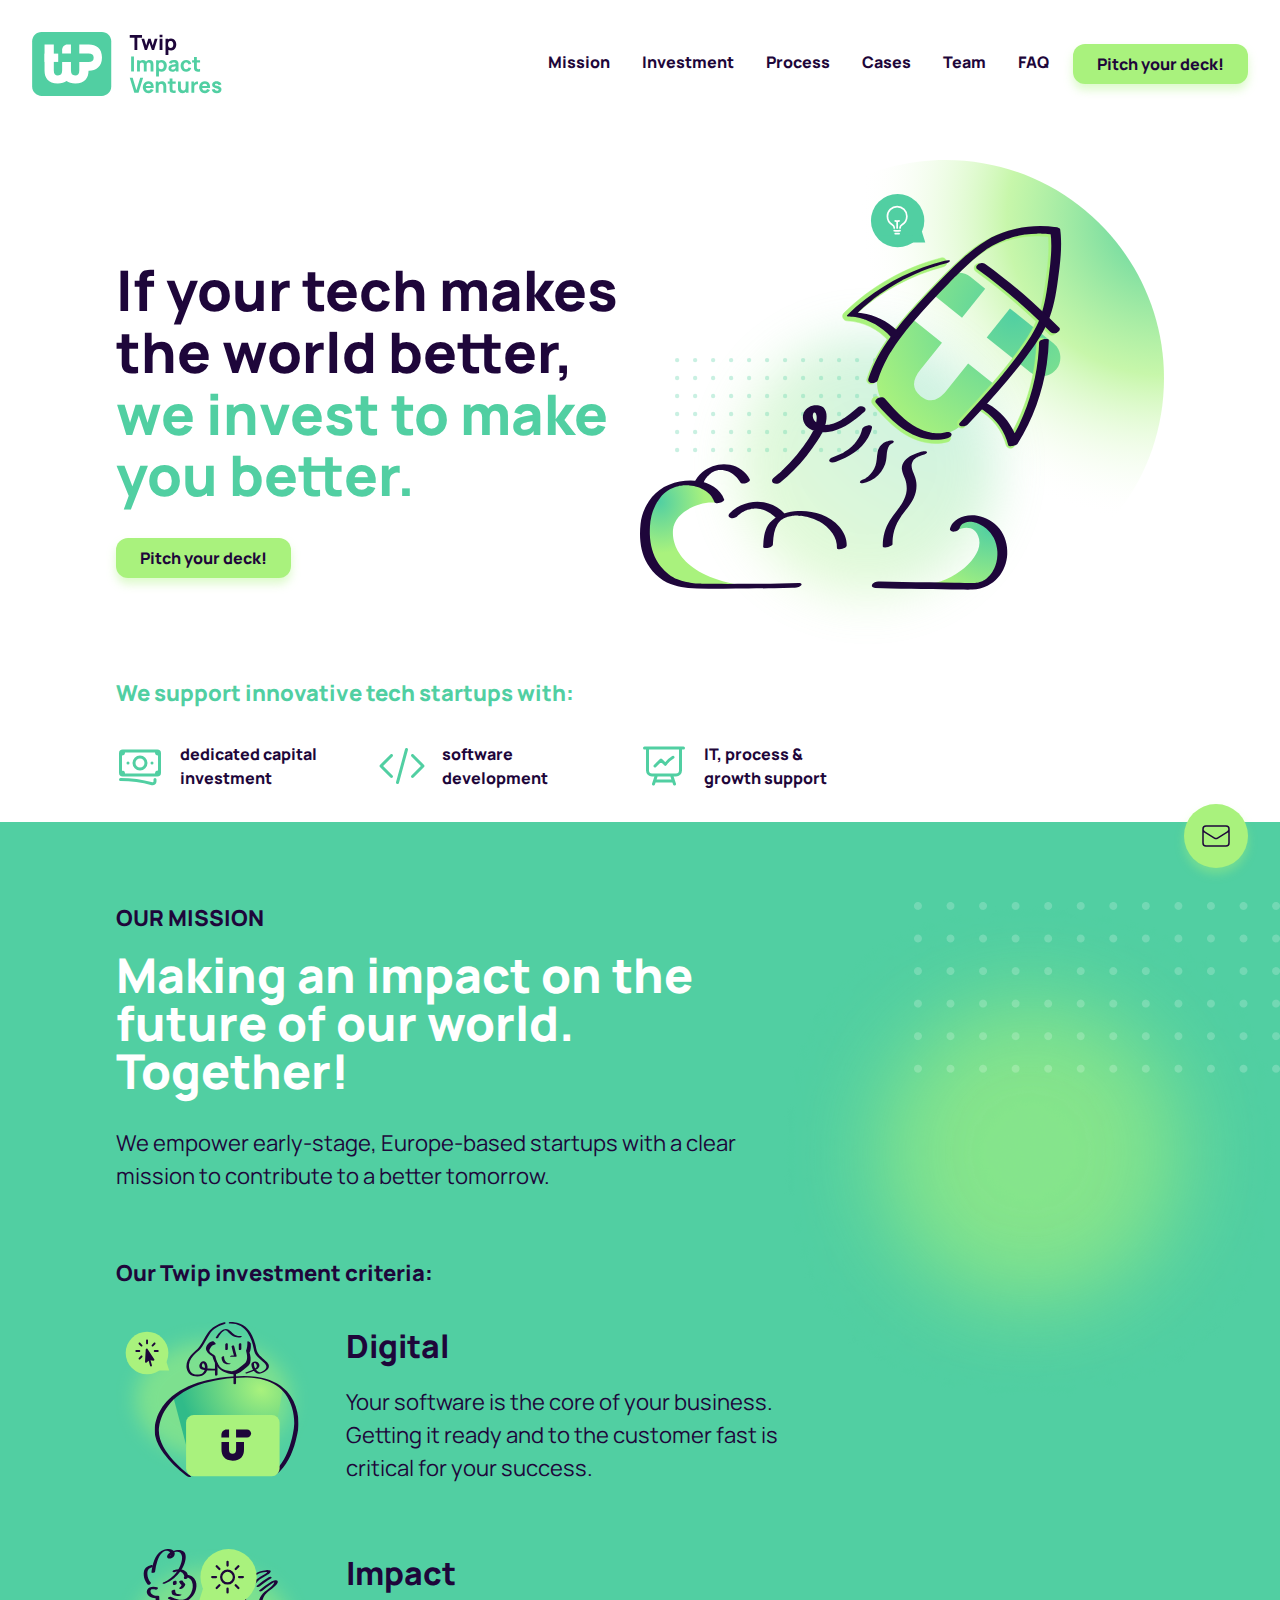
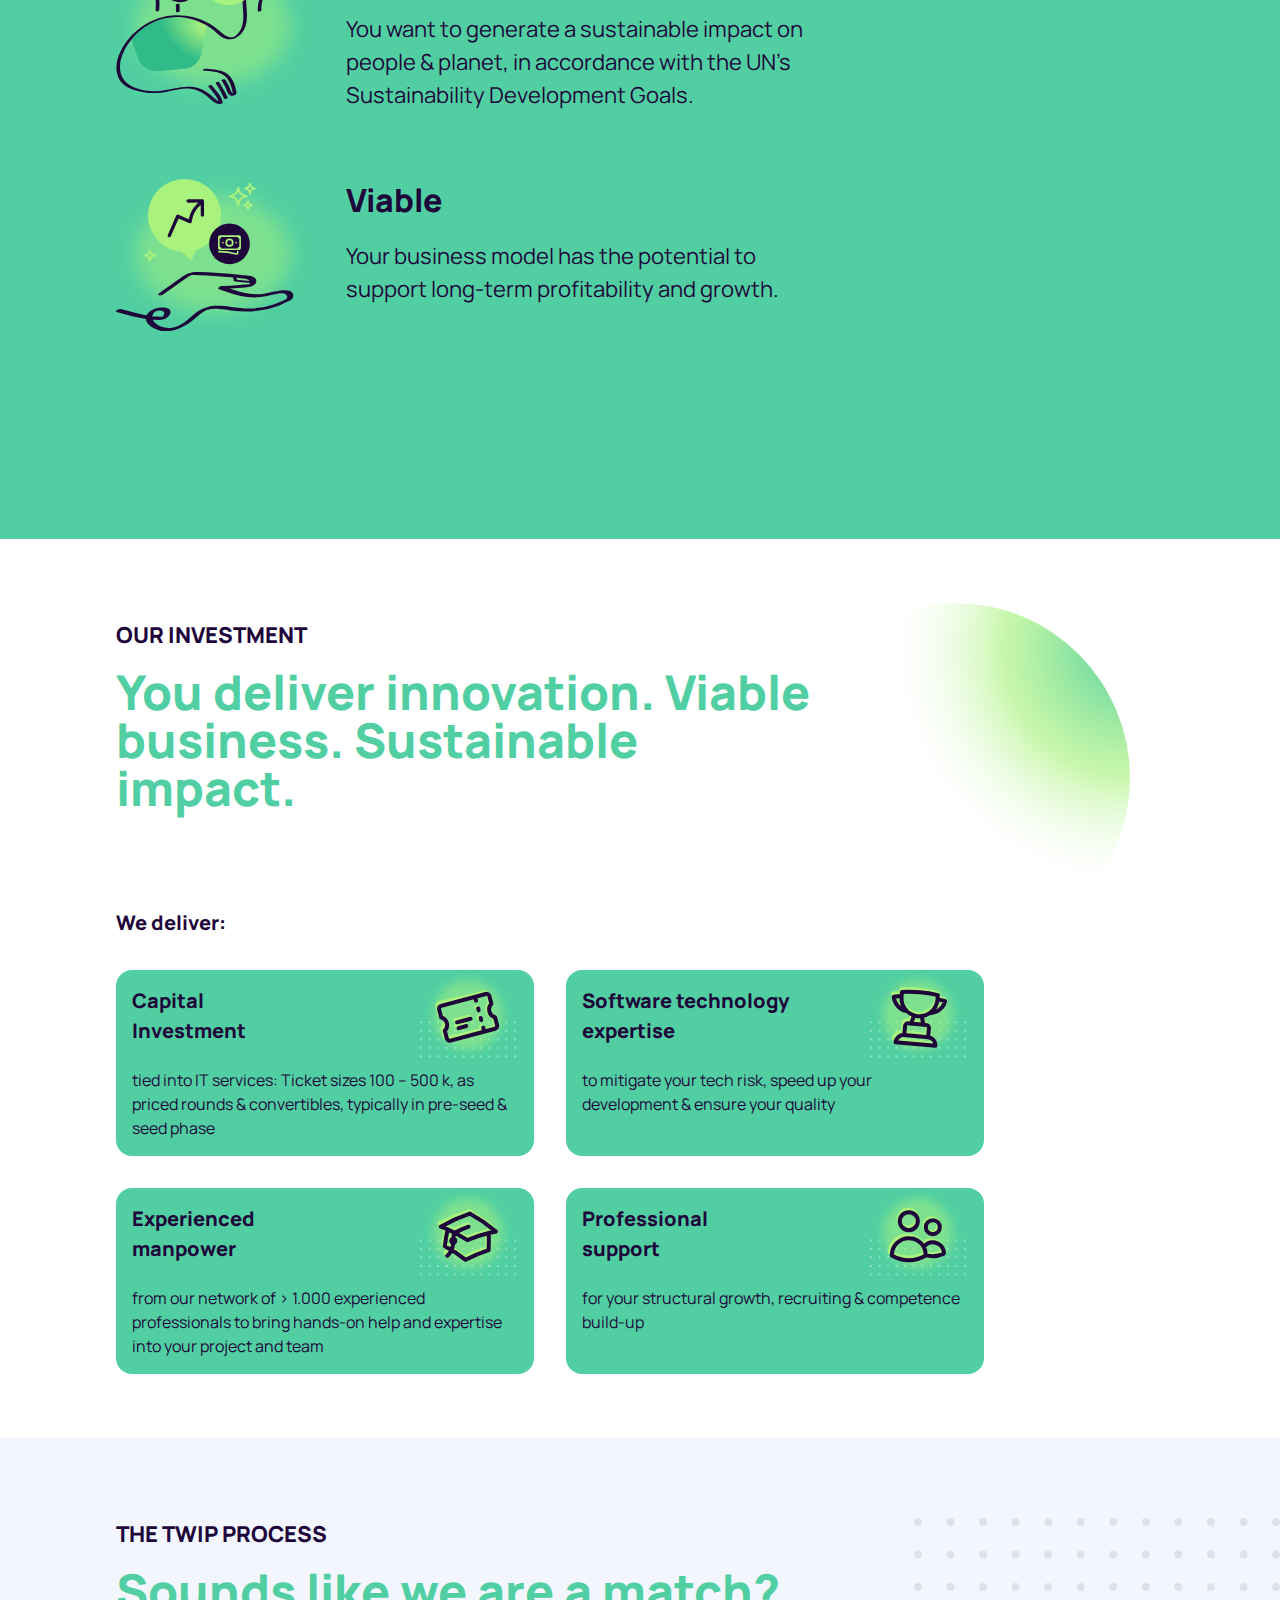
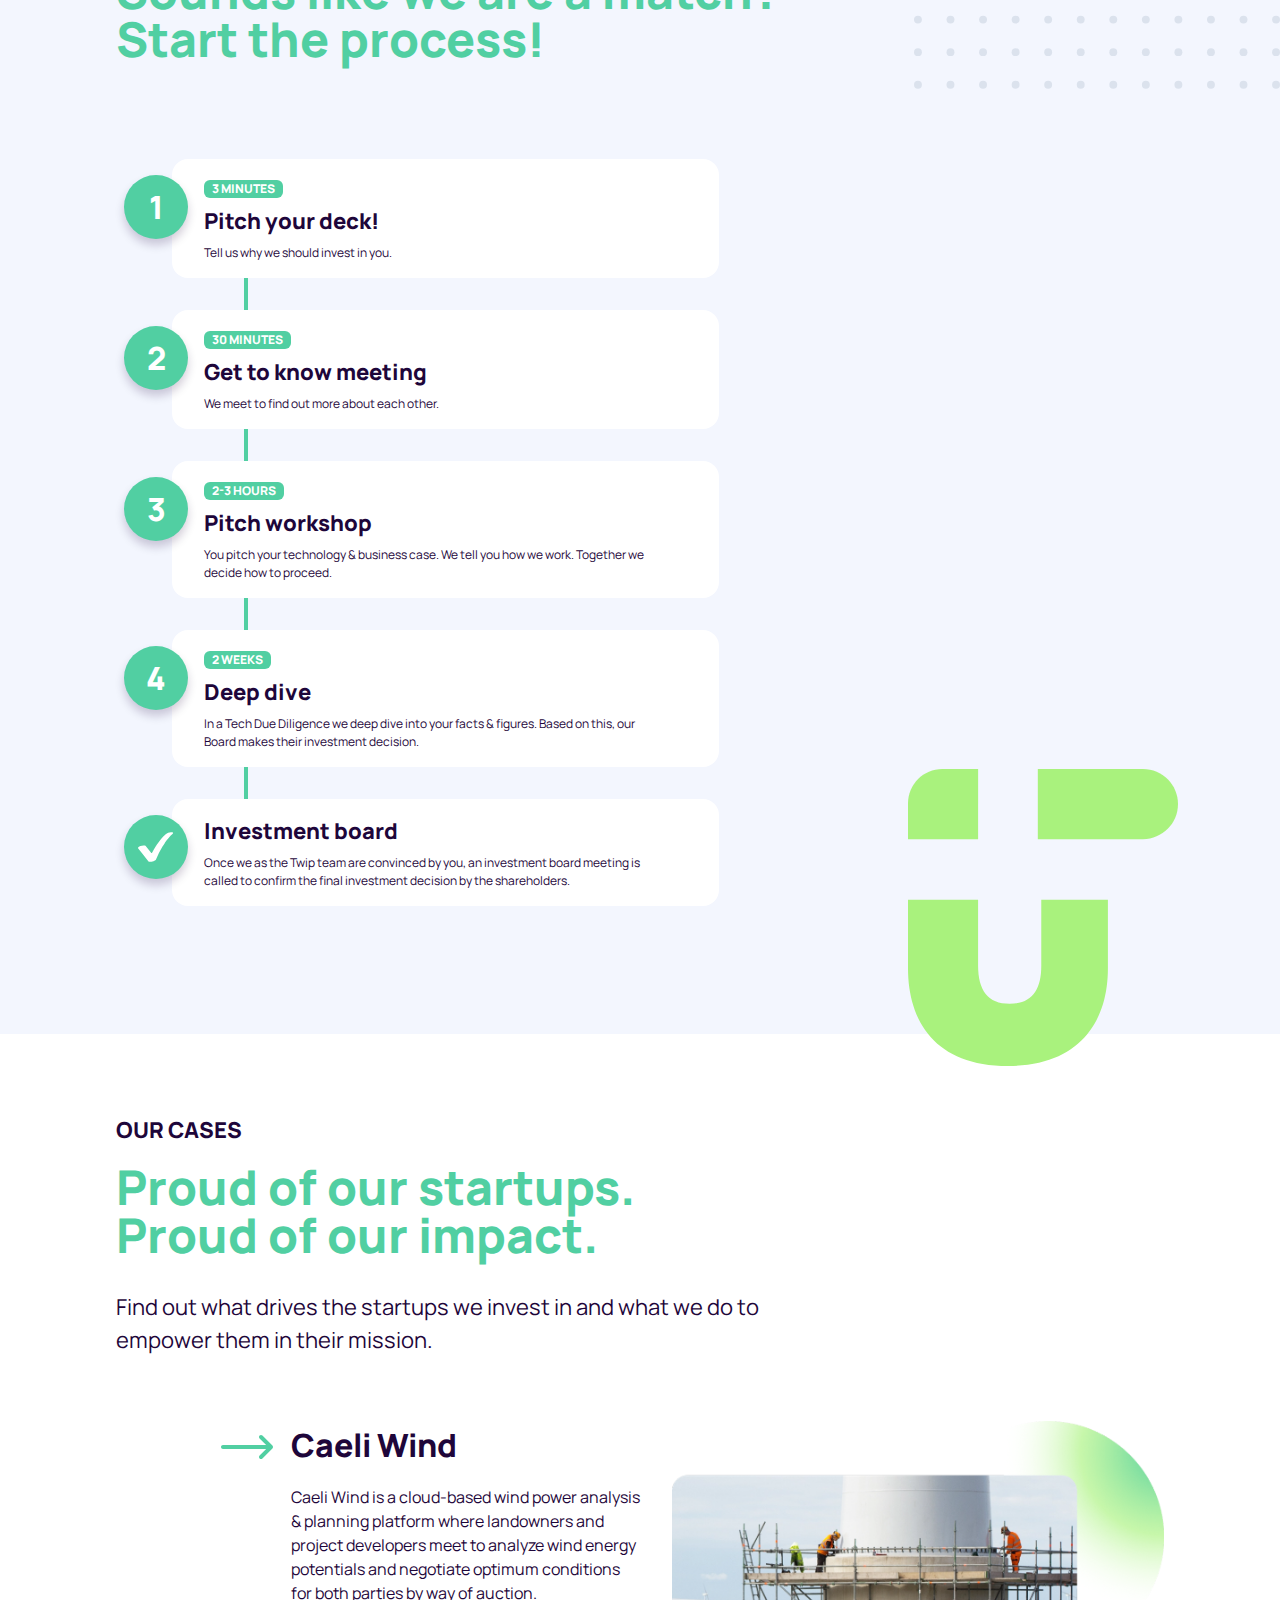
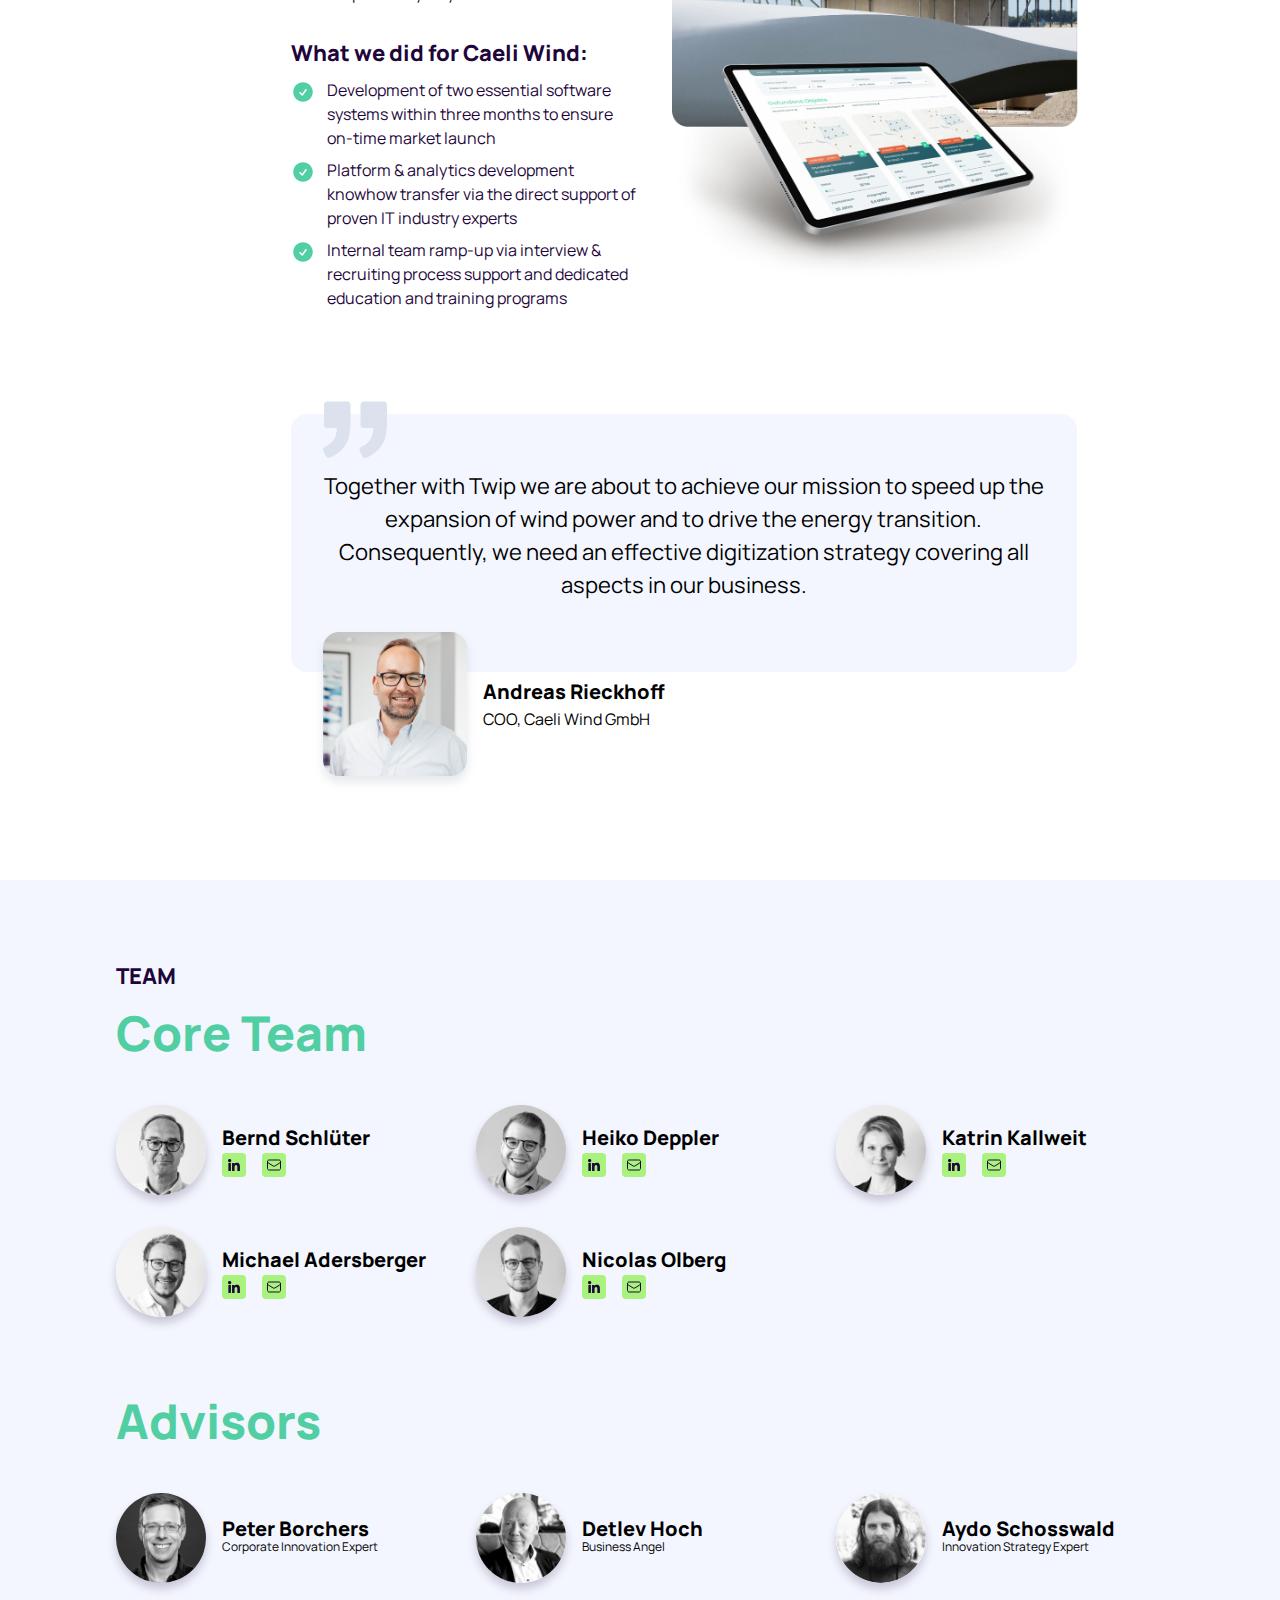
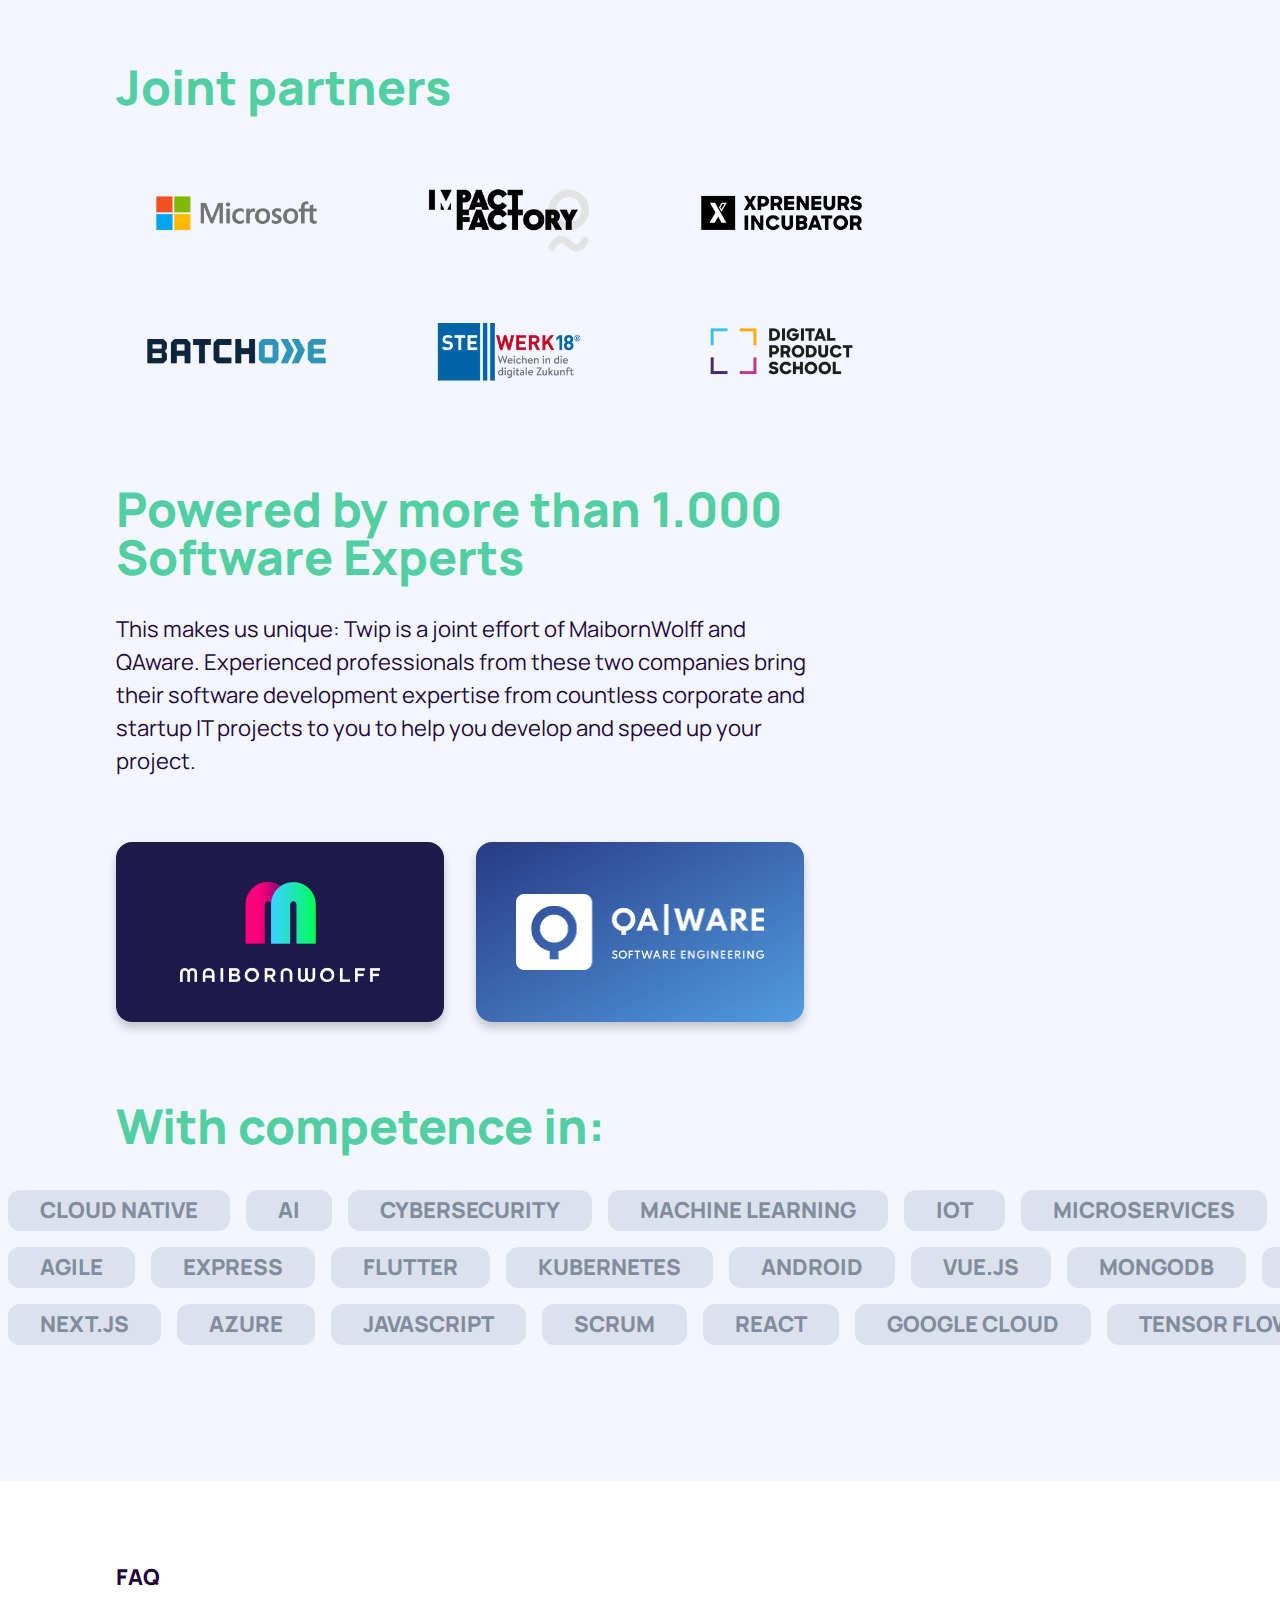
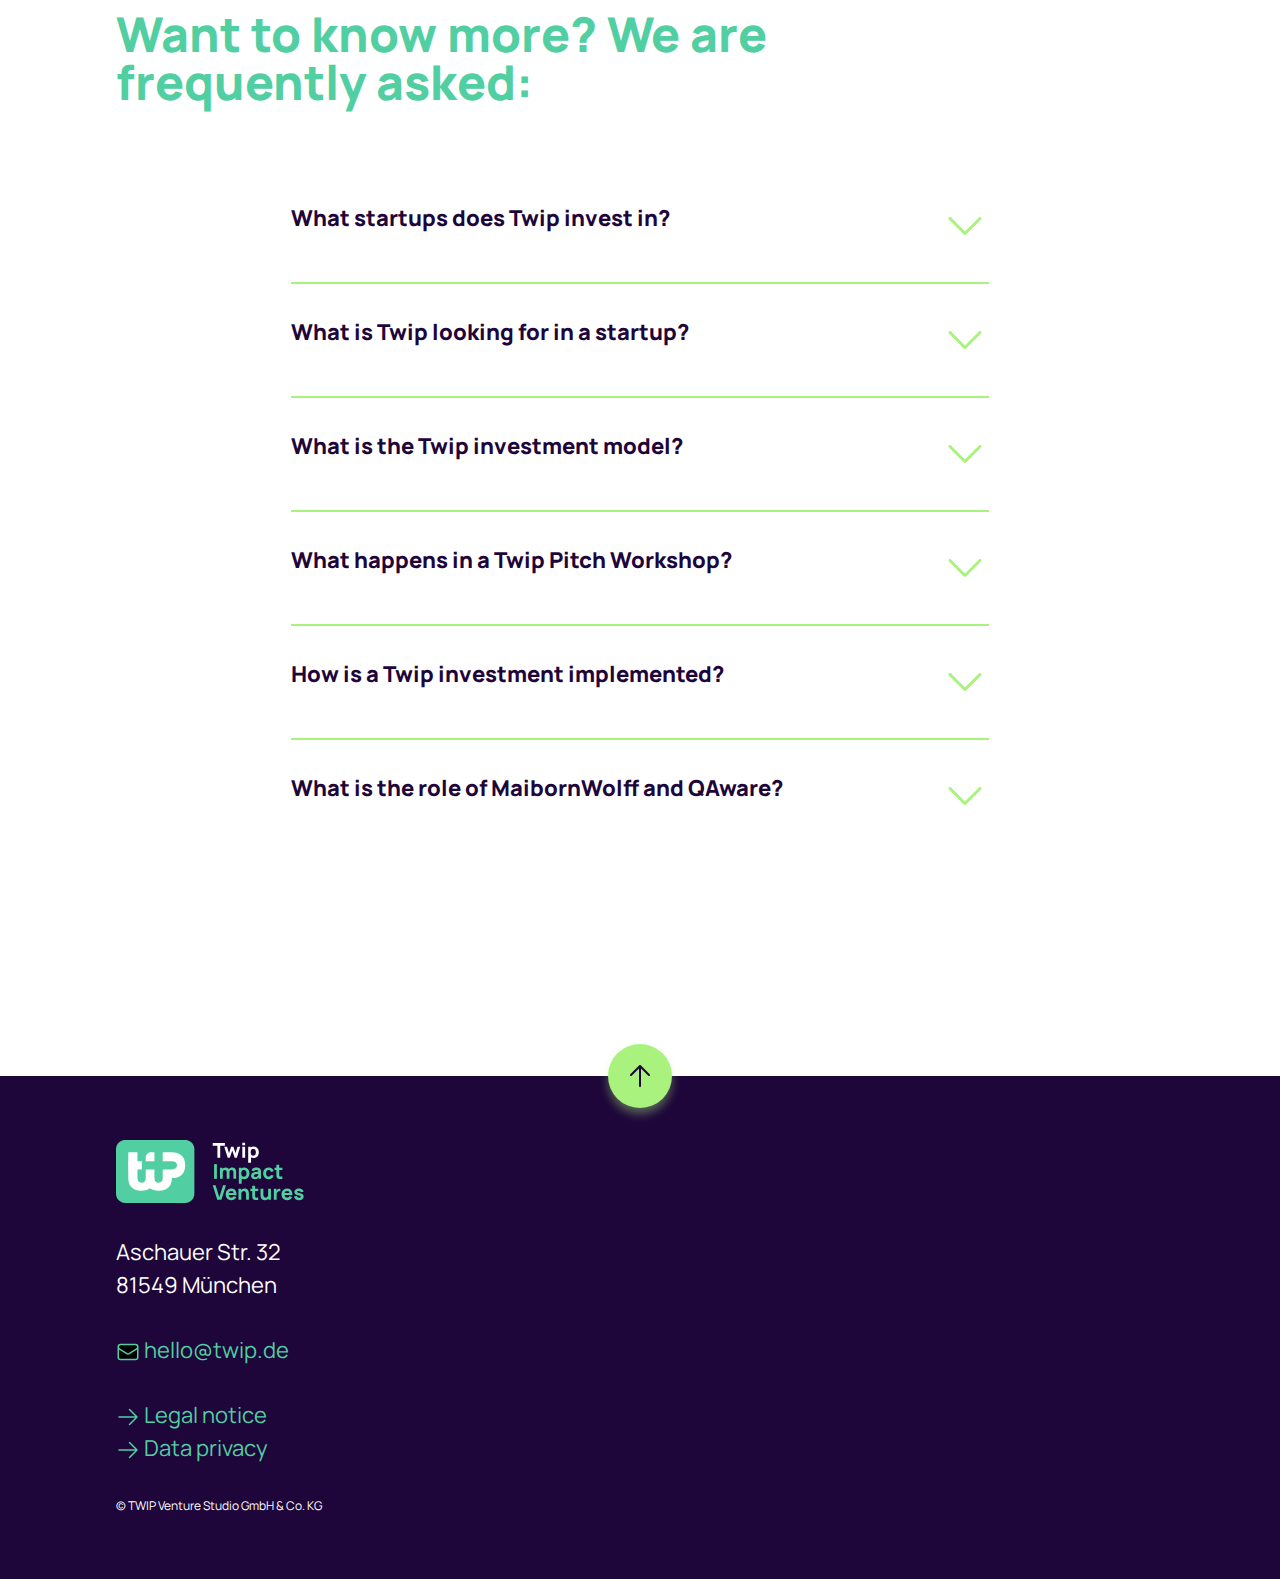
<file: index.html>
<!DOCTYPE html><html class="h-full scroll-smooth bg-white antialiased [font-feature-settings:'ss01'] js-focus-visible" lang="en" data-js-focus-visible=""><head><meta charset="utf-8"><meta name="viewport" content="width=device-width"><title>Twip Impact Ventures - IT investments in startups with an impact!</title><meta name="description" content="We empower early stage tech startups with software development, IT advisory and growth support. For a better tomorrow."><link rel="apple-touch-icon" sizes="180x180" href="/assets/favicon/apple-touch-icon.png"><link rel="icon" type="image/png" sizes="32x32" href="/assets/favicon/favicon-32x32.png"><link rel="icon" type="image/png" sizes="16x16" href="/assets/favicon/favicon-16x16.png"><link rel="manifest" href="/assets/favicon/site.webmanifest"><link rel="shortcut icon" href="/assets/favicon/favicon.ico"><link href="/assets/fonts/manropeFont.css" rel="stylesheet" type="text/css" media="all"><link href="/main.css" rel="stylesheet" type="text/css" media="all"></head><body class="flex h-full flex-col overflow-x-hidden"><div><a class="h-16 w-16 p-4 bg-tertiary rounded-full fixed right-8 bottom-8 z-40 shadow shadow-tertiary/40 transition transition-200 ease-linear hover:scale-105 hover:brightness-90 hover:shadow-hover hover:shadow-tertiary/60" title="Send us an email!" href="mailto:hello@twip.de?subject=Hi%20Twip"><svg class="stroke-secondary" viewBox="0 0 32 32" fill="none" xmlns="http://www.w3.org/2000/svg"><path d="M29 9V23C29 24.6569 27.6569 26 26 26H6C4.34315 26 3 24.6569 3 23V9M29 9C29 7.34315 27.6569 6 26 6H6C4.34315 6 3 7.34315 3 9M29 9V9.32361C29 10.3654 28.4595 11.3326 27.5723 11.8786L17.5723 18.0324C16.6081 18.6258 15.3919 18.6258 14.4277 18.0324L4.42771 11.8786C3.54047 11.3326 3 10.3654 3 9.32361V9" stroke-width="1.5" stroke-linecap="round" stroke-linejoin="round"/></svg></a></div><div><header id="header" class="pt-3 pb-5 lg:py-8 sticky top-0 z-50 bg-white"><div class="mx-auto px-4 sm:px-6 lg:px-8"><nav class="relative flex justify-between"><div class="flex flex-wrap lg:flex-nowrap items-center w-full lg:gap-x-4"><a aria-label="Home" href="#" title="Home" class="grow min-w-[90px]"><img src="/assets/img/twipLogo_brightBg.svg" alt="Twip Impact Ventures Logo" class="max-h-[42px] lg:max-h-[64px] max-w-[125px] lg:max-w-[190px] w-full"></a><div class="grow"></div><div class="lg:hidden flex"><div data-headlessui-state=""><button id="hamburger" class="relative z-10 flex h-8 w-8 items-center justify-center [&amp;:not(:focus-visible)]:focus:outline-none" aria-label="Toggle Navigation" type="button" aria-expanded="false" data-headlessui-state=""><span class="sr-only">Open menu</span> <svg class="toggle block h-8 w-8 fill-secondary" viewBox="0 0 32 20" fill="none" xmlns="http://www.w3.org/2000/svg"><rect x="16" y="16" width="16" height="4" rx="1"/><rect y="8" width="32" height="4" rx="1"/><rect x="8" width="24" height="4" rx="1"/></svg> <svg class="toggle hidden h-8 w-8 stroke-white" fill="none" viewBox="0 0 24 24" stroke-width="1.5" aria-hidden="true"><path stroke-linecap="round" stroke-linejoin="round" d="M6 18L18 6M6 6l12 12"/></svg></button></div></div><div id="menuItems" class="toggle hidden w-full lg:w-auto text-center text-2xl text-white lg:text-secondary font-extrabold lg:text-base lg:flex mt-3 lg:mt-0 lg:gap-x-4"><a class="block lg:inline-block py-3 lg:py-1 px-2" title="Mission" href="/#mission">Mission</a> <a class="block lg:inline-block py-3 lg:py-1 px-2" title="Investment" href="/#investment">Investment</a> <a class="block lg:inline-block py-3 lg:py-1 px-2" title="Process" href="/#process">Process</a> <a class="block lg:inline-block py-3 lg:py-1 px-2" title="Cases" href="/#cases">Cases</a> <a class="block lg:inline-block py-3 lg:py-1 px-2" title="Team" href="/#team">Team</a> <a class="block lg:inline-block py-3 lg:py-1 px-2" title="FAQ" href="/#faq">FAQ</a></div><div class="toggle hidden lg:flex w-full lg:w-auto text-center mt-9 lg:mt-0"><a class="lg:inline-block rounded-xl py-2 px-6 text-secondary bg-tertiary font-extrabold shadow shadow-tertiary/40 transition transition-200 ease-linear hover:scale-105 hover:brightness-90 hover:shadow-hover hover:shadow-tertiary/60" target="_blank" title="Drop your Pitchdeck" href="/droppitchdeck.html">Pitch your deck!</a></div></div></nav></div></header><script>//change Icon when Menu is opened
            function toggleMenu() {
                document.getElementById("header").classList.toggle("opened");
                const navToggle = document.getElementsByClassName("toggle");
                for (let i = 0; i < navToggle.length; i++) {
                    navToggle.item(i).classList.toggle("hidden");
                }
            }
            document.getElementById("hamburger").onclick = () => { toggleMenu();};
        
            //close Menu when Element is clicked
            document.querySelector("#menuItems").onclick = () => {
                if (document.getElementById("header").classList.contains("opened")) {
                    toggleMenu();
                }
            };
        
        
            // add data-scroll="0" to html element
            const debounce = (fn) => {
                let frame;
                return (...params) => {
                    if (frame) { 
                    cancelAnimationFrame(frame);
                    }
                    frame = requestAnimationFrame(() => {
                    fn(...params);
                    });
                } 
            };
            const storeScroll = () => {
                document.documentElement.dataset.scroll = window.scrollY;
            }
            document.addEventListener('scroll', debounce(storeScroll), { passive: true });
            storeScroll();
        
            //highlight current nav element
            window.addEventListener("scroll", navHighlighter);
            function navHighlighter() {
                let sections = document.querySelectorAll("section:has(span.sectionMarker)");
                let scrollY = window.pageYOffset;
                sections.forEach(current => {
                    const sectionHeight = current.offsetHeight;
                    const sectionTop = current.offsetTop - 120;
                    sectionId = current.querySelector("span.sectionMarker").getAttribute("id");
                    if (
                        scrollY > sectionTop &&
                        scrollY <= sectionTop + sectionHeight
                    ){
                        document.querySelector("#menuItems a[href*=" + sectionId + "]").classList.add("active");
                    } else {
                        document.querySelector("#menuItems a[href*=" + sectionId + "]").classList.remove("active");
                    }
                });
            }</script><main><div class="mx-auto max-w-1080 mb-8 px-4"><div class="grid grid-cols-1 md:grid-cols-2 items-center text-left"><div class="flex flex-col items-start gap-8 mt-8"><h1 class="text-4xl md:text-6xl font-extrabold text-secondary leading-[2.475rem] md:leading-[3.85rem]">If your tech makes<br>the world better,<br><span class="text-primary">we invest to make<br>you better.</span></h1><a class="rounded-xl py-2 px-6 text-secondary bg-tertiary font-extrabold shadow shadow-tertiary/40 transition transition-200 ease-linear hover:scale-105 hover:brightness-90 hover:shadow-hover hover:shadow-tertiary/60" target="_blank" title="Drop your Pitchdeck" href="/droppitchdeck.html">Pitch your deck!</a></div><div class="my-8"><img src="/assets/img/twip-hero-image.svg" alt="Hero image of a starting rocket"></div></div><div><h2 class="text-primary font-extrabold text-xl">We support innovative tech startups with:</h2><div class="grid grid-cols-1 md:grid-cols-2 lg:grid-cols-4 items-center text-left text-base font-normal mt-4 md:mt-8"><div class="flex items-center text-secondary"><div><svg class="stroke-primary w-12 h-12" viewBox="0 0 48 48" fill="none" xmlns="http://www.w3.org/2000/svg"><path d="M4.5 37.5C15.4344 37.5 26.0272 38.9625 36.0935 41.7024C37.5475 42.0982 39 41.0172 39 39.5103V37.5M7.5 9V10.5C7.5 11.3284 6.82843 12 6 12H4.5M4.5 12V11.25C4.5 10.0074 5.50736 9 6.75 9H40.5M4.5 12V30M40.5 9V10.5C40.5 11.3284 41.1716 12 42 12H43.5M40.5 9H41.25C42.4926 9 43.5 10.0074 43.5 11.25V30.75C43.5 31.9926 42.4926 33 41.25 33H40.5M43.5 30H42C41.1716 30 40.5 30.6716 40.5 31.5V33M40.5 33H7.5M7.5 33H6.75C5.50736 33 4.5 31.9926 4.5 30.75V30M7.5 33V31.5C7.5 30.6716 6.82843 30 6 30H4.5M30 21C30 24.3137 27.3137 27 24 27C20.6863 27 18 24.3137 18 21C18 17.6863 20.6863 15 24 15C27.3137 15 30 17.6863 30 21ZM36 21H36.015V21.015H36V21ZM12 21H12.015V21.015H12V21Z" stroke-width="3" stroke-linecap="round" stroke-linejoin="round"/></svg></div><div class="mx-4 my-1.5 lg:my-0 font-extrabold">dedicated capital<br>investment</div></div><div class="flex items-center text-secondary"><div><svg class="fill-primary w-12 h-12" viewBox="0 0 48 48" fill="none" xmlns="http://www.w3.org/2000/svg"><path fill-rule="evenodd" clip-rule="evenodd" d="M28.8947 6.05323C29.6939 6.2712 30.1651 7.09582 29.9471 7.89505L20.9471 40.8951C20.7292 41.6943 19.9046 42.1655 19.1053 41.9475C18.3061 41.7295 17.8349 40.9049 18.0529 40.1057L27.0529 7.1057C27.2708 6.30646 28.0954 5.83526 28.8947 6.05323ZM33.4393 12.4397C34.0251 11.8539 34.9749 11.8539 35.5607 12.4397L46.0607 22.9397C46.6464 23.5255 46.6464 24.4753 46.0607 25.061L35.5607 35.561C34.9749 36.1468 34.0251 36.1468 33.4393 35.561C32.8536 34.9753 32.8536 34.0255 33.4393 33.4397L42.8787 24.0004L33.4393 14.561C32.8536 13.9752 32.8536 13.0255 33.4393 12.4397ZM14.5607 12.4397C15.1464 13.0255 15.1464 13.9753 14.5607 14.561L5.12132 24.0004L14.5607 33.4397C15.1464 34.0255 15.1464 34.9753 14.5607 35.561C13.9749 36.1468 13.0251 36.1468 12.4393 35.561L1.93934 25.061C1.35355 24.4753 1.35355 23.5255 1.93934 22.9397L12.4393 12.4397C13.0251 11.8539 13.9749 11.8539 14.5607 12.4397Z"/></svg></div><div class="mx-4 my-1.5 lg:my-0 font-extrabold">software<br>development</div></div><div class="flex items-center text-secondary"><div><svg class="stroke-primary w-12 h-12" viewBox="0 0 48 48" fill="none" xmlns="http://www.w3.org/2000/svg"><path d="M7.5 6V28.5C7.5 30.9853 9.51472 33 12 33H16.5M7.5 6H4.5M7.5 6H40.5M40.5 6H43.5M40.5 6V28.5C40.5 30.9853 38.4853 33 36 33H31.5M16.5 33H31.5M16.5 33L14.5 39M31.5 33L33.5 39M33.5 39L34.5 42M33.5 39H14.5M14.5 39L13.5 42M15 24L21 18L25.2952 22.2952C27.3084 19.406 29.9408 16.9805 33 15.2108" stroke-width="3" stroke-linecap="round" stroke-linejoin="round"/></svg></div><div class="mx-4 my-1.5 lg:my-0 font-extrabold">IT, process &<br>growth support</div></div></div></div></div><section class="relative overflow-hidden bg-primary pt-10 md:pt-20 md:pb-28 sm:py-16"><span id="mission" class="sectionMarker absolute top-[-70px] md:top-[-100px]"></span><div class="absolute max-w-[85%] w-[500px] top-10 md:top-20 right-0"><img src="/assets/img/twip-mission-illustration.png" alt="Twip Dots Illustration"></div><div class="mx-auto max-w-1080 px-4 relative"><div class="grid grid-cols-1 md:grid-cols-12"><div class="col-span-8 uppercase text-secondary text-lg md:text-xl font-extrabold">Our Mission</div><div class="col-span-8 text-white mt-4 mb-4 md:mb-8 text-3.5xl md:text-5xl leading-[3rem] font-extrabold">Making an impact on the future of our world. Together!</div><div class="col-span-8 text-secondary text-lg md:text-xl">We empower early-stage, Europe-based startups with a clear mission to contribute to a better tomorrow.</div></div><div class="grid grid-cols-1 md:grid-cols-12"><div class="col-span-8 my-16"><div class="text-secondary font-extrabold text-xl">Our Twip investment criteria:</div><div class="grid grid-cols-1 md:grid-cols-[repeat(16,minmax(0,1fr))] gap-x-9 gap-y-5 py-8"><div class="col-span-7 md:col-span-5 max-w-[225px]"><img src="/assets/img/twip-mission-illustration-digital.svg" alt="Digital Illustration"></div><div class="col-span-11"><div class="text-2xl md:text-3.5xl font-extrabold text-secondary mb-2 md:mb-4">Digital</div><div class="text-base md:text-xl text-secondary">Your software is the core of your business. Getting it ready and to the customer fast is critical for your success.</div></div></div><div class="grid grid-cols-1 md:grid-cols-[repeat(16,minmax(0,1fr))] gap-x-9 gap-y-5 py-8"><div class="col-span-7 md:col-span-5 max-w-[225px]"><img src="/assets/img/twip-mission-illustration-impact.svg" alt="Impact Illustration"></div><div class="col-span-11"><div class="text-2xl md:text-3.5xl font-extrabold text-secondary mb-2 md:mb-4">Impact</div><div class="text-base md:text-xl text-secondary">You want to generate a sustainable impact on people & planet, in accordance with the UN’s Sustainability Development Goals.</div></div></div><div class="grid grid-cols-1 md:grid-cols-[repeat(16,minmax(0,1fr))] gap-x-9 gap-y-5 py-8"><div class="col-span-7 md:col-span-5 max-w-[225px]"><img src="/assets/img/twip-mission-illustration-viable.svg" alt="Viable Illustration"></div><div class="col-span-11"><div class="text-2xl md:text-3.5xl font-extrabold text-secondary mb-2 md:mb-4">Viable</div><div class="text-base md:text-xl text-secondary">Your business model has the potential to support long-term profitability and growth.</div></div></div></div></div></div></section><section class="relative overflow-hidden bg-white pt-10 md:pt-20 pb-28 sm:py-16"><span id="investment" class="sectionMarker absolute top-[-70px] md:top-[-100px]"></span><div class="absolute max-w-[85%] w-[500px] top-8 md:top-16 right-0"><img src="/assets/img/twip-planet.svg" alt="Twip Planet Illustration"></div><div class="mx-auto max-w-1080 px-4 relative"><div class="grid grid-cols-1 md:grid-cols-12"><div class="col-span-8 uppercase text-secondary text-lg md:text-xl font-extrabold">Our Investment</div><div class="col-span-8 text-primary mt-4 mb-4 md:mb-8 text-3.5xl md:text-5xl leading-[3rem] font-extrabold">You deliver innovation. Viable business. Sustainable impact.</div></div><div class="text-secondary font-extrabold text-xl md:text-lg mt-4 md:mt-16 mb-4 md:mb-8">We deliver:</div><div class="grid grid-cols-1 md:grid-cols-12 gap-4 md:gap-8 text-secondary"><div class="col-span-5 bg-primary min-h-[180px] rounded-2xl px-4 pb-4 flex flex-col gap-2"><div class="flex flex-row justify-between"><div class="pt-4 font-extrabold text-xl md:text-lg">Capital<br>Investment</div><div class="w-[100px]"><svg viewBox="0 0 100 90" fill="none" xmlns="http://www.w3.org/2000/svg"><g opacity="0.4"><circle cx="3.03503" cy="52.2699" r="1.03503" fill="white"/><circle cx="28.6522" cy="52.2699" r="1.03503" fill="white"/><circle cx="20.1136" cy="52.2699" r="1.03503" fill="white"/><circle cx="45.7299" cy="52.2699" r="1.03503" fill="white"/><circle cx="11.5729" cy="52.2699" r="1.03503" fill="white"/><circle cx="37.1918" cy="52.2699" r="1.03503" fill="white"/><circle cx="3.03503" cy="86.4261" r="1.03503" fill="white"/><circle cx="28.6522" cy="86.4261" r="1.03503" fill="white"/><circle cx="20.1136" cy="86.4261" r="1.03503" fill="white"/><circle cx="45.7299" cy="86.4261" r="1.03503" fill="white"/><circle cx="11.5729" cy="86.4261" r="1.03503" fill="white"/><circle cx="37.1918" cy="86.4261" r="1.03503" fill="white"/><circle cx="3.03503" cy="69.3475" r="1.03503" fill="white"/><circle cx="28.6522" cy="69.3475" r="1.03503" fill="white"/><circle cx="20.1136" cy="69.3475" r="1.03503" fill="white"/><circle cx="45.7299" cy="69.3475" r="1.03503" fill="white"/><circle cx="11.5729" cy="69.3475" r="1.03503" fill="white"/><circle cx="37.1918" cy="69.3475" r="1.03503" fill="white"/><circle cx="3.03503" cy="60.809" r="1.03503" fill="white"/><circle cx="28.6522" cy="60.809" r="1.03503" fill="white"/><circle cx="20.1136" cy="60.809" r="1.03503" fill="white"/><circle cx="45.7299" cy="60.809" r="1.03503" fill="white"/><circle cx="11.5729" cy="60.809" r="1.03503" fill="white"/><circle cx="37.1918" cy="60.809" r="1.03503" fill="white"/><circle cx="3.03503" cy="77.8866" r="1.03503" fill="white"/><circle cx="28.6522" cy="77.8866" r="1.03503" fill="white"/><circle cx="20.1136" cy="77.8866" r="1.03503" fill="white"/><circle cx="45.7299" cy="77.8866" r="1.03503" fill="white"/><circle cx="11.5729" cy="77.8866" r="1.03503" fill="white"/><circle cx="37.1918" cy="77.8866" r="1.03503" fill="white"/><circle cx="54.2701" cy="52.2699" r="1.03503" fill="white"/><circle cx="79.8876" cy="52.2699" r="1.03503" fill="white"/><circle cx="71.3483" cy="52.2699" r="1.03503" fill="white"/><circle cx="96.965" cy="52.2699" r="1.03503" fill="white"/><circle cx="62.808" cy="52.2699" r="1.03503" fill="white"/><circle cx="88.4271" cy="52.2699" r="1.03503" fill="white"/><circle cx="54.2701" cy="86.4261" r="1.03503" fill="white"/><circle cx="79.8876" cy="86.4261" r="1.03503" fill="white"/><circle cx="71.3483" cy="86.4261" r="1.03503" fill="white"/><circle cx="96.965" cy="86.4261" r="1.03503" fill="white"/><circle cx="62.808" cy="86.4261" r="1.03503" fill="white"/><circle cx="88.4271" cy="86.4261" r="1.03503" fill="white"/><circle cx="54.2701" cy="69.3475" r="1.03503" fill="white"/><circle cx="79.8876" cy="69.3475" r="1.03503" fill="white"/><circle cx="71.3483" cy="69.3475" r="1.03503" fill="white"/><circle cx="96.965" cy="69.3475" r="1.03503" fill="white"/><circle cx="62.808" cy="69.3475" r="1.03503" fill="white"/><circle cx="88.4271" cy="69.3475" r="1.03503" fill="white"/><circle cx="54.2701" cy="60.8085" r="1.03503" fill="white"/><circle cx="79.8876" cy="60.8085" r="1.03503" fill="white"/><circle cx="71.3483" cy="60.8085" r="1.03503" fill="white"/><circle cx="96.965" cy="60.8085" r="1.03503" fill="white"/><circle cx="62.808" cy="60.8085" r="1.03503" fill="white"/><circle cx="88.4271" cy="60.8085" r="1.03503" fill="white"/><circle cx="54.2701" cy="77.8871" r="1.03503" fill="white"/><circle cx="79.8876" cy="77.8871" r="1.03503" fill="white"/><circle cx="71.3483" cy="77.8871" r="1.03503" fill="white"/><circle cx="96.965" cy="77.8871" r="1.03503" fill="white"/><circle cx="62.808" cy="77.8871" r="1.03503" fill="white"/><circle cx="88.4271" cy="77.8871" r="1.03503" fill="white"/></g><g opacity="0.5" filter="url(#filter0_f_262_5549)"><circle cx="50" cy="45" r="35" fill="#A9F27D"/></g><g clip-path="url(#clip0_262_5549)"><path d="M56.1422 26.9661L56.5997 28.9131M58.4299 36.7009L58.8874 38.6479M60.7176 46.4357L61.1751 48.3827M63.0053 56.1705L63.4628 58.1175M36.8965 49.9792L50.5252 46.7764M38.2691 55.8201L46.057 53.99M21.6128 33.0261C19.9999 33.4051 18.9997 35.0199 19.3787 36.6328L21.2249 44.4891C23.8692 45.2886 26.0267 47.4374 26.7042 50.32C27.3816 53.2026 26.4069 56.0874 24.3956 57.981L26.2418 65.8373C26.6208 67.4502 28.2356 68.4504 29.8485 68.0714L74.6286 57.548C76.2416 57.1689 77.2418 55.5541 76.8628 53.9412L75.0165 46.085C72.3723 45.2855 70.2147 43.1367 69.5373 40.2541C68.8599 37.3715 69.8346 34.4866 71.8459 32.593L69.9997 24.7368C69.6206 23.1239 68.0058 22.1236 66.3929 22.5027L21.6128 33.0261Z" stroke="#A9F27D" stroke-width="4" stroke-linecap="round" stroke-linejoin="round"/></g><g clip-path="url(#clip1_262_5549)"><path d="M57.549 28.7232L58.0666 30.655M60.1372 38.3825L60.6548 40.3143M62.7254 48.0417L63.243 49.9736M65.3136 57.701L65.8312 59.6328M39.0255 52.3215L52.5485 48.698M40.5784 58.1171L48.3058 56.0465M23.2239 35.85C21.6236 36.2788 20.6738 37.9238 21.1026 39.5242L23.1914 47.3195C25.8591 48.0367 28.0822 50.1176 28.8486 52.9779C29.615 55.8381 28.7302 58.7518 26.7785 60.7067L28.8672 68.502C29.296 70.1024 30.941 71.0522 32.5414 70.6233L76.974 58.7177C78.5744 58.2888 79.5242 56.6438 79.0953 55.0434L77.0066 47.2482C74.3389 46.5309 72.1158 44.45 71.3494 41.5898C70.583 38.7296 71.4678 35.8159 73.4195 33.8609L71.3308 26.0657C70.9019 24.4653 69.2569 23.5155 67.6565 23.9443L23.2239 35.85Z" stroke="#1E063A" stroke-width="4" stroke-linecap="round" stroke-linejoin="round"/></g><defs><filter id="filter0_f_262_5549" x="5" y="0" width="90" height="90" filterUnits="userSpaceOnUse" color-interpolation-filters="sRGB"><feFlood flood-opacity="0" result="BackgroundImageFix"/><feBlend mode="normal" in="SourceGraphic" in2="BackgroundImageFix" result="shape"/><feGaussianBlur stdDeviation="5" result="effect1_foregroundBlur_262_5549"/></filter><clipPath id="clip0_262_5549"><rect width="64" height="64" fill="white" transform="translate(9.52832 22.1694) rotate(-13.2247)"/></clipPath><clipPath id="clip1_262_5549"><rect width="64" height="64" fill="white" transform="translate(10.8086 25.3726) rotate(-15)"/></clipPath></defs></svg></div></div><div class="text-base">tied into IT services: Ticket sizes 100 – 500 k, as priced rounds & convertibles, typically in pre-seed & seed phase</div></div><div class="col-span-5 bg-primary min-h-[180px] rounded-2xl px-4 pb-4 flex flex-col gap-2"><div class="flex flex-row justify-between"><div class="pt-4 font-extrabold text-xl md:text-lg">Software technology<br>expertise</div><div class="w-[100px]"><svg viewBox="0 0 100 90" fill="none" xmlns="http://www.w3.org/2000/svg"><g opacity="0.4"><circle cx="3.03503" cy="52.2699" r="1.03503" fill="white"/><circle cx="28.6522" cy="52.2699" r="1.03503" fill="white"/><circle cx="20.1136" cy="52.2699" r="1.03503" fill="white"/><circle cx="45.7299" cy="52.2699" r="1.03503" fill="white"/><circle cx="11.5729" cy="52.2699" r="1.03503" fill="white"/><circle cx="37.1918" cy="52.2699" r="1.03503" fill="white"/><circle cx="3.03503" cy="86.4261" r="1.03503" fill="white"/><circle cx="28.6522" cy="86.4261" r="1.03503" fill="white"/><circle cx="20.1136" cy="86.4261" r="1.03503" fill="white"/><circle cx="45.7299" cy="86.4261" r="1.03503" fill="white"/><circle cx="11.5729" cy="86.4261" r="1.03503" fill="white"/><circle cx="37.1918" cy="86.4261" r="1.03503" fill="white"/><circle cx="3.03503" cy="69.3475" r="1.03503" fill="white"/><circle cx="28.6522" cy="69.3475" r="1.03503" fill="white"/><circle cx="20.1136" cy="69.3475" r="1.03503" fill="white"/><circle cx="45.7299" cy="69.3475" r="1.03503" fill="white"/><circle cx="11.5729" cy="69.3475" r="1.03503" fill="white"/><circle cx="37.1918" cy="69.3475" r="1.03503" fill="white"/><circle cx="3.03503" cy="60.809" r="1.03503" fill="white"/><circle cx="28.6522" cy="60.809" r="1.03503" fill="white"/><circle cx="20.1136" cy="60.809" r="1.03503" fill="white"/><circle cx="45.7299" cy="60.809" r="1.03503" fill="white"/><circle cx="11.5729" cy="60.809" r="1.03503" fill="white"/><circle cx="37.1918" cy="60.809" r="1.03503" fill="white"/><circle cx="3.03503" cy="77.8866" r="1.03503" fill="white"/><circle cx="28.6522" cy="77.8866" r="1.03503" fill="white"/><circle cx="20.1136" cy="77.8866" r="1.03503" fill="white"/><circle cx="45.7299" cy="77.8866" r="1.03503" fill="white"/><circle cx="11.5729" cy="77.8866" r="1.03503" fill="white"/><circle cx="37.1918" cy="77.8866" r="1.03503" fill="white"/><circle cx="54.2701" cy="52.2699" r="1.03503" fill="white"/><circle cx="79.8876" cy="52.2699" r="1.03503" fill="white"/><circle cx="71.3483" cy="52.2699" r="1.03503" fill="white"/><circle cx="96.965" cy="52.2699" r="1.03503" fill="white"/><circle cx="62.808" cy="52.2699" r="1.03503" fill="white"/><circle cx="88.4271" cy="52.2699" r="1.03503" fill="white"/><circle cx="54.2701" cy="86.4261" r="1.03503" fill="white"/><circle cx="79.8876" cy="86.4261" r="1.03503" fill="white"/><circle cx="71.3483" cy="86.4261" r="1.03503" fill="white"/><circle cx="96.965" cy="86.4261" r="1.03503" fill="white"/><circle cx="62.808" cy="86.4261" r="1.03503" fill="white"/><circle cx="88.4271" cy="86.4261" r="1.03503" fill="white"/><circle cx="54.2701" cy="69.3475" r="1.03503" fill="white"/><circle cx="79.8876" cy="69.3475" r="1.03503" fill="white"/><circle cx="71.3483" cy="69.3475" r="1.03503" fill="white"/><circle cx="96.965" cy="69.3475" r="1.03503" fill="white"/><circle cx="62.808" cy="69.3475" r="1.03503" fill="white"/><circle cx="88.4271" cy="69.3475" r="1.03503" fill="white"/><circle cx="54.2701" cy="60.8085" r="1.03503" fill="white"/><circle cx="79.8876" cy="60.8085" r="1.03503" fill="white"/><circle cx="71.3483" cy="60.8085" r="1.03503" fill="white"/><circle cx="96.965" cy="60.8085" r="1.03503" fill="white"/><circle cx="62.808" cy="60.8085" r="1.03503" fill="white"/><circle cx="88.4271" cy="60.8085" r="1.03503" fill="white"/><circle cx="54.2701" cy="77.8871" r="1.03503" fill="white"/><circle cx="79.8876" cy="77.8871" r="1.03503" fill="white"/><circle cx="71.3483" cy="77.8871" r="1.03503" fill="white"/><circle cx="96.965" cy="77.8871" r="1.03503" fill="white"/><circle cx="62.808" cy="77.8871" r="1.03503" fill="white"/><circle cx="88.4271" cy="77.8871" r="1.03503" fill="white"/></g><g opacity="0.5" filter="url(#filter0_f_262_5834)"><circle cx="50" cy="45" r="35" fill="#A9F27D"/></g><g clip-path="url(#clip0_262_5834)"><path d="M58.3408 64.9072L34.5084 62.0758M58.3408 64.9072C62.7283 65.4285 65.8624 69.4077 65.3412 73.7952L25.6205 69.0761C26.1418 64.6887 30.121 61.5545 34.5084 62.0758M58.3408 64.9072L59.4026 55.9701C59.5981 54.3248 58.4228 52.8326 56.7775 52.6371L54.4694 52.3629M34.5084 62.0758L35.5702 53.1386C35.7657 51.4934 37.2579 50.318 38.9032 50.5135L41.2113 50.7877M54.4694 52.3629L41.2113 50.7877M54.4694 52.3629C53.3177 49.6852 52.7387 46.7246 52.8685 43.6538M41.2113 50.7877C42.9584 48.4544 44.2149 45.7119 44.8083 42.6962M33.1164 22.9352C30.4703 23.0044 27.8409 23.1581 25.2311 23.3938C25.5844 30.5991 30.7872 36.7743 37.955 38.2567M33.1164 22.9352L33.0334 23.6333C32.3703 29.2148 34.3365 34.5027 37.955 38.2567M33.1164 22.9352L33.5932 18.9222C39.5309 18.7941 45.5488 19.078 51.6156 19.7988C57.6824 20.5195 63.5993 21.6536 69.3417 23.1693L68.865 27.1823M37.955 38.2567C39.8379 40.2101 42.1682 41.7482 44.8083 42.6962M68.865 27.1823L68.782 27.8805C68.1189 33.4619 64.9685 38.142 60.5711 40.9437M68.865 27.1823C71.4212 27.8696 73.9414 28.6351 76.4233 29.4758C74.3916 36.3977 67.8867 41.1819 60.5711 40.9437M60.5711 40.9437C58.283 42.4015 55.6572 43.3508 52.8685 43.6538M52.8685 43.6538C51.5378 43.7984 50.17 43.7958 48.7842 43.6312C47.3983 43.4665 46.068 43.1485 44.8083 42.6962" stroke="#A9F27D" stroke-width="4" stroke-linecap="round" stroke-linejoin="round"/></g><path d="M60.1288 67.1582L36.2201 65.0664M60.1288 67.1582C64.5302 67.5432 67.7862 71.4235 67.4011 75.825L27.5533 72.3387C27.9384 67.9373 31.8186 64.6814 36.2201 65.0664M60.1288 67.1582L60.9132 58.1924C61.0576 56.5419 59.8366 55.0868 58.1861 54.9424L55.8705 54.7398M36.2201 65.0664L37.0045 56.1007C37.1489 54.4501 38.604 53.2292 40.2546 53.3736L42.5701 53.5761M55.8705 54.7398L42.5701 53.5761M55.8705 54.7398C54.6365 52.0991 53.9661 49.1579 54.0006 46.0845M42.5701 53.5761C44.244 51.1898 45.4149 48.4097 45.9146 45.377M33.6161 25.9877C30.9734 26.1389 28.35 26.3739 25.7489 26.6905C26.3252 33.8813 31.7168 39.8923 38.9271 41.152M33.6161 25.9877L33.5549 26.6881C33.065 32.2875 35.194 37.5119 38.9271 41.152M33.6161 25.9877L33.9683 21.9619C39.8992 21.6499 45.9231 21.7473 52.0093 22.2797C58.0955 22.8122 64.0447 23.7624 69.8314 25.0995L69.4791 29.1253M38.9271 41.152C40.8696 43.0462 43.2464 44.5113 45.9146 45.377M69.4791 29.1253L69.4179 29.8257C68.928 35.4251 65.9241 40.2005 61.6156 43.137M69.4791 29.1253C72.0554 29.7331 74.5982 30.4201 77.1049 31.1835C75.2886 38.1651 68.9351 43.1485 61.6156 43.137M61.6156 43.137C59.3737 44.6651 56.7786 45.6952 54.0006 46.0845M54.0006 46.0845C52.675 46.2702 51.3079 46.31 49.9176 46.1884C48.5273 46.0668 47.1877 45.7901 45.9146 45.377" stroke="#1E063A" stroke-width="4" stroke-linecap="round" stroke-linejoin="round"/><defs><filter id="filter0_f_262_5834" x="5" y="0" width="90" height="90" filterUnits="userSpaceOnUse" color-interpolation-filters="sRGB"><feFlood flood-opacity="0" result="BackgroundImageFix"/><feBlend mode="normal" in="SourceGraphic" in2="BackgroundImageFix" result="shape"/><feGaussianBlur stdDeviation="5" result="effect1_foregroundBlur_262_5834"/></filter><clipPath id="clip0_262_5834"><rect width="64" height="64" fill="white" transform="translate(20.5461 10.0654) rotate(6.77533)"/></clipPath></defs></svg></div></div><div class="text-base">to mitigate your tech risk, speed up your development & ensure your quality</div></div><div class="col-span-5 bg-primary min-h-[180px] rounded-2xl px-4 pb-4 flex flex-col gap-2"><div class="flex flex-row justify-between"><div class="pt-4 font-extrabold text-xl md:text-lg">Experienced<br>manpower</div><div class="w-[100px]"><svg viewBox="0 0 100 90" fill="none" xmlns="http://www.w3.org/2000/svg"><g opacity="0.4"><circle cx="3.03503" cy="52.2699" r="1.03503" fill="white"/><circle cx="28.6522" cy="52.2699" r="1.03503" fill="white"/><circle cx="20.1136" cy="52.2699" r="1.03503" fill="white"/><circle cx="45.7299" cy="52.2699" r="1.03503" fill="white"/><circle cx="11.5729" cy="52.2699" r="1.03503" fill="white"/><circle cx="37.1918" cy="52.2699" r="1.03503" fill="white"/><circle cx="3.03503" cy="86.4261" r="1.03503" fill="white"/><circle cx="28.6522" cy="86.4261" r="1.03503" fill="white"/><circle cx="20.1136" cy="86.4261" r="1.03503" fill="white"/><circle cx="45.7299" cy="86.4261" r="1.03503" fill="white"/><circle cx="11.5729" cy="86.4261" r="1.03503" fill="white"/><circle cx="37.1918" cy="86.4261" r="1.03503" fill="white"/><circle cx="3.03503" cy="69.3475" r="1.03503" fill="white"/><circle cx="28.6522" cy="69.3475" r="1.03503" fill="white"/><circle cx="20.1136" cy="69.3475" r="1.03503" fill="white"/><circle cx="45.7299" cy="69.3475" r="1.03503" fill="white"/><circle cx="11.5729" cy="69.3475" r="1.03503" fill="white"/><circle cx="37.1918" cy="69.3475" r="1.03503" fill="white"/><circle cx="3.03503" cy="60.809" r="1.03503" fill="white"/><circle cx="28.6522" cy="60.809" r="1.03503" fill="white"/><circle cx="20.1136" cy="60.809" r="1.03503" fill="white"/><circle cx="45.7299" cy="60.809" r="1.03503" fill="white"/><circle cx="11.5729" cy="60.809" r="1.03503" fill="white"/><circle cx="37.1918" cy="60.809" r="1.03503" fill="white"/><circle cx="3.03503" cy="77.8866" r="1.03503" fill="white"/><circle cx="28.6522" cy="77.8866" r="1.03503" fill="white"/><circle cx="20.1136" cy="77.8866" r="1.03503" fill="white"/><circle cx="45.7299" cy="77.8866" r="1.03503" fill="white"/><circle cx="11.5729" cy="77.8866" r="1.03503" fill="white"/><circle cx="37.1918" cy="77.8866" r="1.03503" fill="white"/><circle cx="54.2701" cy="52.2699" r="1.03503" fill="white"/><circle cx="79.8876" cy="52.2699" r="1.03503" fill="white"/><circle cx="71.3483" cy="52.2699" r="1.03503" fill="white"/><circle cx="96.965" cy="52.2699" r="1.03503" fill="white"/><circle cx="62.808" cy="52.2699" r="1.03503" fill="white"/><circle cx="88.4271" cy="52.2699" r="1.03503" fill="white"/><circle cx="54.2701" cy="86.4261" r="1.03503" fill="white"/><circle cx="79.8876" cy="86.4261" r="1.03503" fill="white"/><circle cx="71.3483" cy="86.4261" r="1.03503" fill="white"/><circle cx="96.965" cy="86.4261" r="1.03503" fill="white"/><circle cx="62.808" cy="86.4261" r="1.03503" fill="white"/><circle cx="88.4271" cy="86.4261" r="1.03503" fill="white"/><circle cx="54.2701" cy="69.3475" r="1.03503" fill="white"/><circle cx="79.8876" cy="69.3475" r="1.03503" fill="white"/><circle cx="71.3483" cy="69.3475" r="1.03503" fill="white"/><circle cx="96.965" cy="69.3475" r="1.03503" fill="white"/><circle cx="62.808" cy="69.3475" r="1.03503" fill="white"/><circle cx="88.4271" cy="69.3475" r="1.03503" fill="white"/><circle cx="54.2701" cy="60.8085" r="1.03503" fill="white"/><circle cx="79.8876" cy="60.8085" r="1.03503" fill="white"/><circle cx="71.3483" cy="60.8085" r="1.03503" fill="white"/><circle cx="96.965" cy="60.8085" r="1.03503" fill="white"/><circle cx="62.808" cy="60.8085" r="1.03503" fill="white"/><circle cx="88.4271" cy="60.8085" r="1.03503" fill="white"/><circle cx="54.2701" cy="77.8871" r="1.03503" fill="white"/><circle cx="79.8876" cy="77.8871" r="1.03503" fill="white"/><circle cx="71.3483" cy="77.8871" r="1.03503" fill="white"/><circle cx="96.965" cy="77.8871" r="1.03503" fill="white"/><circle cx="62.808" cy="77.8871" r="1.03503" fill="white"/><circle cx="88.4271" cy="77.8871" r="1.03503" fill="white"/></g><g opacity="0.5" filter="url(#filter0_f_262_5905)"><circle cx="50" cy="45" r="35" fill="#A9F27D"/></g><g clip-path="url(#clip0_262_5905)"><path d="M28.633 38.2745C27.2559 43.7074 26.1515 49.263 25.3365 54.928C32.6248 59.0409 39.4528 63.8277 45.7465 69.1945C53.1224 65.4518 60.882 62.398 68.9311 60.1073C69.4661 54.4091 69.6941 48.7494 69.6283 43.1451M28.633 38.2745C26.4067 37.2196 24.145 36.2225 21.8496 35.2855C31.1592 30.2826 40.9941 26.1832 51.2242 23.0894C60.4447 28.494 69.0452 34.7837 76.9235 41.8286C74.4723 42.2017 72.0399 42.6411 69.6283 43.1451M28.633 38.2745C35.4648 41.5118 41.9632 45.2941 48.0794 49.5595C55.0246 46.846 62.2283 44.6915 69.6283 43.1451M33.7016 51.91C34.7984 52.0403 35.7932 51.2567 35.9235 50.1599C36.0538 49.063 35.2703 48.0682 34.1735 47.9379C33.0766 47.8076 32.0818 48.5911 31.9515 49.688C31.8212 50.7848 32.6047 51.7796 33.7016 51.91ZM33.7016 51.91L34.8579 42.177C39.6676 39.9261 44.6102 37.9285 49.6665 36.1992M27.4773 64.5778C30.9482 61.844 32.9825 57.9621 33.4656 53.896L33.9375 49.9239" stroke="#A9F27D" stroke-width="4" stroke-linecap="round" stroke-linejoin="round"/></g><path d="M29.6106 41.4576C28.4025 46.9306 27.4707 52.5177 26.8316 58.2053C34.2438 62.0904 41.2169 66.6634 47.6738 71.8326C54.9303 67.8632 62.5915 64.5705 70.5657 62.0316C70.924 56.3194 70.9765 50.6554 70.7371 45.0558M29.6106 41.4576C27.3527 40.4722 25.0612 39.5457 22.7379 38.6802C31.888 33.3913 41.5912 28.9892 51.7205 25.58C61.104 30.6963 69.8953 36.7166 77.988 43.514C75.5496 43.9629 73.132 44.4774 70.7371 45.0558M29.6106 41.4576C36.5394 44.4817 43.1519 48.0609 49.3973 52.1348C56.2551 49.2074 63.3886 46.8308 70.7371 45.0558M35.0992 54.9295C36.1995 55.0258 37.1696 54.2118 37.2659 53.1114C37.3621 52.0111 36.5482 51.041 35.4478 50.9447C34.3474 50.8485 33.3774 51.6625 33.2811 52.7628C33.1848 53.8632 33.9988 54.8333 35.0992 54.9295ZM35.0992 54.9295L35.9534 45.1654C40.6911 42.7666 45.5695 40.6168 50.5698 38.7317M29.2703 67.7841C32.6549 64.9441 34.568 61.0011 34.9249 56.9219L35.2735 52.9371" stroke="#1E063A" stroke-width="4" stroke-linecap="round" stroke-linejoin="round"/><defs><filter id="filter0_f_262_5905" x="5" y="0" width="90" height="90" filterUnits="userSpaceOnUse" color-interpolation-filters="sRGB"><feFlood flood-opacity="0" result="BackgroundImageFix"/><feBlend mode="normal" in="SourceGraphic" in2="BackgroundImageFix" result="shape"/><feGaussianBlur stdDeviation="5" result="effect1_foregroundBlur_262_5905"/></filter><clipPath id="clip0_262_5905"><rect width="64" height="64" fill="white" transform="translate(20.5461 10.0654) rotate(6.77533)"/></clipPath></defs></svg></div></div><div class="text-base">from our network of > 1.000 experienced professionals to bring hands-on help and expertise into your project and team</div></div><div class="col-span-5 bg-primary min-h-[180px] rounded-2xl px-4 pb-4 flex flex-col gap-2"><div class="flex flex-row justify-between"><div class="pt-4 font-extrabold text-xl md:text-lg">Professional<br>support</div><div class="w-[100px]"><svg viewBox="0 0 100 90" fill="none" xmlns="http://www.w3.org/2000/svg"><g opacity="0.4"><circle cx="3.03503" cy="52.2699" r="1.03503" fill="white"/><circle cx="28.6522" cy="52.2699" r="1.03503" fill="white"/><circle cx="20.1136" cy="52.2699" r="1.03503" fill="white"/><circle cx="45.7299" cy="52.2699" r="1.03503" fill="white"/><circle cx="11.5729" cy="52.2699" r="1.03503" fill="white"/><circle cx="37.1918" cy="52.2699" r="1.03503" fill="white"/><circle cx="3.03503" cy="86.4261" r="1.03503" fill="white"/><circle cx="28.6522" cy="86.4261" r="1.03503" fill="white"/><circle cx="20.1136" cy="86.4261" r="1.03503" fill="white"/><circle cx="45.7299" cy="86.4261" r="1.03503" fill="white"/><circle cx="11.5729" cy="86.4261" r="1.03503" fill="white"/><circle cx="37.1918" cy="86.4261" r="1.03503" fill="white"/><circle cx="3.03503" cy="69.3475" r="1.03503" fill="white"/><circle cx="28.6522" cy="69.3475" r="1.03503" fill="white"/><circle cx="20.1136" cy="69.3475" r="1.03503" fill="white"/><circle cx="45.7299" cy="69.3475" r="1.03503" fill="white"/><circle cx="11.5729" cy="69.3475" r="1.03503" fill="white"/><circle cx="37.1918" cy="69.3475" r="1.03503" fill="white"/><circle cx="3.03503" cy="60.809" r="1.03503" fill="white"/><circle cx="28.6522" cy="60.809" r="1.03503" fill="white"/><circle cx="20.1136" cy="60.809" r="1.03503" fill="white"/><circle cx="45.7299" cy="60.809" r="1.03503" fill="white"/><circle cx="11.5729" cy="60.809" r="1.03503" fill="white"/><circle cx="37.1918" cy="60.809" r="1.03503" fill="white"/><circle cx="3.03503" cy="77.8866" r="1.03503" fill="white"/><circle cx="28.6522" cy="77.8866" r="1.03503" fill="white"/><circle cx="20.1136" cy="77.8866" r="1.03503" fill="white"/><circle cx="45.7299" cy="77.8866" r="1.03503" fill="white"/><circle cx="11.5729" cy="77.8866" r="1.03503" fill="white"/><circle cx="37.1918" cy="77.8866" r="1.03503" fill="white"/><circle cx="54.2701" cy="52.2699" r="1.03503" fill="white"/><circle cx="79.8876" cy="52.2699" r="1.03503" fill="white"/><circle cx="71.3483" cy="52.2699" r="1.03503" fill="white"/><circle cx="96.965" cy="52.2699" r="1.03503" fill="white"/><circle cx="62.808" cy="52.2699" r="1.03503" fill="white"/><circle cx="88.4271" cy="52.2699" r="1.03503" fill="white"/><circle cx="54.2701" cy="86.4261" r="1.03503" fill="white"/><circle cx="79.8876" cy="86.4261" r="1.03503" fill="white"/><circle cx="71.3483" cy="86.4261" r="1.03503" fill="white"/><circle cx="96.965" cy="86.4261" r="1.03503" fill="white"/><circle cx="62.808" cy="86.4261" r="1.03503" fill="white"/><circle cx="88.4271" cy="86.4261" r="1.03503" fill="white"/><circle cx="54.2701" cy="69.3475" r="1.03503" fill="white"/><circle cx="79.8876" cy="69.3475" r="1.03503" fill="white"/><circle cx="71.3483" cy="69.3475" r="1.03503" fill="white"/><circle cx="96.965" cy="69.3475" r="1.03503" fill="white"/><circle cx="62.808" cy="69.3475" r="1.03503" fill="white"/><circle cx="88.4271" cy="69.3475" r="1.03503" fill="white"/><circle cx="54.2701" cy="60.8085" r="1.03503" fill="white"/><circle cx="79.8876" cy="60.8085" r="1.03503" fill="white"/><circle cx="71.3483" cy="60.8085" r="1.03503" fill="white"/><circle cx="96.965" cy="60.8085" r="1.03503" fill="white"/><circle cx="62.808" cy="60.8085" r="1.03503" fill="white"/><circle cx="88.4271" cy="60.8085" r="1.03503" fill="white"/><circle cx="54.2701" cy="77.8871" r="1.03503" fill="white"/><circle cx="79.8876" cy="77.8871" r="1.03503" fill="white"/><circle cx="71.3483" cy="77.8871" r="1.03503" fill="white"/><circle cx="96.965" cy="77.8871" r="1.03503" fill="white"/><circle cx="62.808" cy="77.8871" r="1.03503" fill="white"/><circle cx="88.4271" cy="77.8871" r="1.03503" fill="white"/></g><g opacity="0.5" filter="url(#filter0_f_262_5974)"><circle cx="50" cy="45" r="35" fill="#A9F27D"/></g><path d="M55.8061 64.9404C58.0062 65.6554 60.3432 66.0747 62.7718 66.1499C66.7133 66.2721 70.4699 65.4751 73.8357 63.9525C73.8468 63.7999 73.8547 63.6465 73.8595 63.4922C74.0477 57.42 69.2778 52.3449 63.2056 52.1567C59.426 52.0395 56.0327 53.8433 53.9638 56.6864M55.8061 64.9404L55.8063 64.9336C55.8982 61.9673 55.2246 59.1549 53.9638 56.6864M55.8061 64.9404C55.8031 65.0354 55.7993 65.1303 55.7948 65.2249C50.74 68.0588 44.8738 69.5971 38.6596 69.4045C32.4453 69.2119 26.6857 67.3132 21.8161 64.1717C21.8174 64.0747 21.8196 63.9776 21.8226 63.8802C22.1135 54.4959 29.9568 47.1242 39.3411 47.4151C45.7592 47.614 51.2358 51.3454 53.9638 56.6864M48.8635 30.702C48.7095 35.6702 44.5572 39.5729 39.589 39.4189C34.6208 39.2649 30.7181 35.1126 30.8721 30.1444C31.0261 25.1762 35.1784 21.2736 40.1466 21.4275C45.1148 21.5815 49.0175 25.7339 48.8635 30.702ZM70.667 37.3807C70.5473 41.2449 67.3177 44.2803 63.4535 44.1605C59.5894 44.0407 56.554 40.8111 56.6738 36.947C56.7935 33.0829 60.0231 30.0475 63.8873 30.1672C67.7514 30.287 70.7868 33.5166 70.667 37.3807Z" stroke="#A9F27D" stroke-width="4" stroke-linecap="round" stroke-linejoin="round"/><path d="M57.8127 67.1508C60.0339 67.7974 62.3828 68.144 64.8126 68.144C68.756 68.144 72.4861 67.231 75.8031 65.6049C75.8094 65.4521 75.8126 65.2984 75.8126 65.144C75.8126 59.0689 70.8878 54.144 64.8126 54.144C61.0312 54.144 57.6955 56.0521 55.7156 58.9579M57.8127 67.1508V67.144C57.8127 64.1763 57.0523 61.3862 55.7156 58.9579M57.8127 67.1508C57.8127 67.2459 57.8119 67.3409 57.8103 67.4356C52.8457 70.4247 47.03 72.144 40.8127 72.144C34.5955 72.144 28.7798 70.4247 23.8152 67.4356C23.8136 67.3386 23.8127 67.2414 23.8127 67.144C23.8127 57.7552 31.4239 50.144 40.8127 50.144C47.2339 50.144 52.8235 53.704 55.7156 58.9579M49.8127 33.144C49.8127 38.1146 45.7833 42.144 40.8127 42.144C35.8422 42.144 31.8127 38.1146 31.8127 33.144C31.8127 28.1735 35.8422 24.144 40.8127 24.144C45.7833 24.144 49.8127 28.1735 49.8127 33.144ZM71.8127 39.144C71.8127 43.01 68.6787 46.144 64.8127 46.144C60.9468 46.144 57.8127 43.01 57.8127 39.144C57.8127 35.278 60.9468 32.144 64.8127 32.144C68.6787 32.144 71.8127 35.278 71.8127 39.144Z" stroke="#1E063A" stroke-width="4" stroke-linecap="round" stroke-linejoin="round"/><defs><filter id="filter0_f_262_5974" x="5" y="0" width="90" height="90" filterUnits="userSpaceOnUse" color-interpolation-filters="sRGB"><feFlood flood-opacity="0" result="BackgroundImageFix"/><feBlend mode="normal" in="SourceGraphic" in2="BackgroundImageFix" result="shape"/><feGaussianBlur stdDeviation="5" result="effect1_foregroundBlur_262_5974"/></filter></defs></svg></div></div><div class="text-base">for your structural growth, recruiting & competence build-up</div></div></div></div></section><section class="relative overflow-hidden md:overflow-visible z-10 bg-gray-ultra-light pt-10 md:pt-20 pb-16 md:pb-32"><span id="process" class="sectionMarker absolute top-[-70px] md:top-[-100px]"></span><div class="absolute max-w-[70%] w-[366px] top-20 right-0"><img src="/assets/img/twip-process-illustration.svg" alt="Background Illustration"></div><div class="absolute max-w-[70%] w-[270px] -bottom-8 right-[8%] hidden md:block"><svg class="fill-tertiary" viewBox="0 0 270 297" fill="none" xmlns="http://www.w3.org/2000/svg"><path d="M133.27 130.695V196.657C133.27 221.365 123.43 234.706 101.678 234.706C79.9256 234.706 70.0858 221.365 70.0858 196.173V130.695H0V199.135C0 252.018 27.1651 297 100.189 297C173.212 297 199.895 251.03 199.895 199.619V130.695H133.27Z"/><path d="M34.3085 0H70.106V70.1941H0V34.3413C0 15.3972 15.3734 0 34.3085 0Z"/><path d="M234.947 0H129.808V70.1941H234.947C254.305 70.1941 270 54.4745 270 35.087C270 15.6995 254.305 0 234.947 0Z"/></svg></div><div class="mx-auto max-w-1080 px-4 relative"><div class="grid grid-cols-1 md:grid-cols-12"><div class="col-span-8 uppercase text-secondary text-lg md:text-xl font-extrabold">The Twip Process</div><div class="col-span-8 text-primary mt-4 mb-4 md:mb-8 text-3.5xl md:text-5xl leading-[3rem] font-extrabold">Sounds like we are a match?<br>Start the process!</div></div><div class="grid grid-cols-1 md:grid-cols-12 mt-16"><div class="col-span-7 flex relative right-2"><div class="w-16 min-w-[64px] h-16 relative top-4 left-4 rounded-full bg-primary text-white font-extrabold text-3.5xl flex items-center justify-center shadow shadow-secondary/20">1</div><div class="bg-white rounded-2xl text-secondary py-4 pl-8 pr-4 md:pr-16 grow"><div class="bg-primary rounded-md text-white text-sm uppercase font-extrabold px-2 inline-block">3 Minutes</div><div class="text-lg md:text-xl font-extrabold my-1.5">Pitch your deck!</div><div class="text-sm">Tell us why we should invest in you.</div></div></div><div class="col-span-7 h-8 border-solid border-l-4 border-primary relative left-32"></div><div class="col-span-7 flex relative right-2"><div class="w-16 min-w-[64px] h-16 relative top-4 left-4 rounded-full bg-primary text-white font-extrabold text-3.5xl flex items-center justify-center shadow shadow-secondary/20">2</div><div class="bg-white rounded-2xl text-secondary py-4 pl-8 pr-4 md:pr-16 grow"><div class="bg-primary rounded-md text-white text-sm uppercase font-extrabold px-2 inline-block">30 Minutes</div><div class="text-lg md:text-xl font-extrabold my-1.5">Get to know meeting</div><div class="text-sm">We meet to find out more about each other.</div></div></div><div class="col-span-7 h-8 border-solid border-l-4 border-primary relative left-32"></div><div class="col-span-7 flex relative right-2"><div class="w-16 min-w-[64px] h-16 relative top-4 left-4 rounded-full bg-primary text-white font-extrabold text-3.5xl flex items-center justify-center shadow shadow-secondary/20">3</div><div class="bg-white rounded-2xl text-secondary py-4 pl-8 pr-4 md:pr-16 grow"><div class="bg-primary rounded-md text-white text-sm uppercase font-extrabold px-2 inline-block">2-3 Hours</div><div class="text-lg md:text-xl font-extrabold my-1.5">Pitch workshop</div><div class="text-sm">You pitch your technology & business case. We tell you how we work. Together we decide how to proceed.</div></div></div><div class="col-span-7 h-8 border-solid border-l-4 border-primary relative left-32"></div><div class="col-span-7 flex relative right-2"><div class="w-16 min-w-[64px] h-16 relative top-4 left-4 rounded-full bg-primary text-white font-extrabold text-3.5xl flex items-center justify-center shadow shadow-secondary/20">4</div><div class="bg-white rounded-2xl text-secondary py-4 pl-8 pr-4 md:pr-16 grow"><div class="bg-primary rounded-md text-white text-sm uppercase font-extrabold px-2 inline-block">2 Weeks</div><div class="text-lg md:text-xl font-extrabold my-1.5">Deep dive</div><div class="text-sm">In a Tech Due Diligence we deep dive into your facts & figures. Based on this, our Board makes their investment decision.</div></div></div><div class="col-span-7 h-8 border-solid border-l-4 border-primary relative left-32"></div><div class="col-span-7 flex relative right-2"><div class="w-16 min-w-[64px] h-16 relative top-4 left-4 rounded-full bg-primary p-3.5 flex items-center justify-center shadow shadow-secondary/20"><svg class="w-full h-full fill-white" viewBox="0 0 39 32" xmlns="http://www.w3.org/2000/svg"><path d="M0.241205 17.6586C4.04707 22.2353 7.76606 26.8873 11.3982 31.6063L11.9194 31.8573C12.3124 31.9702 12.7095 32.0121 13.115 31.9911C13.9961 31.9995 14.8979 31.874 15.7418 31.6272C16.4492 31.4222 17.1442 31.1712 17.8061 30.8449C18.3687 30.5646 19.225 30.05 19.4939 29.4141C21.5251 24.624 23.8789 19.9637 26.5596 15.5166C27.4242 14.0817 28.326 12.6677 29.2733 11.2871L28.9465 11.764C31.4617 8.09932 34.2747 4.58938 37.6504 1.69024C38.0516 1.34719 38.1675 0.76987 37.7621 0.401725C37.2822 -0.0333567 36.1446 -0.0249898 35.5944 0.0126615C33.588 0.150716 31.5444 0.786604 29.9973 2.11277C26.3486 5.24619 23.3825 9.08662 20.6936 13.0651C18.0047 17.0436 15.8866 20.8547 13.8637 24.9629C12.9205 26.8789 12.027 28.8243 11.1913 30.7905C13.8885 30.0584 16.5857 29.3305 19.2829 28.5983C15.6508 23.8794 11.9318 19.2274 8.12596 14.6506C7.74951 14.1946 6.40091 14.2407 5.95827 14.2616C4.8827 14.3118 3.68303 14.5795 2.68606 14.9853C1.84629 15.3242 -0.784723 16.4035 0.253616 17.6502L0.241205 17.6586Z"/></svg></div><div class="bg-white rounded-2xl text-secondary py-4 pl-8 pr-4 md:pr-16 grow"><div class="text-lg md:text-xl font-extrabold mb-1.5">Investment board</div><div class="text-sm">Once we as the Twip team are convinced by you, an investment board meeting is called to confirm the final investment decision by the shareholders.</div></div></div></div></div></section><section class="relative overflow-hidden bg-white pt-10 md:pt-20 pb-36 md:pb-52"><span id="cases" class="sectionMarker absolute top-[-70px] md:top-[-100px]"></span><div class="mx-auto max-w-1080 px-4 relative"><div class="grid grid-cols-1 md:grid-cols-12"><div class="col-span-8 uppercase text-secondary text-lg md:text-xl font-extrabold">Our Cases</div><div class="col-span-8 text-primary mt-4 mb-4 md:mb-8 text-3.5xl md:text-5xl leading-[3rem] font-extrabold">Proud of our startups.<br>Proud of our impact.</div><div class="col-span-8 text-secondary text-lg md:text-xl">Find out what drives the startups we invest in and what we do to empower them in their mission.</div></div><div class="grid grid-cols-1 md:grid-cols-12 justify-items-center mt-8 md:mt-16"><div class="w-16 h-16 col-start-2 col-span-1 hidden md:block relative bottom-[6px]"><svg viewBox="0 0 64 64" fill="none" xmlns="http://www.w3.org/2000/svg"><path class="fill-primary" fill-rule="evenodd" clip-rule="evenodd" d="M44.5858 20.5858C45.3668 19.8047 46.6332 19.8047 47.4142 20.5858L57.4142 30.5858C58.1953 31.3668 58.1953 32.6332 57.4142 33.4142L47.4142 43.4142C46.6332 44.1953 45.3668 44.1953 44.5858 43.4142C43.8047 42.6332 43.8047 41.3668 44.5858 40.5858L51.1716 34H8C6.89543 34 6 33.1046 6 32C6 30.8954 6.89543 30 8 30H51.1716L44.5858 23.4142C43.8047 22.6332 43.8047 21.3668 44.5858 20.5858Z"/></svg></div><div class="col-span-1 md:col-span-4 text-secondary"><h3 class="font-extrabold text-2xl md:text-3.5xl">Caeli Wind</h3><div class="text-base mt-2 md:mt-4 mb-4 md:mb-8">Caeli Wind is a cloud-based wind power analysis & planning platform where landowners and project developers meet to analyze wind energy potentials and negotiate optimum conditions for both parties by way of auction.</div><h4 class="font-extrabold text-lg md:text-xl">What we did for Caeli Wind:</h4><div><div class="flex my-2"><div class="w-6 min-w-[1.5rem] h-6 mt-0.5"><svg class="fill-primary" viewBox="0 0 24 24" fill="none" xmlns="http://www.w3.org/2000/svg"><path fill-rule="evenodd" clip-rule="evenodd" d="M2.25 12C2.25 6.61522 6.61522 2.25 12 2.25C17.3848 2.25 21.75 6.61522 21.75 12C21.75 17.3848 17.3848 21.75 12 21.75C6.61522 21.75 2.25 17.3848 2.25 12ZM15.6103 10.1859C15.8511 9.84887 15.773 9.38046 15.4359 9.1397C15.0989 8.89894 14.6305 8.97701 14.3897 9.31407L11.1543 13.8436L9.53033 12.2197C9.23744 11.9268 8.76256 11.9268 8.46967 12.2197C8.17678 12.5126 8.17678 12.9874 8.46967 13.2803L10.7197 15.5303C10.8756 15.6862 11.0921 15.7656 11.3119 15.7474C11.5316 15.7293 11.7322 15.6153 11.8603 15.4359L15.6103 10.1859Z"/></svg></div><div class="pl-3">Development of two essential software systems within three months to ensure on-time market launch</div></div><div class="flex my-2"><div class="w-6 min-w-[1.5rem] h-6 mt-0.5"><svg class="fill-primary" viewBox="0 0 24 24" fill="none" xmlns="http://www.w3.org/2000/svg"><path fill-rule="evenodd" clip-rule="evenodd" d="M2.25 12C2.25 6.61522 6.61522 2.25 12 2.25C17.3848 2.25 21.75 6.61522 21.75 12C21.75 17.3848 17.3848 21.75 12 21.75C6.61522 21.75 2.25 17.3848 2.25 12ZM15.6103 10.1859C15.8511 9.84887 15.773 9.38046 15.4359 9.1397C15.0989 8.89894 14.6305 8.97701 14.3897 9.31407L11.1543 13.8436L9.53033 12.2197C9.23744 11.9268 8.76256 11.9268 8.46967 12.2197C8.17678 12.5126 8.17678 12.9874 8.46967 13.2803L10.7197 15.5303C10.8756 15.6862 11.0921 15.7656 11.3119 15.7474C11.5316 15.7293 11.7322 15.6153 11.8603 15.4359L15.6103 10.1859Z"/></svg></div><div class="pl-3">Platform & analytics development knowhow transfer via the direct support of proven IT industry experts</div></div><div class="flex my-2"><div class="w-6 min-w-[1.5rem] h-6 mt-0.5"><svg class="fill-primary" viewBox="0 0 24 24" fill="none" xmlns="http://www.w3.org/2000/svg"><path fill-rule="evenodd" clip-rule="evenodd" d="M2.25 12C2.25 6.61522 6.61522 2.25 12 2.25C17.3848 2.25 21.75 6.61522 21.75 12C21.75 17.3848 17.3848 21.75 12 21.75C6.61522 21.75 2.25 17.3848 2.25 12ZM15.6103 10.1859C15.8511 9.84887 15.773 9.38046 15.4359 9.1397C15.0989 8.89894 14.6305 8.97701 14.3897 9.31407L11.1543 13.8436L9.53033 12.2197C9.23744 11.9268 8.76256 11.9268 8.46967 12.2197C8.17678 12.5126 8.17678 12.9874 8.46967 13.2803L10.7197 15.5303C10.8756 15.6862 11.0921 15.7656 11.3119 15.7474C11.5316 15.7293 11.7322 15.6153 11.8603 15.4359L15.6103 10.1859Z"/></svg></div><div class="pl-3">Internal team ramp-up via interview & recruiting process support and dedicated education and training programs</div></div></div></div><div class="col-span-1 md:col-span-6"><img class="pl-0 md:pl-8" src="/assets/img/twip-caeli-case-reduced.png" alt="Visual for Caeli Wind Investment"></div><div class="col-start-1 md:col-start-3 col-span-1 md:col-span-9 text-center text-lg md:text-xl w-full bg-gray-ultra-light rounded-2xl px-4 pt-14 pb-8 md:pb-[70px] relative overflow-visible mt-8 md:mt-24"><svg class="fill-gray-light w-16 h-16 absolute -top-4 left-8" viewBox="0 0 64 57" fill="none" xmlns="http://www.w3.org/2000/svg"><path d="M38.2886 45.2276C36.6881 45.8988 36.0169 47.8091 36.7397 49.358L39.2695 54.6758C39.9924 56.1725 41.7477 56.8442 43.2966 56.1725C47.6851 54.3139 51.454 51.8873 54.4485 48.9444C58.1142 45.4858 60.5924 41.5103 61.9347 37.1219C63.2771 32.6812 63.9999 26.6412 63.9999 18.9484V3.09826C63.9999 1.3945 62.6059 0.000511696 60.9021 0.000511845L40.6119 0.000513619C38.9081 0.000513768 37.5142 1.3945 37.5142 3.09826V23.3885C37.5142 25.0928 38.9081 26.4863 40.6119 26.4863H50.3182C50.2149 31.7013 48.9758 35.8828 46.7041 39.0327C44.8455 41.5615 42.0575 43.6266 38.2886 45.2276Z"/><path d="M1.83842 45.2276C0.237912 45.8988 -0.43275 47.8091 0.289542 49.358L2.81937 54.6236C3.54218 56.1209 5.29757 56.7921 6.84645 56.1209C11.1833 54.2622 14.9011 51.8357 17.9467 48.9444C21.6129 45.4336 24.1422 41.4582 25.4851 37.0697C26.8274 32.7334 27.4981 26.6923 27.4981 18.9479L27.4981 3.09775C27.4981 1.39399 26.1041 -1.48948e-07 24.4004 0L4.11009 1.77383e-06C2.40633 1.92278e-06 1.01235 1.39399 1.01235 3.09775L1.01235 23.388C1.01235 25.0923 2.40634 26.4858 4.1101 26.4858H13.868C13.7647 31.7008 12.5251 35.8823 10.254 39.0322C8.39532 41.5615 5.60734 43.6266 1.83842 45.2276Z"/></svg><p>Together with Twip we are about to achieve our mission to speed up the expansion of wind power and to drive the energy transition.</p><p>Consequently, we need an effective digitization strategy covering all aspects in our business.</p><div class="absolute bottom-[-4.5rem] md:bottom-[-6.5rem] left-8 flex items-center"><div class="w-[90px] md:w-36 h-[90px] md:h-36 rounded-2xl shadow shadow-gray/20 overflow-hidden"><img src="/assets/img/caeli_andreasRieckhoff.jpg" alt="picture of Andreas Rieckhoff"></div><div class="text-left ml-4"><div class="font-extrabold text-lg">Andreas Rieckhoff</div><div class="text-sm md:text-base">COO, Caeli Wind GmbH</div></div></div></div></div></div></section><section class="relative overflow-hidden md:overflow-visible z-10 bg-gray-ultra-light pt-10 md:pt-20 pb-16 md:pb-32"><span id="team" class="sectionMarker absolute top-[-70px] md:top-[-100px]"></span><div class="mx-auto max-w-1080 px-4 relative"><div class="grid grid-cols-1 md:grid-cols-12"><div class="col-span-8 uppercase text-secondary text-lg md:text-xl font-extrabold">Team</div><div class="col-span-8 text-primary mt-4 mb-4 md:mb-8 text-3.5xl md:text-5xl leading-[3rem] font-extrabold">Core Team</div></div><div class="grid grid-cols-1 md:grid-cols-2 lg:grid-cols-3 mt-4 mb-16 gap-8"><div class="flex items-center"><div class="w-[90px] h-[90px] rounded-full overflow-hidden shadow shadow-secondary/20"><img src="/assets/img/coreteam/twip-bernd-schlueter.jpg" alt="picture Bernd Schlüter"></div><div class="ml-4"><div class="text-lg font-extrabold">Bernd Schlüter</div><div class="flex gap-4"><a href="https://www.linkedin.com/in/bernd-schlüter-10554668/" target="_blank" title="LinkedIn Profile Bernd Schlüter"><div class="w-6 h-6 bg-tertiary p-1.5 rounded transition transition-200 ease-linear hover:brightness-90"><svg class="fill-secondary" viewBox="0 0 12 12" fill="none" xmlns="http://www.w3.org/2000/svg"><path d="M3.27277 1.63636C3.27277 1.96001 3.1768 2.27638 2.99699 2.54548C2.81718 2.81458 2.56162 3.02431 2.26261 3.14817C1.96359 3.27202 1.63457 3.30442 1.31714 3.24128C0.999716 3.17815 0.70814 3.0223 0.479287 2.79345C0.250435 2.5646 0.0945838 2.27303 0.0314435 1.9556C-0.0316968 1.63818 0.000708871 1.30916 0.124563 1.01015C0.248417 0.711148 0.458157 0.455583 0.72726 0.275777C0.996362 0.0959708 1.31274 0 1.63639 0C2.07038 0 2.48661 0.172402 2.79349 0.47928C3.10037 0.786157 3.27277 1.20237 3.27277 1.63636Z"/><path d="M2.90261 4.36363V11.5931C2.90289 11.6464 2.89264 11.6993 2.87243 11.7486C2.85222 11.798 2.82245 11.8429 2.78484 11.8807C2.74723 11.9185 2.70251 11.9485 2.65326 11.969C2.60402 11.9895 2.55121 12 2.49787 12H0.773122C0.719788 12.0001 0.666952 11.9897 0.61765 11.9694C0.568348 11.9491 0.523553 11.9192 0.48584 11.8815C0.448127 11.8437 0.41824 11.7989 0.397897 11.7496C0.377553 11.7003 0.367154 11.6475 0.367298 11.5942V4.36363C0.367298 4.256 0.410055 4.15278 0.486162 4.07667C0.562268 4.00057 0.665491 3.95781 0.773122 3.95781H2.49787C2.60532 3.9581 2.70826 4.00098 2.78413 4.07706C2.86 4.15313 2.90261 4.25619 2.90261 4.36363Z"/><path d="M11.9169 8.12727V11.6269C11.917 11.6759 11.9074 11.7245 11.8888 11.7698C11.8701 11.8152 11.8426 11.8564 11.8079 11.891C11.7732 11.9257 11.732 11.9532 11.6867 11.9719C11.6414 11.9906 11.5928 12.0001 11.5438 12H9.68919C9.64015 12.0001 9.59157 11.9906 9.54624 11.9719C9.50091 11.9532 9.45972 11.9257 9.42505 11.891C9.39038 11.8564 9.3629 11.8152 9.3442 11.7698C9.3255 11.7245 9.31595 11.6759 9.31609 11.6269V8.23527C9.31609 7.72908 9.46446 6.01854 7.9928 6.01854C6.85279 6.01854 6.62042 7.18908 6.5746 7.7149V11.6269C6.57461 11.7249 6.53605 11.819 6.46726 11.8888C6.39847 11.9586 6.30496 11.9986 6.20696 12H4.41566C4.36672 12 4.31826 11.9903 4.27305 11.9716C4.22785 11.9528 4.18679 11.9253 4.15223 11.8906C4.11767 11.856 4.09029 11.8149 4.07166 11.7696C4.05303 11.7243 4.04351 11.6758 4.04366 11.6269V4.33199C4.04351 4.28305 4.05303 4.23456 4.07166 4.1893C4.09029 4.14404 4.11767 4.1029 4.15223 4.06824C4.18679 4.03359 4.22785 4.00609 4.27305 3.98732C4.31826 3.96856 4.36672 3.9589 4.41566 3.9589H6.20696C6.30591 3.9589 6.40081 3.99821 6.47078 4.06818C6.54075 4.13815 6.58006 4.23304 6.58006 4.33199V4.96254C7.00333 4.32763 7.63062 3.83781 8.96918 3.83781C11.9343 3.83781 11.9169 6.60654 11.9169 8.12727Z"/></svg></div></a><a href="mailto:bernd@twip.de?subject=Hi%20Bernd" title="Email Bernd Schlüter"><div class="w-6 h-6 bg-tertiary p-1 rounded transition transition-200 ease-linear hover:brightness-90"><svg class="stroke-secondary" viewBox="0 0 16 16" fill="none" xmlns="http://www.w3.org/2000/svg"><path d="M14.5 4.5V11.5C14.5 12.3284 13.8284 13 13 13H3C2.17157 13 1.5 12.3284 1.5 11.5V4.5M14.5 4.5C14.5 3.67157 13.8284 3 13 3H3C2.17157 3 1.5 3.67157 1.5 4.5M14.5 4.5V4.66181C14.5 5.1827 14.2298 5.6663 13.7861 5.93929L8.78615 9.01622C8.30404 9.3129 7.69596 9.3129 7.21385 9.01622L2.21385 5.93929C1.77023 5.6663 1.5 5.1827 1.5 4.66181V4.5" stroke-linecap="round" stroke-linejoin="round"/></svg></div></a></div></div></div><div class="flex items-center"><div class="w-[90px] h-[90px] rounded-full overflow-hidden shadow shadow-secondary/20"><img src="/assets/img/coreteam/twip-heiko-deppler.jpg" alt="picture Bernd Schlüter"></div><div class="ml-4"><div class="text-lg font-extrabold">Heiko Deppler</div><div class="flex gap-4"><a href="https://www.linkedin.com/in/heikode/" target="_blank" title="LinkedIn Profile Heiko Deppler"><div class="w-6 h-6 bg-tertiary p-1.5 rounded transition transition-200 ease-linear hover:brightness-90"><svg class="fill-secondary" viewBox="0 0 12 12" fill="none" xmlns="http://www.w3.org/2000/svg"><path d="M3.27277 1.63636C3.27277 1.96001 3.1768 2.27638 2.99699 2.54548C2.81718 2.81458 2.56162 3.02431 2.26261 3.14817C1.96359 3.27202 1.63457 3.30442 1.31714 3.24128C0.999716 3.17815 0.70814 3.0223 0.479287 2.79345C0.250435 2.5646 0.0945838 2.27303 0.0314435 1.9556C-0.0316968 1.63818 0.000708871 1.30916 0.124563 1.01015C0.248417 0.711148 0.458157 0.455583 0.72726 0.275777C0.996362 0.0959708 1.31274 0 1.63639 0C2.07038 0 2.48661 0.172402 2.79349 0.47928C3.10037 0.786157 3.27277 1.20237 3.27277 1.63636Z"/><path d="M2.90261 4.36363V11.5931C2.90289 11.6464 2.89264 11.6993 2.87243 11.7486C2.85222 11.798 2.82245 11.8429 2.78484 11.8807C2.74723 11.9185 2.70251 11.9485 2.65326 11.969C2.60402 11.9895 2.55121 12 2.49787 12H0.773122C0.719788 12.0001 0.666952 11.9897 0.61765 11.9694C0.568348 11.9491 0.523553 11.9192 0.48584 11.8815C0.448127 11.8437 0.41824 11.7989 0.397897 11.7496C0.377553 11.7003 0.367154 11.6475 0.367298 11.5942V4.36363C0.367298 4.256 0.410055 4.15278 0.486162 4.07667C0.562268 4.00057 0.665491 3.95781 0.773122 3.95781H2.49787C2.60532 3.9581 2.70826 4.00098 2.78413 4.07706C2.86 4.15313 2.90261 4.25619 2.90261 4.36363Z"/><path d="M11.9169 8.12727V11.6269C11.917 11.6759 11.9074 11.7245 11.8888 11.7698C11.8701 11.8152 11.8426 11.8564 11.8079 11.891C11.7732 11.9257 11.732 11.9532 11.6867 11.9719C11.6414 11.9906 11.5928 12.0001 11.5438 12H9.68919C9.64015 12.0001 9.59157 11.9906 9.54624 11.9719C9.50091 11.9532 9.45972 11.9257 9.42505 11.891C9.39038 11.8564 9.3629 11.8152 9.3442 11.7698C9.3255 11.7245 9.31595 11.6759 9.31609 11.6269V8.23527C9.31609 7.72908 9.46446 6.01854 7.9928 6.01854C6.85279 6.01854 6.62042 7.18908 6.5746 7.7149V11.6269C6.57461 11.7249 6.53605 11.819 6.46726 11.8888C6.39847 11.9586 6.30496 11.9986 6.20696 12H4.41566C4.36672 12 4.31826 11.9903 4.27305 11.9716C4.22785 11.9528 4.18679 11.9253 4.15223 11.8906C4.11767 11.856 4.09029 11.8149 4.07166 11.7696C4.05303 11.7243 4.04351 11.6758 4.04366 11.6269V4.33199C4.04351 4.28305 4.05303 4.23456 4.07166 4.1893C4.09029 4.14404 4.11767 4.1029 4.15223 4.06824C4.18679 4.03359 4.22785 4.00609 4.27305 3.98732C4.31826 3.96856 4.36672 3.9589 4.41566 3.9589H6.20696C6.30591 3.9589 6.40081 3.99821 6.47078 4.06818C6.54075 4.13815 6.58006 4.23304 6.58006 4.33199V4.96254C7.00333 4.32763 7.63062 3.83781 8.96918 3.83781C11.9343 3.83781 11.9169 6.60654 11.9169 8.12727Z"/></svg></div></a><a href="mailto:heiko@twip.de?subject=Hi%20Heiko" title="Email Heiko Deppler"><div class="w-6 h-6 bg-tertiary p-1 rounded transition transition-200 ease-linear hover:brightness-90"><svg class="stroke-secondary" viewBox="0 0 16 16" fill="none" xmlns="http://www.w3.org/2000/svg"><path d="M14.5 4.5V11.5C14.5 12.3284 13.8284 13 13 13H3C2.17157 13 1.5 12.3284 1.5 11.5V4.5M14.5 4.5C14.5 3.67157 13.8284 3 13 3H3C2.17157 3 1.5 3.67157 1.5 4.5M14.5 4.5V4.66181C14.5 5.1827 14.2298 5.6663 13.7861 5.93929L8.78615 9.01622C8.30404 9.3129 7.69596 9.3129 7.21385 9.01622L2.21385 5.93929C1.77023 5.6663 1.5 5.1827 1.5 4.66181V4.5" stroke-linecap="round" stroke-linejoin="round"/></svg></div></a></div></div></div><div class="flex items-center"><div class="w-[90px] h-[90px] rounded-full overflow-hidden shadow shadow-secondary/20"><img src="/assets/img/coreteam/twip-katrin-kallweit.jpg" alt="picture Bernd Schlüter"></div><div class="ml-4"><div class="text-lg font-extrabold">Katrin Kallweit</div><div class="flex gap-4"><a href="https://www.linkedin.com/in/dr-katrin-kallweit-97742611/" target="_blank" title="LinkedIn Profile Katrin Kallweit"><div class="w-6 h-6 bg-tertiary p-1.5 rounded transition transition-200 ease-linear hover:brightness-90"><svg class="fill-secondary" viewBox="0 0 12 12" fill="none" xmlns="http://www.w3.org/2000/svg"><path d="M3.27277 1.63636C3.27277 1.96001 3.1768 2.27638 2.99699 2.54548C2.81718 2.81458 2.56162 3.02431 2.26261 3.14817C1.96359 3.27202 1.63457 3.30442 1.31714 3.24128C0.999716 3.17815 0.70814 3.0223 0.479287 2.79345C0.250435 2.5646 0.0945838 2.27303 0.0314435 1.9556C-0.0316968 1.63818 0.000708871 1.30916 0.124563 1.01015C0.248417 0.711148 0.458157 0.455583 0.72726 0.275777C0.996362 0.0959708 1.31274 0 1.63639 0C2.07038 0 2.48661 0.172402 2.79349 0.47928C3.10037 0.786157 3.27277 1.20237 3.27277 1.63636Z"/><path d="M2.90261 4.36363V11.5931C2.90289 11.6464 2.89264 11.6993 2.87243 11.7486C2.85222 11.798 2.82245 11.8429 2.78484 11.8807C2.74723 11.9185 2.70251 11.9485 2.65326 11.969C2.60402 11.9895 2.55121 12 2.49787 12H0.773122C0.719788 12.0001 0.666952 11.9897 0.61765 11.9694C0.568348 11.9491 0.523553 11.9192 0.48584 11.8815C0.448127 11.8437 0.41824 11.7989 0.397897 11.7496C0.377553 11.7003 0.367154 11.6475 0.367298 11.5942V4.36363C0.367298 4.256 0.410055 4.15278 0.486162 4.07667C0.562268 4.00057 0.665491 3.95781 0.773122 3.95781H2.49787C2.60532 3.9581 2.70826 4.00098 2.78413 4.07706C2.86 4.15313 2.90261 4.25619 2.90261 4.36363Z"/><path d="M11.9169 8.12727V11.6269C11.917 11.6759 11.9074 11.7245 11.8888 11.7698C11.8701 11.8152 11.8426 11.8564 11.8079 11.891C11.7732 11.9257 11.732 11.9532 11.6867 11.9719C11.6414 11.9906 11.5928 12.0001 11.5438 12H9.68919C9.64015 12.0001 9.59157 11.9906 9.54624 11.9719C9.50091 11.9532 9.45972 11.9257 9.42505 11.891C9.39038 11.8564 9.3629 11.8152 9.3442 11.7698C9.3255 11.7245 9.31595 11.6759 9.31609 11.6269V8.23527C9.31609 7.72908 9.46446 6.01854 7.9928 6.01854C6.85279 6.01854 6.62042 7.18908 6.5746 7.7149V11.6269C6.57461 11.7249 6.53605 11.819 6.46726 11.8888C6.39847 11.9586 6.30496 11.9986 6.20696 12H4.41566C4.36672 12 4.31826 11.9903 4.27305 11.9716C4.22785 11.9528 4.18679 11.9253 4.15223 11.8906C4.11767 11.856 4.09029 11.8149 4.07166 11.7696C4.05303 11.7243 4.04351 11.6758 4.04366 11.6269V4.33199C4.04351 4.28305 4.05303 4.23456 4.07166 4.1893C4.09029 4.14404 4.11767 4.1029 4.15223 4.06824C4.18679 4.03359 4.22785 4.00609 4.27305 3.98732C4.31826 3.96856 4.36672 3.9589 4.41566 3.9589H6.20696C6.30591 3.9589 6.40081 3.99821 6.47078 4.06818C6.54075 4.13815 6.58006 4.23304 6.58006 4.33199V4.96254C7.00333 4.32763 7.63062 3.83781 8.96918 3.83781C11.9343 3.83781 11.9169 6.60654 11.9169 8.12727Z"/></svg></div></a><a href="mailto:katrin@twip.de?subject=Hi%20Katrin" title="Email Katrin Kallweit"><div class="w-6 h-6 bg-tertiary p-1 rounded transition transition-200 ease-linear hover:brightness-90"><svg class="stroke-secondary" viewBox="0 0 16 16" fill="none" xmlns="http://www.w3.org/2000/svg"><path d="M14.5 4.5V11.5C14.5 12.3284 13.8284 13 13 13H3C2.17157 13 1.5 12.3284 1.5 11.5V4.5M14.5 4.5C14.5 3.67157 13.8284 3 13 3H3C2.17157 3 1.5 3.67157 1.5 4.5M14.5 4.5V4.66181C14.5 5.1827 14.2298 5.6663 13.7861 5.93929L8.78615 9.01622C8.30404 9.3129 7.69596 9.3129 7.21385 9.01622L2.21385 5.93929C1.77023 5.6663 1.5 5.1827 1.5 4.66181V4.5" stroke-linecap="round" stroke-linejoin="round"/></svg></div></a></div></div></div><div class="flex items-center"><div class="w-[90px] h-[90px] rounded-full overflow-hidden shadow shadow-secondary/20"><img src="/assets/img/coreteam/twip-michi-adersberger.jpg" alt="picture Bernd Schlüter"></div><div class="ml-4"><div class="text-lg font-extrabold">Michael Adersberger</div><div class="flex gap-4"><a href="https://www.linkedin.com/in/michael-adersberger-899b33180/" target="_blank" title="LinkedIn Profile Michael Adersberger"><div class="w-6 h-6 bg-tertiary p-1.5 rounded transition transition-200 ease-linear hover:brightness-90"><svg class="fill-secondary" viewBox="0 0 12 12" fill="none" xmlns="http://www.w3.org/2000/svg"><path d="M3.27277 1.63636C3.27277 1.96001 3.1768 2.27638 2.99699 2.54548C2.81718 2.81458 2.56162 3.02431 2.26261 3.14817C1.96359 3.27202 1.63457 3.30442 1.31714 3.24128C0.999716 3.17815 0.70814 3.0223 0.479287 2.79345C0.250435 2.5646 0.0945838 2.27303 0.0314435 1.9556C-0.0316968 1.63818 0.000708871 1.30916 0.124563 1.01015C0.248417 0.711148 0.458157 0.455583 0.72726 0.275777C0.996362 0.0959708 1.31274 0 1.63639 0C2.07038 0 2.48661 0.172402 2.79349 0.47928C3.10037 0.786157 3.27277 1.20237 3.27277 1.63636Z"/><path d="M2.90261 4.36363V11.5931C2.90289 11.6464 2.89264 11.6993 2.87243 11.7486C2.85222 11.798 2.82245 11.8429 2.78484 11.8807C2.74723 11.9185 2.70251 11.9485 2.65326 11.969C2.60402 11.9895 2.55121 12 2.49787 12H0.773122C0.719788 12.0001 0.666952 11.9897 0.61765 11.9694C0.568348 11.9491 0.523553 11.9192 0.48584 11.8815C0.448127 11.8437 0.41824 11.7989 0.397897 11.7496C0.377553 11.7003 0.367154 11.6475 0.367298 11.5942V4.36363C0.367298 4.256 0.410055 4.15278 0.486162 4.07667C0.562268 4.00057 0.665491 3.95781 0.773122 3.95781H2.49787C2.60532 3.9581 2.70826 4.00098 2.78413 4.07706C2.86 4.15313 2.90261 4.25619 2.90261 4.36363Z"/><path d="M11.9169 8.12727V11.6269C11.917 11.6759 11.9074 11.7245 11.8888 11.7698C11.8701 11.8152 11.8426 11.8564 11.8079 11.891C11.7732 11.9257 11.732 11.9532 11.6867 11.9719C11.6414 11.9906 11.5928 12.0001 11.5438 12H9.68919C9.64015 12.0001 9.59157 11.9906 9.54624 11.9719C9.50091 11.9532 9.45972 11.9257 9.42505 11.891C9.39038 11.8564 9.3629 11.8152 9.3442 11.7698C9.3255 11.7245 9.31595 11.6759 9.31609 11.6269V8.23527C9.31609 7.72908 9.46446 6.01854 7.9928 6.01854C6.85279 6.01854 6.62042 7.18908 6.5746 7.7149V11.6269C6.57461 11.7249 6.53605 11.819 6.46726 11.8888C6.39847 11.9586 6.30496 11.9986 6.20696 12H4.41566C4.36672 12 4.31826 11.9903 4.27305 11.9716C4.22785 11.9528 4.18679 11.9253 4.15223 11.8906C4.11767 11.856 4.09029 11.8149 4.07166 11.7696C4.05303 11.7243 4.04351 11.6758 4.04366 11.6269V4.33199C4.04351 4.28305 4.05303 4.23456 4.07166 4.1893C4.09029 4.14404 4.11767 4.1029 4.15223 4.06824C4.18679 4.03359 4.22785 4.00609 4.27305 3.98732C4.31826 3.96856 4.36672 3.9589 4.41566 3.9589H6.20696C6.30591 3.9589 6.40081 3.99821 6.47078 4.06818C6.54075 4.13815 6.58006 4.23304 6.58006 4.33199V4.96254C7.00333 4.32763 7.63062 3.83781 8.96918 3.83781C11.9343 3.83781 11.9169 6.60654 11.9169 8.12727Z"/></svg></div></a><a href="mailto:michi@twip.de?subject=Hi%20Michi" title="Email Michael Adersberger"><div class="w-6 h-6 bg-tertiary p-1 rounded transition transition-200 ease-linear hover:brightness-90"><svg class="stroke-secondary" viewBox="0 0 16 16" fill="none" xmlns="http://www.w3.org/2000/svg"><path d="M14.5 4.5V11.5C14.5 12.3284 13.8284 13 13 13H3C2.17157 13 1.5 12.3284 1.5 11.5V4.5M14.5 4.5C14.5 3.67157 13.8284 3 13 3H3C2.17157 3 1.5 3.67157 1.5 4.5M14.5 4.5V4.66181C14.5 5.1827 14.2298 5.6663 13.7861 5.93929L8.78615 9.01622C8.30404 9.3129 7.69596 9.3129 7.21385 9.01622L2.21385 5.93929C1.77023 5.6663 1.5 5.1827 1.5 4.66181V4.5" stroke-linecap="round" stroke-linejoin="round"/></svg></div></a></div></div></div><div class="flex items-center"><div class="w-[90px] h-[90px] rounded-full overflow-hidden shadow shadow-secondary/20"><img src="/assets/img/coreteam/twip-nic-olberg.jpg" alt="picture Bernd Schlüter"></div><div class="ml-4"><div class="text-lg font-extrabold">Nicolas Olberg</div><div class="flex gap-4"><a href="https://www.linkedin.com/in/nicolas-olberg-15259387/" target="_blank" title="LinkedIn Profile Nicolas Olberg"><div class="w-6 h-6 bg-tertiary p-1.5 rounded transition transition-200 ease-linear hover:brightness-90"><svg class="fill-secondary" viewBox="0 0 12 12" fill="none" xmlns="http://www.w3.org/2000/svg"><path d="M3.27277 1.63636C3.27277 1.96001 3.1768 2.27638 2.99699 2.54548C2.81718 2.81458 2.56162 3.02431 2.26261 3.14817C1.96359 3.27202 1.63457 3.30442 1.31714 3.24128C0.999716 3.17815 0.70814 3.0223 0.479287 2.79345C0.250435 2.5646 0.0945838 2.27303 0.0314435 1.9556C-0.0316968 1.63818 0.000708871 1.30916 0.124563 1.01015C0.248417 0.711148 0.458157 0.455583 0.72726 0.275777C0.996362 0.0959708 1.31274 0 1.63639 0C2.07038 0 2.48661 0.172402 2.79349 0.47928C3.10037 0.786157 3.27277 1.20237 3.27277 1.63636Z"/><path d="M2.90261 4.36363V11.5931C2.90289 11.6464 2.89264 11.6993 2.87243 11.7486C2.85222 11.798 2.82245 11.8429 2.78484 11.8807C2.74723 11.9185 2.70251 11.9485 2.65326 11.969C2.60402 11.9895 2.55121 12 2.49787 12H0.773122C0.719788 12.0001 0.666952 11.9897 0.61765 11.9694C0.568348 11.9491 0.523553 11.9192 0.48584 11.8815C0.448127 11.8437 0.41824 11.7989 0.397897 11.7496C0.377553 11.7003 0.367154 11.6475 0.367298 11.5942V4.36363C0.367298 4.256 0.410055 4.15278 0.486162 4.07667C0.562268 4.00057 0.665491 3.95781 0.773122 3.95781H2.49787C2.60532 3.9581 2.70826 4.00098 2.78413 4.07706C2.86 4.15313 2.90261 4.25619 2.90261 4.36363Z"/><path d="M11.9169 8.12727V11.6269C11.917 11.6759 11.9074 11.7245 11.8888 11.7698C11.8701 11.8152 11.8426 11.8564 11.8079 11.891C11.7732 11.9257 11.732 11.9532 11.6867 11.9719C11.6414 11.9906 11.5928 12.0001 11.5438 12H9.68919C9.64015 12.0001 9.59157 11.9906 9.54624 11.9719C9.50091 11.9532 9.45972 11.9257 9.42505 11.891C9.39038 11.8564 9.3629 11.8152 9.3442 11.7698C9.3255 11.7245 9.31595 11.6759 9.31609 11.6269V8.23527C9.31609 7.72908 9.46446 6.01854 7.9928 6.01854C6.85279 6.01854 6.62042 7.18908 6.5746 7.7149V11.6269C6.57461 11.7249 6.53605 11.819 6.46726 11.8888C6.39847 11.9586 6.30496 11.9986 6.20696 12H4.41566C4.36672 12 4.31826 11.9903 4.27305 11.9716C4.22785 11.9528 4.18679 11.9253 4.15223 11.8906C4.11767 11.856 4.09029 11.8149 4.07166 11.7696C4.05303 11.7243 4.04351 11.6758 4.04366 11.6269V4.33199C4.04351 4.28305 4.05303 4.23456 4.07166 4.1893C4.09029 4.14404 4.11767 4.1029 4.15223 4.06824C4.18679 4.03359 4.22785 4.00609 4.27305 3.98732C4.31826 3.96856 4.36672 3.9589 4.41566 3.9589H6.20696C6.30591 3.9589 6.40081 3.99821 6.47078 4.06818C6.54075 4.13815 6.58006 4.23304 6.58006 4.33199V4.96254C7.00333 4.32763 7.63062 3.83781 8.96918 3.83781C11.9343 3.83781 11.9169 6.60654 11.9169 8.12727Z"/></svg></div></a><a href="mailto:nic@twip.de?subject=Hi%20Nic" title="Email Nicolas Olberg"><div class="w-6 h-6 bg-tertiary p-1 rounded transition transition-200 ease-linear hover:brightness-90"><svg class="stroke-secondary" viewBox="0 0 16 16" fill="none" xmlns="http://www.w3.org/2000/svg"><path d="M14.5 4.5V11.5C14.5 12.3284 13.8284 13 13 13H3C2.17157 13 1.5 12.3284 1.5 11.5V4.5M14.5 4.5C14.5 3.67157 13.8284 3 13 3H3C2.17157 3 1.5 3.67157 1.5 4.5M14.5 4.5V4.66181C14.5 5.1827 14.2298 5.6663 13.7861 5.93929L8.78615 9.01622C8.30404 9.3129 7.69596 9.3129 7.21385 9.01622L2.21385 5.93929C1.77023 5.6663 1.5 5.1827 1.5 4.66181V4.5" stroke-linecap="round" stroke-linejoin="round"/></svg></div></a></div></div></div></div><div class="grid grid-cols-1 md:grid-cols-12"><div class="col-span-8 text-primary mt-4 mb-4 md:mb-8 text-3.5xl md:text-5xl leading-[3rem] font-extrabold">Advisors</div></div><div class="grid grid-cols-1 md:grid-cols-2 lg:grid-cols-3 mt-4 mb-16 gap-8"><div class="flex items-center"><div class="w-[90px] h-[90px] rounded-full overflow-hidden shadow shadow-secondary/20"><img src="/assets/img/advisors/twip-peter-borchers.jpg" alt="picture Bernd Schlüter"></div><div class="ml-4"><div class="text-lg font-extrabold">Peter Borchers</div><div class="text-sm relative bottom-1.5">Corporate Innovation Expert</div></div></div><div class="flex items-center"><div class="w-[90px] h-[90px] rounded-full overflow-hidden shadow shadow-secondary/20"><img src="/assets/img/advisors/twip-detlev-hoch.jpg" alt="picture Bernd Schlüter"></div><div class="ml-4"><div class="text-lg font-extrabold">Detlev Hoch</div><div class="text-sm relative bottom-1.5">Business Angel</div></div></div><div class="flex items-center"><div class="w-[90px] h-[90px] rounded-full overflow-hidden shadow shadow-secondary/20"><img src="/assets/img/advisors/twip-aydo-schosswald.jpg" alt="picture Bernd Schlüter"></div><div class="ml-4"><div class="text-lg font-extrabold">Aydo Schosswald</div><div class="text-sm relative bottom-1.5">Innovation Strategy Expert</div></div></div></div><div class="grid grid-cols-1 md:grid-cols-12"><div class="col-span-8 text-primary mt-4 mb-4 md:mb-8 text-3.5xl md:text-5xl leading-[3rem] font-extrabold">Joint partners</div></div><div class="grid grid-cols-1 lg:grid-cols-4"><div class="col-span-3"><div class="grid grid-cols-2 md:grid-cols-3 mt-4 mb-16 gap-8"><a href="https://www.microsoft.com/" title="Website Microsoft" class="transition transition-200 ease-linear hover:opacity-80"><img src="/assets/img/partnerlogos/twip-microsoft.png" alt="Microsoft Logo"> </a><a href="https://impact-factory.de/" title="Website Impact Factory" class="transition transition-200 ease-linear hover:opacity-80"><img src="/assets/img/partnerlogos/twip-impact-factory.png" alt="Impact Factory Logo"> </a><a href="https://xpreneurs.io/" title="Website Xpreneurs" class="transition transition-200 ease-linear hover:opacity-80"><img src="/assets/img/partnerlogos/twip-xpreneurs-incubator.png" alt="Xpreneurs Incubator Logo"> </a><a href="https://www.batchone.com/" title="Website BatchOne" class="transition transition-200 ease-linear hover:opacity-80"><img src="/assets/img/partnerlogos/twip-batchone.png" alt="Batch One Logo"> </a><a href="https://www.stellwerk18.de/" title="Website Stellwerk18" class="transition transition-200 ease-linear hover:opacity-80"><img src="/assets/img/partnerlogos/twip-stellwerk-18.png" alt="Stellwerk 18 Logo"> </a><a href="https://digitalproductschool.io/" title="Website Digital Product School" class="transition transition-200 ease-linear hover:opacity-80"><img src="/assets/img/partnerlogos/twip-digital-product-school.png" alt="DPS Logo"></a></div></div></div></div><div class="mx-auto max-w-1080 px-4 relative"><div class="grid grid-cols-1 md:grid-cols-12"><div class="col-span-8 text-primary mt-4 mb-4 md:mb-8 text-3.5xl md:text-5xl leading-[3rem] font-extrabold">Powered by more than 1.000 Software Experts</div><div class="col-span-8 text-secondary text-lg md:text-xl">This makes us unique: Twip is a joint effort of MaibornWolff and QAware. Experienced professionals from these two companies bring their software development expertise from countless corporate and startup IT projects to you to help you develop and speed up your project.</div></div><div class="grid grid-cols-1 md:grid-cols-12 py-16 gap-8"><a class="col-span-4 transition transition-200 ease-linear hover:opacity-80" href="https://www.maibornwolff.de/" title="Website MaibornWolff" target="_blank"><div class="h-[180px] rounded-2xl shadow bg-[#1e194b] flex justify-center items-center p-10"><img class="max-h-full" src="/assets/img/maibornwolff_logo.png" alt="Logo MaibornWolff"></div></a><a class="col-span-4 transition transition-200 ease-linear hover:opacity-80" href="https://www.qaware.de/" title="Website QAware" target="_blank"><div class="h-[180px] rounded-2xl shadow bg-gradient-to-br from-[#283a87] to-[#519cdf] flex justify-center items-center p-10"><img class="max-h-full" src="/assets/img/qaware_Logo_White_horizontal-reduced.png" alt="Logo QAware"></div></a></div><div class="grid grid-cols-1 md:grid-cols-12"><div class="col-span-8 text-primary mt-4 mb-4 md:mb-8 text-3.5xl md:text-5xl leading-[3rem] font-extrabold">With competence in:</div></div><div class="w-screen ml-[calc(50%-50vw)] overflow-hidden tickers"><div class="scroll flex"><div class="whitespace-nowrap flex"><div class="bg-gray-light text-gray text-xl uppercase px-8 py-1 m-2 rounded-xl font-extrabold cursor-default">Cloud Native</div><div class="bg-gray-light text-gray text-xl uppercase px-8 py-1 m-2 rounded-xl font-extrabold cursor-default">AI</div><div class="bg-gray-light text-gray text-xl uppercase px-8 py-1 m-2 rounded-xl font-extrabold cursor-default">Cybersecurity</div><div class="bg-gray-light text-gray text-xl uppercase px-8 py-1 m-2 rounded-xl font-extrabold cursor-default">Machine Learning</div><div class="bg-gray-light text-gray text-xl uppercase px-8 py-1 m-2 rounded-xl font-extrabold cursor-default">IoT</div><div class="bg-gray-light text-gray text-xl uppercase px-8 py-1 m-2 rounded-xl font-extrabold cursor-default">Microservices</div><div class="bg-gray-light text-gray text-xl uppercase px-8 py-1 m-2 rounded-xl font-extrabold cursor-default">Mobile Apps</div><div class="bg-gray-light text-gray text-xl uppercase px-8 py-1 m-2 rounded-xl font-extrabold cursor-default">Testing</div><div class="bg-gray-light text-gray text-xl uppercase px-8 py-1 m-2 rounded-xl font-extrabold cursor-default">Web Applications</div><div class="bg-gray-light text-gray text-xl uppercase px-8 py-1 m-2 rounded-xl font-extrabold cursor-default">AR / VR</div><div class="bg-gray-light text-gray text-xl uppercase px-8 py-1 m-2 rounded-xl font-extrabold cursor-default">Digital Design</div><div class="bg-gray-light text-gray text-xl uppercase px-8 py-1 m-2 rounded-xl font-extrabold cursor-default">DevOps</div><div class="bg-gray-light text-gray text-xl uppercase px-8 py-1 m-2 rounded-xl font-extrabold cursor-default">Usability Engineering</div><div class="bg-gray-light text-gray text-xl uppercase px-8 py-1 m-2 rounded-xl font-extrabold cursor-default">Enterprise Architecture</div><div class="bg-gray-light text-gray text-xl uppercase px-8 py-1 m-2 rounded-xl font-extrabold cursor-default">Blockchain</div><div class="bg-gray-light text-gray text-xl uppercase px-8 py-1 m-2 rounded-xl font-extrabold cursor-default">IT Security</div><div class="bg-gray-light text-gray text-xl uppercase px-8 py-1 m-2 rounded-xl font-extrabold cursor-default">Python</div><div class="bg-gray-light text-gray text-xl uppercase px-8 py-1 m-2 rounded-xl font-extrabold cursor-default">Cloud Migration</div><div class="bg-gray-light text-gray text-xl uppercase px-8 py-1 m-2 rounded-xl font-extrabold cursor-default">Redis</div><div class="bg-gray-light text-gray text-xl uppercase px-8 py-1 m-2 rounded-xl font-extrabold cursor-default">Java</div><div class="bg-gray-light text-gray text-xl uppercase px-8 py-1 m-2 rounded-xl font-extrabold cursor-default">Tailwind CSS</div></div><div class="whitespace-nowrap flex"><div class="bg-gray-light text-gray text-xl uppercase px-8 py-1 m-2 rounded-xl font-extrabold cursor-default">Cloud Native</div><div class="bg-gray-light text-gray text-xl uppercase px-8 py-1 m-2 rounded-xl font-extrabold cursor-default">AI</div><div class="bg-gray-light text-gray text-xl uppercase px-8 py-1 m-2 rounded-xl font-extrabold cursor-default">Cybersecurity</div><div class="bg-gray-light text-gray text-xl uppercase px-8 py-1 m-2 rounded-xl font-extrabold cursor-default">Machine Learning</div><div class="bg-gray-light text-gray text-xl uppercase px-8 py-1 m-2 rounded-xl font-extrabold cursor-default">IoT</div><div class="bg-gray-light text-gray text-xl uppercase px-8 py-1 m-2 rounded-xl font-extrabold cursor-default">Microservices</div><div class="bg-gray-light text-gray text-xl uppercase px-8 py-1 m-2 rounded-xl font-extrabold cursor-default">Mobile Apps</div><div class="bg-gray-light text-gray text-xl uppercase px-8 py-1 m-2 rounded-xl font-extrabold cursor-default">Testing</div><div class="bg-gray-light text-gray text-xl uppercase px-8 py-1 m-2 rounded-xl font-extrabold cursor-default">Web Applications</div><div class="bg-gray-light text-gray text-xl uppercase px-8 py-1 m-2 rounded-xl font-extrabold cursor-default">AR / VR</div><div class="bg-gray-light text-gray text-xl uppercase px-8 py-1 m-2 rounded-xl font-extrabold cursor-default">Digital Design</div><div class="bg-gray-light text-gray text-xl uppercase px-8 py-1 m-2 rounded-xl font-extrabold cursor-default">DevOps</div><div class="bg-gray-light text-gray text-xl uppercase px-8 py-1 m-2 rounded-xl font-extrabold cursor-default">Usability Engineering</div><div class="bg-gray-light text-gray text-xl uppercase px-8 py-1 m-2 rounded-xl font-extrabold cursor-default">Enterprise Architecture</div><div class="bg-gray-light text-gray text-xl uppercase px-8 py-1 m-2 rounded-xl font-extrabold cursor-default">Blockchain</div><div class="bg-gray-light text-gray text-xl uppercase px-8 py-1 m-2 rounded-xl font-extrabold cursor-default">IT Security</div><div class="bg-gray-light text-gray text-xl uppercase px-8 py-1 m-2 rounded-xl font-extrabold cursor-default">Python</div><div class="bg-gray-light text-gray text-xl uppercase px-8 py-1 m-2 rounded-xl font-extrabold cursor-default">Cloud Migration</div><div class="bg-gray-light text-gray text-xl uppercase px-8 py-1 m-2 rounded-xl font-extrabold cursor-default">Redis</div><div class="bg-gray-light text-gray text-xl uppercase px-8 py-1 m-2 rounded-xl font-extrabold cursor-default">Java</div><div class="bg-gray-light text-gray text-xl uppercase px-8 py-1 m-2 rounded-xl font-extrabold cursor-default">Tailwind CSS</div></div></div><div class="scroll flex"><div class="whitespace-nowrap flex"><div class="bg-gray-light text-gray text-xl uppercase px-8 py-1 m-2 rounded-xl font-extrabold cursor-default">Agile</div><div class="bg-gray-light text-gray text-xl uppercase px-8 py-1 m-2 rounded-xl font-extrabold cursor-default">Express</div><div class="bg-gray-light text-gray text-xl uppercase px-8 py-1 m-2 rounded-xl font-extrabold cursor-default">Flutter</div><div class="bg-gray-light text-gray text-xl uppercase px-8 py-1 m-2 rounded-xl font-extrabold cursor-default">Kubernetes</div><div class="bg-gray-light text-gray text-xl uppercase px-8 py-1 m-2 rounded-xl font-extrabold cursor-default">Android</div><div class="bg-gray-light text-gray text-xl uppercase px-8 py-1 m-2 rounded-xl font-extrabold cursor-default">Vue.js</div><div class="bg-gray-light text-gray text-xl uppercase px-8 py-1 m-2 rounded-xl font-extrabold cursor-default">MongoDB</div><div class="bg-gray-light text-gray text-xl uppercase px-8 py-1 m-2 rounded-xl font-extrabold cursor-default">iOS</div><div class="bg-gray-light text-gray text-xl uppercase px-8 py-1 m-2 rounded-xl font-extrabold cursor-default">Angular</div><div class="bg-gray-light text-gray text-xl uppercase px-8 py-1 m-2 rounded-xl font-extrabold cursor-default">CouchDB</div><div class="bg-gray-light text-gray text-xl uppercase px-8 py-1 m-2 rounded-xl font-extrabold cursor-default">Design Thinking</div><div class="bg-gray-light text-gray text-xl uppercase px-8 py-1 m-2 rounded-xl font-extrabold cursor-default">Nest.js</div><div class="bg-gray-light text-gray text-xl uppercase px-8 py-1 m-2 rounded-xl font-extrabold cursor-default">Swift</div><div class="bg-gray-light text-gray text-xl uppercase px-8 py-1 m-2 rounded-xl font-extrabold cursor-default">Spring Boot</div><div class="bg-gray-light text-gray text-xl uppercase px-8 py-1 m-2 rounded-xl font-extrabold cursor-default">AWS</div><div class="bg-gray-light text-gray text-xl uppercase px-8 py-1 m-2 rounded-xl font-extrabold cursor-default">Hotspot Analysis</div><div class="bg-gray-light text-gray text-xl uppercase px-8 py-1 m-2 rounded-xl font-extrabold cursor-default">Product Engineering</div><div class="bg-gray-light text-gray text-xl uppercase px-8 py-1 m-2 rounded-xl font-extrabold cursor-default">Low Code</div><div class="bg-gray-light text-gray text-xl uppercase px-8 py-1 m-2 rounded-xl font-extrabold cursor-default">Kanban</div><div class="bg-gray-light text-gray text-xl uppercase px-8 py-1 m-2 rounded-xl font-extrabold cursor-default">Grafana</div><div class="bg-gray-light text-gray text-xl uppercase px-8 py-1 m-2 rounded-xl font-extrabold cursor-default">Unreal Engine</div></div><div class="whitespace-nowrap flex"><div class="bg-gray-light text-gray text-xl uppercase px-8 py-1 m-2 rounded-xl font-extrabold cursor-default">Agile</div><div class="bg-gray-light text-gray text-xl uppercase px-8 py-1 m-2 rounded-xl font-extrabold cursor-default">Express</div><div class="bg-gray-light text-gray text-xl uppercase px-8 py-1 m-2 rounded-xl font-extrabold cursor-default">Flutter</div><div class="bg-gray-light text-gray text-xl uppercase px-8 py-1 m-2 rounded-xl font-extrabold cursor-default">Kubernetes</div><div class="bg-gray-light text-gray text-xl uppercase px-8 py-1 m-2 rounded-xl font-extrabold cursor-default">Android</div><div class="bg-gray-light text-gray text-xl uppercase px-8 py-1 m-2 rounded-xl font-extrabold cursor-default">Vue.js</div><div class="bg-gray-light text-gray text-xl uppercase px-8 py-1 m-2 rounded-xl font-extrabold cursor-default">MongoDB</div><div class="bg-gray-light text-gray text-xl uppercase px-8 py-1 m-2 rounded-xl font-extrabold cursor-default">iOS</div><div class="bg-gray-light text-gray text-xl uppercase px-8 py-1 m-2 rounded-xl font-extrabold cursor-default">Angular</div><div class="bg-gray-light text-gray text-xl uppercase px-8 py-1 m-2 rounded-xl font-extrabold cursor-default">CouchDB</div><div class="bg-gray-light text-gray text-xl uppercase px-8 py-1 m-2 rounded-xl font-extrabold cursor-default">Design Thinking</div><div class="bg-gray-light text-gray text-xl uppercase px-8 py-1 m-2 rounded-xl font-extrabold cursor-default">Nest.js</div><div class="bg-gray-light text-gray text-xl uppercase px-8 py-1 m-2 rounded-xl font-extrabold cursor-default">Swift</div><div class="bg-gray-light text-gray text-xl uppercase px-8 py-1 m-2 rounded-xl font-extrabold cursor-default">Spring Boot</div><div class="bg-gray-light text-gray text-xl uppercase px-8 py-1 m-2 rounded-xl font-extrabold cursor-default">AWS</div><div class="bg-gray-light text-gray text-xl uppercase px-8 py-1 m-2 rounded-xl font-extrabold cursor-default">Hotspot Analysis</div><div class="bg-gray-light text-gray text-xl uppercase px-8 py-1 m-2 rounded-xl font-extrabold cursor-default">Product Engineering</div><div class="bg-gray-light text-gray text-xl uppercase px-8 py-1 m-2 rounded-xl font-extrabold cursor-default">Low Code</div><div class="bg-gray-light text-gray text-xl uppercase px-8 py-1 m-2 rounded-xl font-extrabold cursor-default">Kanban</div><div class="bg-gray-light text-gray text-xl uppercase px-8 py-1 m-2 rounded-xl font-extrabold cursor-default">Grafana</div><div class="bg-gray-light text-gray text-xl uppercase px-8 py-1 m-2 rounded-xl font-extrabold cursor-default">Unreal Engine</div></div></div><div class="scroll flex"><div class="whitespace-nowrap flex"><div class="bg-gray-light text-gray text-xl uppercase px-8 py-1 m-2 rounded-xl font-extrabold cursor-default">Next.js</div><div class="bg-gray-light text-gray text-xl uppercase px-8 py-1 m-2 rounded-xl font-extrabold cursor-default">Azure</div><div class="bg-gray-light text-gray text-xl uppercase px-8 py-1 m-2 rounded-xl font-extrabold cursor-default">Javascript</div><div class="bg-gray-light text-gray text-xl uppercase px-8 py-1 m-2 rounded-xl font-extrabold cursor-default">Scrum</div><div class="bg-gray-light text-gray text-xl uppercase px-8 py-1 m-2 rounded-xl font-extrabold cursor-default">React</div><div class="bg-gray-light text-gray text-xl uppercase px-8 py-1 m-2 rounded-xl font-extrabold cursor-default">Google Cloud</div><div class="bg-gray-light text-gray text-xl uppercase px-8 py-1 m-2 rounded-xl font-extrabold cursor-default">Tensor Flow</div><div class="bg-gray-light text-gray text-xl uppercase px-8 py-1 m-2 rounded-xl font-extrabold cursor-default">GraphQL</div><div class="bg-gray-light text-gray text-xl uppercase px-8 py-1 m-2 rounded-xl font-extrabold cursor-default">Node.js</div><div class="bg-gray-light text-gray text-xl uppercase px-8 py-1 m-2 rounded-xl font-extrabold cursor-default">MQTT</div><div class="bg-gray-light text-gray text-xl uppercase px-8 py-1 m-2 rounded-xl font-extrabold cursor-default">Figma</div><div class="bg-gray-light text-gray text-xl uppercase px-8 py-1 m-2 rounded-xl font-extrabold cursor-default">Go</div><div class="bg-gray-light text-gray text-xl uppercase px-8 py-1 m-2 rounded-xl font-extrabold cursor-default">React Native</div><div class="bg-gray-light text-gray text-xl uppercase px-8 py-1 m-2 rounded-xl font-extrabold cursor-default">Kotlin</div><div class="bg-gray-light text-gray text-xl uppercase px-8 py-1 m-2 rounded-xl font-extrabold cursor-default">PyTorch</div><div class="bg-gray-light text-gray text-xl uppercase px-8 py-1 m-2 rounded-xl font-extrabold cursor-default">Unity</div><div class="bg-gray-light text-gray text-xl uppercase px-8 py-1 m-2 rounded-xl font-extrabold cursor-default">NoSQL</div></div><div class="whitespace-nowrap flex"><div class="bg-gray-light text-gray text-xl uppercase px-8 py-1 m-2 rounded-xl font-extrabold cursor-default">Next.js</div><div class="bg-gray-light text-gray text-xl uppercase px-8 py-1 m-2 rounded-xl font-extrabold cursor-default">Azure</div><div class="bg-gray-light text-gray text-xl uppercase px-8 py-1 m-2 rounded-xl font-extrabold cursor-default">Javascript</div><div class="bg-gray-light text-gray text-xl uppercase px-8 py-1 m-2 rounded-xl font-extrabold cursor-default">Scrum</div><div class="bg-gray-light text-gray text-xl uppercase px-8 py-1 m-2 rounded-xl font-extrabold cursor-default">React</div><div class="bg-gray-light text-gray text-xl uppercase px-8 py-1 m-2 rounded-xl font-extrabold cursor-default">Google Cloud</div><div class="bg-gray-light text-gray text-xl uppercase px-8 py-1 m-2 rounded-xl font-extrabold cursor-default">Tensor Flow</div><div class="bg-gray-light text-gray text-xl uppercase px-8 py-1 m-2 rounded-xl font-extrabold cursor-default">GraphQL</div><div class="bg-gray-light text-gray text-xl uppercase px-8 py-1 m-2 rounded-xl font-extrabold cursor-default">Node.js</div><div class="bg-gray-light text-gray text-xl uppercase px-8 py-1 m-2 rounded-xl font-extrabold cursor-default">MQTT</div><div class="bg-gray-light text-gray text-xl uppercase px-8 py-1 m-2 rounded-xl font-extrabold cursor-default">Figma</div><div class="bg-gray-light text-gray text-xl uppercase px-8 py-1 m-2 rounded-xl font-extrabold cursor-default">Go</div><div class="bg-gray-light text-gray text-xl uppercase px-8 py-1 m-2 rounded-xl font-extrabold cursor-default">React Native</div><div class="bg-gray-light text-gray text-xl uppercase px-8 py-1 m-2 rounded-xl font-extrabold cursor-default">Kotlin</div><div class="bg-gray-light text-gray text-xl uppercase px-8 py-1 m-2 rounded-xl font-extrabold cursor-default">PyTorch</div><div class="bg-gray-light text-gray text-xl uppercase px-8 py-1 m-2 rounded-xl font-extrabold cursor-default">Unity</div><div class="bg-gray-light text-gray text-xl uppercase px-8 py-1 m-2 rounded-xl font-extrabold cursor-default">NoSQL</div></div></div></div></div></section><section class="relative overflow-hidden md:overflow-visible z-10 bg-white pt-10 md:pt-20 md:pb-16 md:pb-32"><span id="faq" class="sectionMarker absolute top-[-70px] md:top-[-100px]"></span><div class="mx-auto max-w-1080 px-4 relative"><div class="grid grid-cols-1 md:grid-cols-12"><div class="col-span-8 uppercase text-secondary text-lg md:text-xl font-extrabold">FAQ</div><div class="col-span-8 text-primary mt-4 mb-4 md:mb-8 text-3.5xl md:text-5xl leading-[3rem] font-extrabold">Want to know more? We are frequently asked:</div></div><div class="grid grid-cols-1 lg:grid-cols-12 text-secondary mt-16 mb-32"><div id="faqTabs" class="lg:col-start-3 col-span-8"><div class="grid grid-cols-8 overflow-hidden faqTab"><input class="absolute opacity-0 -z-1" type="radio" id="faqRd1" value="faqRd1" name="faqRd"> <label for="faqRd1" class="col-span-8 grid grid-cols-8 cursor-pointer"><div class="col-span-7 text-lg md:text-xl font-extrabold">What startups does Twip invest in?</div><div class="col-span-1 faqArrow"><div class="w-12 h-12 ml-auto transition duration-700 ease-in-out"><svg class="fill-tertiary" viewBox="0 0 48 48" xmlns="http://www.w3.org/2000/svg"><path fill-rule="evenodd" clip-rule="evenodd" d="M25.0607 32.5607C24.4749 33.1464 23.5251 33.1464 22.9393 32.5607L7.93934 17.5607C7.35355 16.9749 7.35355 16.0251 7.93934 15.4393C8.52513 14.8536 9.47487 14.8536 10.0607 15.4393L24 29.3787L37.9393 15.4393C38.5251 14.8536 39.4749 14.8536 40.0607 15.4393C40.6464 16.0251 40.6464 16.9749 40.0607 17.5607L25.0607 32.5607Z"/></svg></div></div></label><div class="faqContent col-span-7 text-base max-h-0">You should be as passionate about the UN’s SDGs as we are. Ideally, you have a cleantech or healthtech focus, but if you can convince us of the sustainable value of your project in any other industry, we will be happy to support you there, too. You should be an early stage startup with a viable business and a clear focus on offering a digital, tech-based IT solution that will deliver a sustainable, measurable impact on our planet and the people living on it.</div></div><div class="w-full h-0.5 bg-tertiary my-8"></div><div class="grid grid-cols-8 overflow-hidden faqTab"><input class="absolute opacity-0 -z-1" type="radio" id="faqRd2" value="faqRd2" name="faqRd"> <label for="faqRd2" class="col-span-8 grid grid-cols-8 cursor-pointer"><div class="col-span-7 text-lg md:text-xl font-extrabold">What is Twip looking for in a startup?</div><div class="col-span-1 faqArrow"><div class="w-12 h-12 ml-auto transition duration-700 ease-in-out"><svg class="fill-tertiary" viewBox="0 0 48 48" xmlns="http://www.w3.org/2000/svg"><path fill-rule="evenodd" clip-rule="evenodd" d="M25.0607 32.5607C24.4749 33.1464 23.5251 33.1464 22.9393 32.5607L7.93934 17.5607C7.35355 16.9749 7.35355 16.0251 7.93934 15.4393C8.52513 14.8536 9.47487 14.8536 10.0607 15.4393L24 29.3787L37.9393 15.4393C38.5251 14.8536 39.4749 14.8536 40.0607 15.4393C40.6464 16.0251 40.6464 16.9749 40.0607 17.5607L25.0607 32.5607Z"/></svg></div></div></label><div class="faqContent col-span-7 text-base max-h-0">Our top priority is to create added value with all of our investments. Therefore, we only invest in you if we see a high potential a) in your business case to make an impact with your digital technology and b) in our investment to make a contribution to your success with our IT competence: the development of individual software solutions with state-of-the-art tech stacks. We also look for entrepreneurial spirit, customer focus and dedicated IT, industry, & market expertise in your team. If you share a passion to grow – your company, your impact, your team – we love to work with you.</div></div><div class="w-full h-0.5 bg-tertiary my-8"></div><div class="grid grid-cols-8 overflow-hidden faqTab"><input class="absolute opacity-0 -z-1" type="radio" id="faqRd3" value="faqRd3" name="faqRd"> <label for="faqRd3" class="col-span-8 grid grid-cols-8 cursor-pointer"><div class="col-span-7 text-lg md:text-xl font-extrabold">What is the Twip investment model?</div><div class="col-span-1 faqArrow"><div class="w-12 h-12 ml-auto transition duration-700 ease-in-out"><svg class="fill-tertiary" viewBox="0 0 48 48" xmlns="http://www.w3.org/2000/svg"><path fill-rule="evenodd" clip-rule="evenodd" d="M25.0607 32.5607C24.4749 33.1464 23.5251 33.1464 22.9393 32.5607L7.93934 17.5607C7.35355 16.9749 7.35355 16.0251 7.93934 15.4393C8.52513 14.8536 9.47487 14.8536 10.0607 15.4393L24 29.3787L37.9393 15.4393C38.5251 14.8536 39.4749 14.8536 40.0607 15.4393C40.6464 16.0251 40.6464 16.9749 40.0607 17.5607L25.0607 32.5607Z"/></svg></div></div></label><div class="faqContent col-span-7 text-base max-h-0">Our typical first investment ticket size is EUR 100 – 500k, depending on due diligence. We do not invest cash, all of Twip’s capital investment is tied exclusively into our IT services. If it makes sense, we consider follow-up investments and participate in ensuing rounds. Twip does not act as a lead investor, as a tech expert we go along with the investment assessments of your industry leads. Our investment periods are not fixed, we adjust our exit strategy to your individual situation and requirements.</div></div><div class="w-full h-0.5 bg-tertiary my-8"></div><div class="grid grid-cols-8 overflow-hidden faqTab"><input class="absolute opacity-0 -z-1" type="radio" id="faqRd4" value="faqRd4" name="faqRd"> <label for="faqRd4" class="col-span-8 grid grid-cols-8 cursor-pointer"><div class="col-span-7 text-lg md:text-xl font-extrabold">What happens in a Twip Pitch Workshop?</div><div class="col-span-1 faqArrow"><div class="w-12 h-12 ml-auto transition duration-700 ease-in-out"><svg class="fill-tertiary" viewBox="0 0 48 48" xmlns="http://www.w3.org/2000/svg"><path fill-rule="evenodd" clip-rule="evenodd" d="M25.0607 32.5607C24.4749 33.1464 23.5251 33.1464 22.9393 32.5607L7.93934 17.5607C7.35355 16.9749 7.35355 16.0251 7.93934 15.4393C8.52513 14.8536 9.47487 14.8536 10.0607 15.4393L24 29.3787L37.9393 15.4393C38.5251 14.8536 39.4749 14.8536 40.0607 15.4393C40.6464 16.0251 40.6464 16.9749 40.0607 17.5607L25.0607 32.5607Z"/></svg></div></div></label><div class="faqContent col-span-7 text-base max-h-0">Typically, your founder team meets with 3 of our Twip experts for 2 to 3 hours in a workshop format, to deepen our understanding of your scope and your technology: What makes you unique and why should we invest in you? What are your business model’s key success factors? What is the USP of your technology? Which SDG (or other) problem do you solve? What impact do you want to have by when? Who are your customers and what are their needs? Where and how big are your markets? Who are your competitors? What expertise is in your IT team? What are your biggest challenges, process-wise and technology-wise? How do you expect us to best support you for reaping biggest possible benefits from our investment? If, at the end of the Pitch Workshop, we both decide to continue, the next step will be a Due Diligence, followed by our investment decision.</div></div><div class="w-full h-0.5 bg-tertiary my-8"></div><div class="grid grid-cols-8 overflow-hidden faqTab"><input class="absolute opacity-0 -z-1" type="radio" id="faqRd5" value="faqRd5" name="faqRd"> <label for="faqRd5" class="col-span-8 grid grid-cols-8 cursor-pointer"><div class="col-span-7 text-lg md:text-xl font-extrabold">How is a Twip investment implemented?</div><div class="col-span-1 faqArrow"><div class="w-12 h-12 ml-auto transition duration-700 ease-in-out"><svg class="fill-tertiary" viewBox="0 0 48 48" xmlns="http://www.w3.org/2000/svg"><path fill-rule="evenodd" clip-rule="evenodd" d="M25.0607 32.5607C24.4749 33.1464 23.5251 33.1464 22.9393 32.5607L7.93934 17.5607C7.35355 16.9749 7.35355 16.0251 7.93934 15.4393C8.52513 14.8536 9.47487 14.8536 10.0607 15.4393L24 29.3787L37.9393 15.4393C38.5251 14.8536 39.4749 14.8536 40.0607 15.4393C40.6464 16.0251 40.6464 16.9749 40.0607 17.5607L25.0607 32.5607Z"/></svg></div></div></label><div class="faqContent col-span-7 text-base max-h-0">We support you with what we know best: The purpose of any Twip investment is to help you develop your software as fast and efficiently as possible. To achieve the agreed project objectives we put together a dedicated team of experts with the required skills and expertise to accompany you along the way, either in cooperation with you or in mixed teams. For this, we draw from the strong professional network of MaibornWolff and QAware to bring you exactly the tech stack and the skills (mobile, data, cloud, IoT, UX/UI design etc.) support you need. To build your team and speed up your growth, we assist you in your recruiting, and, if required, enable participation in the high-quality IT training and education programs of MaibornWolff and QAware.</div></div><div class="w-full h-0.5 bg-tertiary my-8"></div><div class="grid grid-cols-8 overflow-hidden faqTab"><input class="absolute opacity-0 -z-1" type="radio" id="faqRd6" value="faqRd6" name="faqRd"> <label for="faqRd6" class="col-span-8 grid grid-cols-8 cursor-pointer"><div class="col-span-7 text-lg md:text-xl font-extrabold">What is the role of MaibornWolff and QAware?</div><div class="col-span-1 faqArrow"><div class="w-12 h-12 ml-auto transition duration-700 ease-in-out"><svg class="fill-tertiary" viewBox="0 0 48 48" xmlns="http://www.w3.org/2000/svg"><path fill-rule="evenodd" clip-rule="evenodd" d="M25.0607 32.5607C24.4749 33.1464 23.5251 33.1464 22.9393 32.5607L7.93934 17.5607C7.35355 16.9749 7.35355 16.0251 7.93934 15.4393C8.52513 14.8536 9.47487 14.8536 10.0607 15.4393L24 29.3787L37.9393 15.4393C38.5251 14.8536 39.4749 14.8536 40.0607 15.4393C40.6464 16.0251 40.6464 16.9749 40.0607 17.5607L25.0607 32.5607Z"/></svg></div></div></label><div class="faqContent col-span-7 text-base max-h-0">Twip is a joint effort of these two successful software development companies. Both companies foster a strong passion for social and environmental impact in their culture and many of the experts working at MaibornWolff and QAware have the desire to contribute to this purpose, even beyond their everyday work with large corporations and organizations. In fact, one of the many good reasons why Twip was founded actually was to enable these experts to help startups be successful with their software development expertise and the powerful resources of MaibornWolff and QAware. With the Twip investment, startups benefit from the same top level software services and expertise as the big industry players traditionally working with MaibornWolff and QAware. We at Twip are very proud of the support of these dedicated experts and of the strong investment USP we can offer you thanks to their commitment.</div></div></div></div></div></section><script>let currentVal;
                document.querySelectorAll("#faqTabs input").forEach( (inputEl) => {
                        inputEl.addEventListener("click", (ev) => {
                            if (currentVal == ev.target.value) {
                                document.querySelector('#faqTabs input[name="faqRd"]:checked').checked = false;
                                currentVal = undefined;
                            } else {
                                currentVal = ev.target.value;
                            }
                        });
                });</script></main><footer class="overflow-visible bg-secondary"><div class="relative"><a class="h-16 w-16 p-4 mx-auto left-0 right-0 bg-tertiary rounded-full absolute -top-8 z-40 shadow shadow-tertiary/40 transition transition-200 ease-linear hover:scale-105 hover:brightness-90 hover:shadow-hover hover:shadow-tertiary/60" title="Scroll to top" href="#"><svg class="fill-secondary" viewBox="0 0 32 32" fill="none" xmlns="http://www.w3.org/2000/svg"><path fill-rule="evenodd" clip-rule="evenodd" d="M16 27C15.4477 27 15 26.5523 15 26V8.41421L7.70711 15.7071C7.31658 16.0976 6.68342 16.0976 6.29289 15.7071C5.90237 15.3166 5.90237 14.6834 6.29289 14.2929L15.2929 5.29289C15.6834 4.90237 16.3166 4.90237 16.7071 5.29289L25.7071 14.2929C26.0976 14.6834 26.0976 15.3166 25.7071 15.7071C25.3166 16.0976 24.6834 16.0976 24.2929 15.7071L17 8.41421V26C17 26.5523 16.5523 27 16 27Z"/></svg></a></div><div class="mx-auto max-w-1080 px-4 relative"><div class="grid grid-cols-1 lg:grid-cols-4 text-white py-16"><div><div class="w-[188px] h-[64px]"><img src="/assets/img/twipLogo_darkBg.svg" alt="Twip Impact Ventures Logo"></div><div class="my-8 text-lg md:text-xl">Aschauer Str. 32<br>81549 München</div><div class="my-8 text-lg md:text-xl text-primary"><div class="transition transition-200 ease-linear hover:text-tertiary hover:underline decoration-1 stroke-primary hover:stroke-tertiary"><a href="mailto:hello@twip.de?subject=Hi%20Twip" title="Send us an email!"><svg class="w-6 h-6 inline" viewBox="0 0 24 24" xmlns="http://www.w3.org/2000/svg"><path d="M21.75 6.75V17.25C21.75 18.4926 20.7426 19.5 19.5 19.5H4.5C3.25736 19.5 2.25 18.4926 2.25 17.25V6.75M21.75 6.75C21.75 5.50736 20.7426 4.5 19.5 4.5H4.5C3.25736 4.5 2.25 5.50736 2.25 6.75M21.75 6.75V6.99271C21.75 7.77405 21.3447 8.49945 20.6792 8.90894L13.1792 13.5243C12.4561 13.9694 11.5439 13.9694 10.8208 13.5243L3.32078 8.90894C2.65535 8.49945 2.25 7.77405 2.25 6.99271V6.75" stroke-width="1.5" stroke-linecap="round" stroke-linejoin="round"/></svg> hello@twip.de</a></div></div><div class="my-8 text-lg md:text-xl text-primary"><div class="transition transition-200 ease-linear hover:text-tertiary hover:underline decoration-1 stroke-primary hover:stroke-tertiary"><a href="/legalnotice.html" title="Legal Notice" target="_blank"><svg class="w-6 h-6 inline" width="24" height="24" viewBox="0 0 24 24" xmlns="http://www.w3.org/2000/svg"><path d="M13.5 4.5L21 12M21 12L13.5 19.5M21 12H3" stroke-width="1.5" stroke-linecap="round" stroke-linejoin="round"/></svg> Legal notice</a></div><div class="transition transition-200 ease-linear hover:text-tertiary hover:underline decoration-1 stroke-primary hover:stroke-tertiary"><a href="/dataprivacy.html" title="Data Privacy" target="_blank"><svg class="w-6 h-6 inline" width="24" height="24" viewBox="0 0 24 24" xmlns="http://www.w3.org/2000/svg"><path d="M13.5 4.5L21 12M21 12L13.5 19.5M21 12H3" stroke-width="1.5" stroke-linecap="round" stroke-linejoin="round"/></svg> Data privacy</a></div></div><div class="text-sm">© TWIP Venture Studio GmbH & Co. KG</div></div></div></div></footer></div><script async src="https://www.googletagmanager.com/gtag/js?id=UA-213201695-2"></script><script>function getNewSession() {
          function getUuid() {
            return 'xxxxxxxx-xxxx-4xxx-yxxx-xxxxxxxxxxxx'.replace(/[xy]/g, function (c) {
              var r = Math.random() * 16 | 0,
                v = c == 'x' ? r : (r & 0x3 | 0x8);
              return v.toString(16);
            });
          }
          var id = getUuid();
          if (window.sessionStorage) sessionStorage.setItem('SESSID', id);
          return id;
        }
    
        //Als Id generiert und speichert dieses  Beispiel eine UUID, es geht aber natürlich auch jedes 
        //andere Verfahren zur Erstellung einer ausreichend eindeutigen Kennung.
        window._clientId = (window.sessionStorage && sessionStorage.getItem('SESSID')) || getNewSession();
    
        window.dataLayer = window.dataLayer || [];
        function gtag(){dataLayer.push(arguments);}
        gtag('js', new Date());
        gtag('set', 'client_id', window._clientId);
        gtag("consent", "default", {
          ad_storage: "denied",
          analytics_storage: "denied",
          functionality_storage: "denied",
          personalization_storage: "denied",
          security_storage: "denied"
        });
        gtag('config', 'UA-213201695-2', { 'anonymize_ip': true });</script></body></html>
</file>
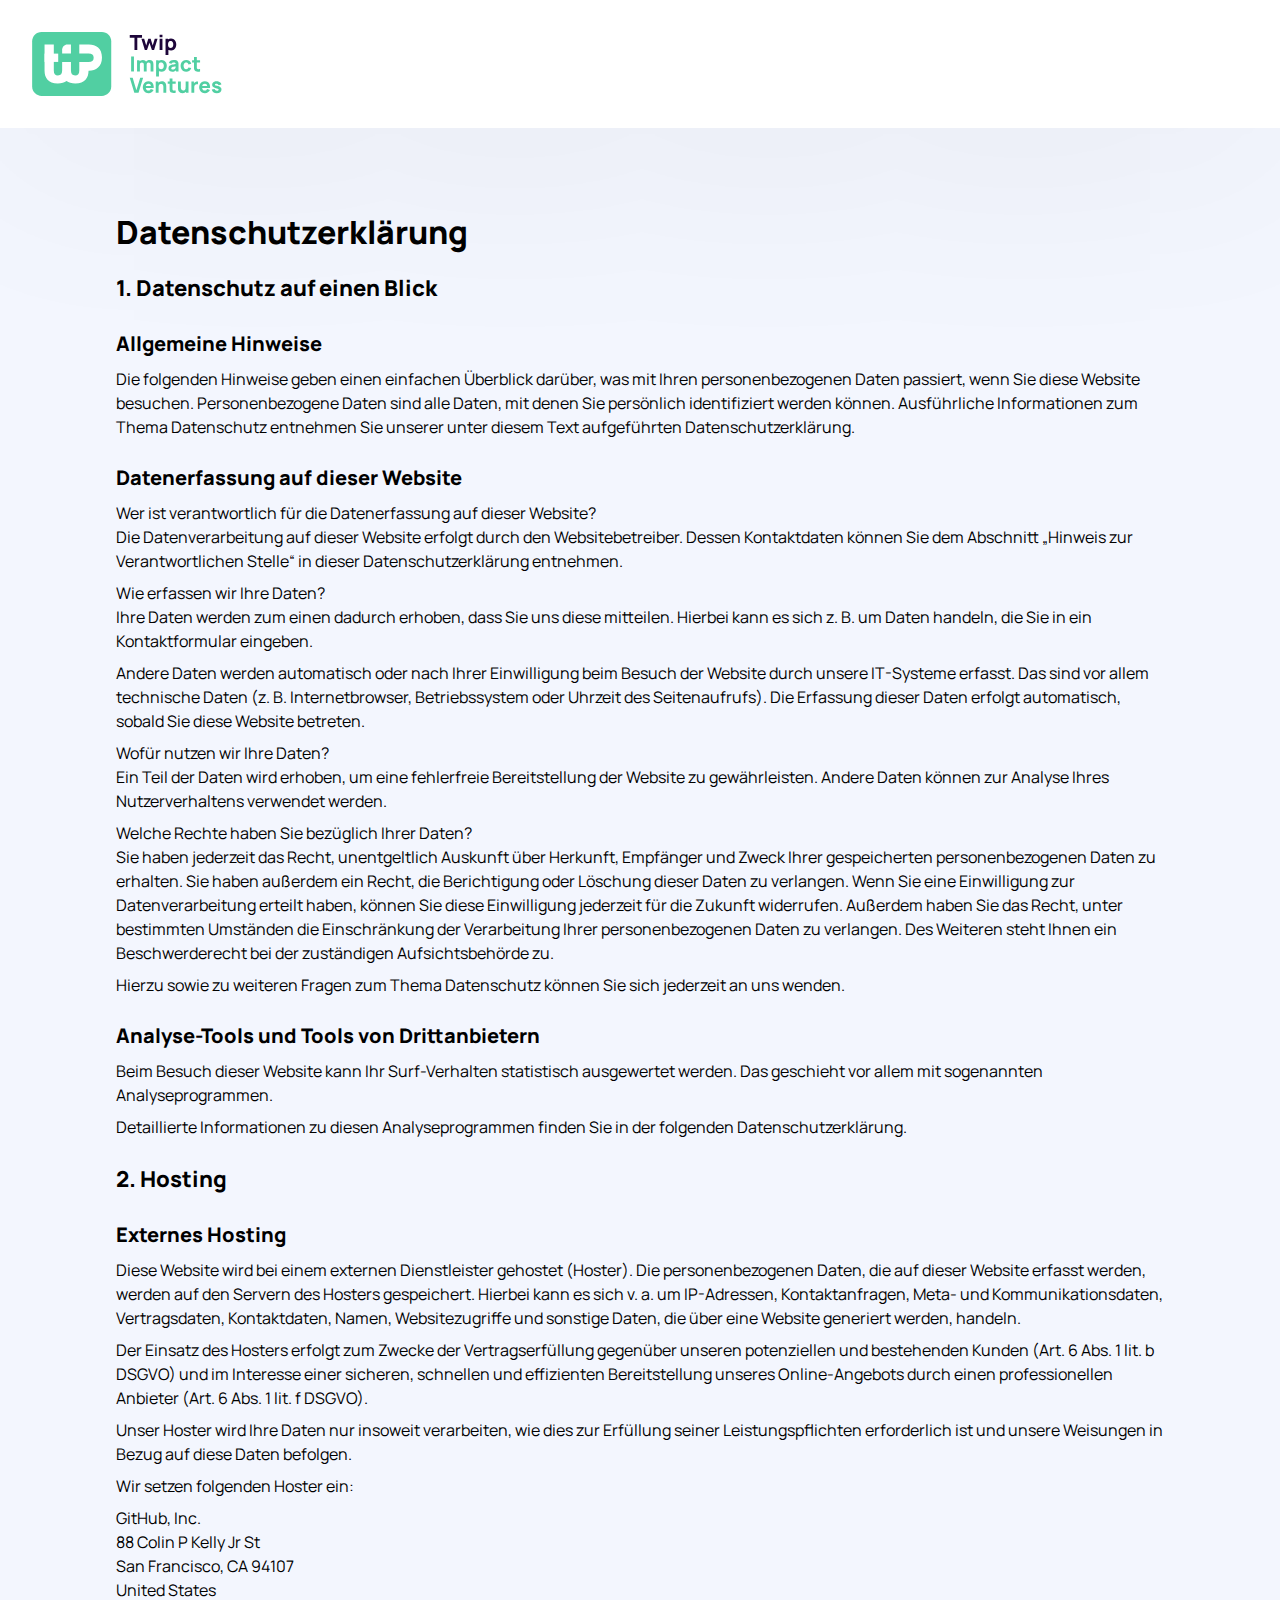
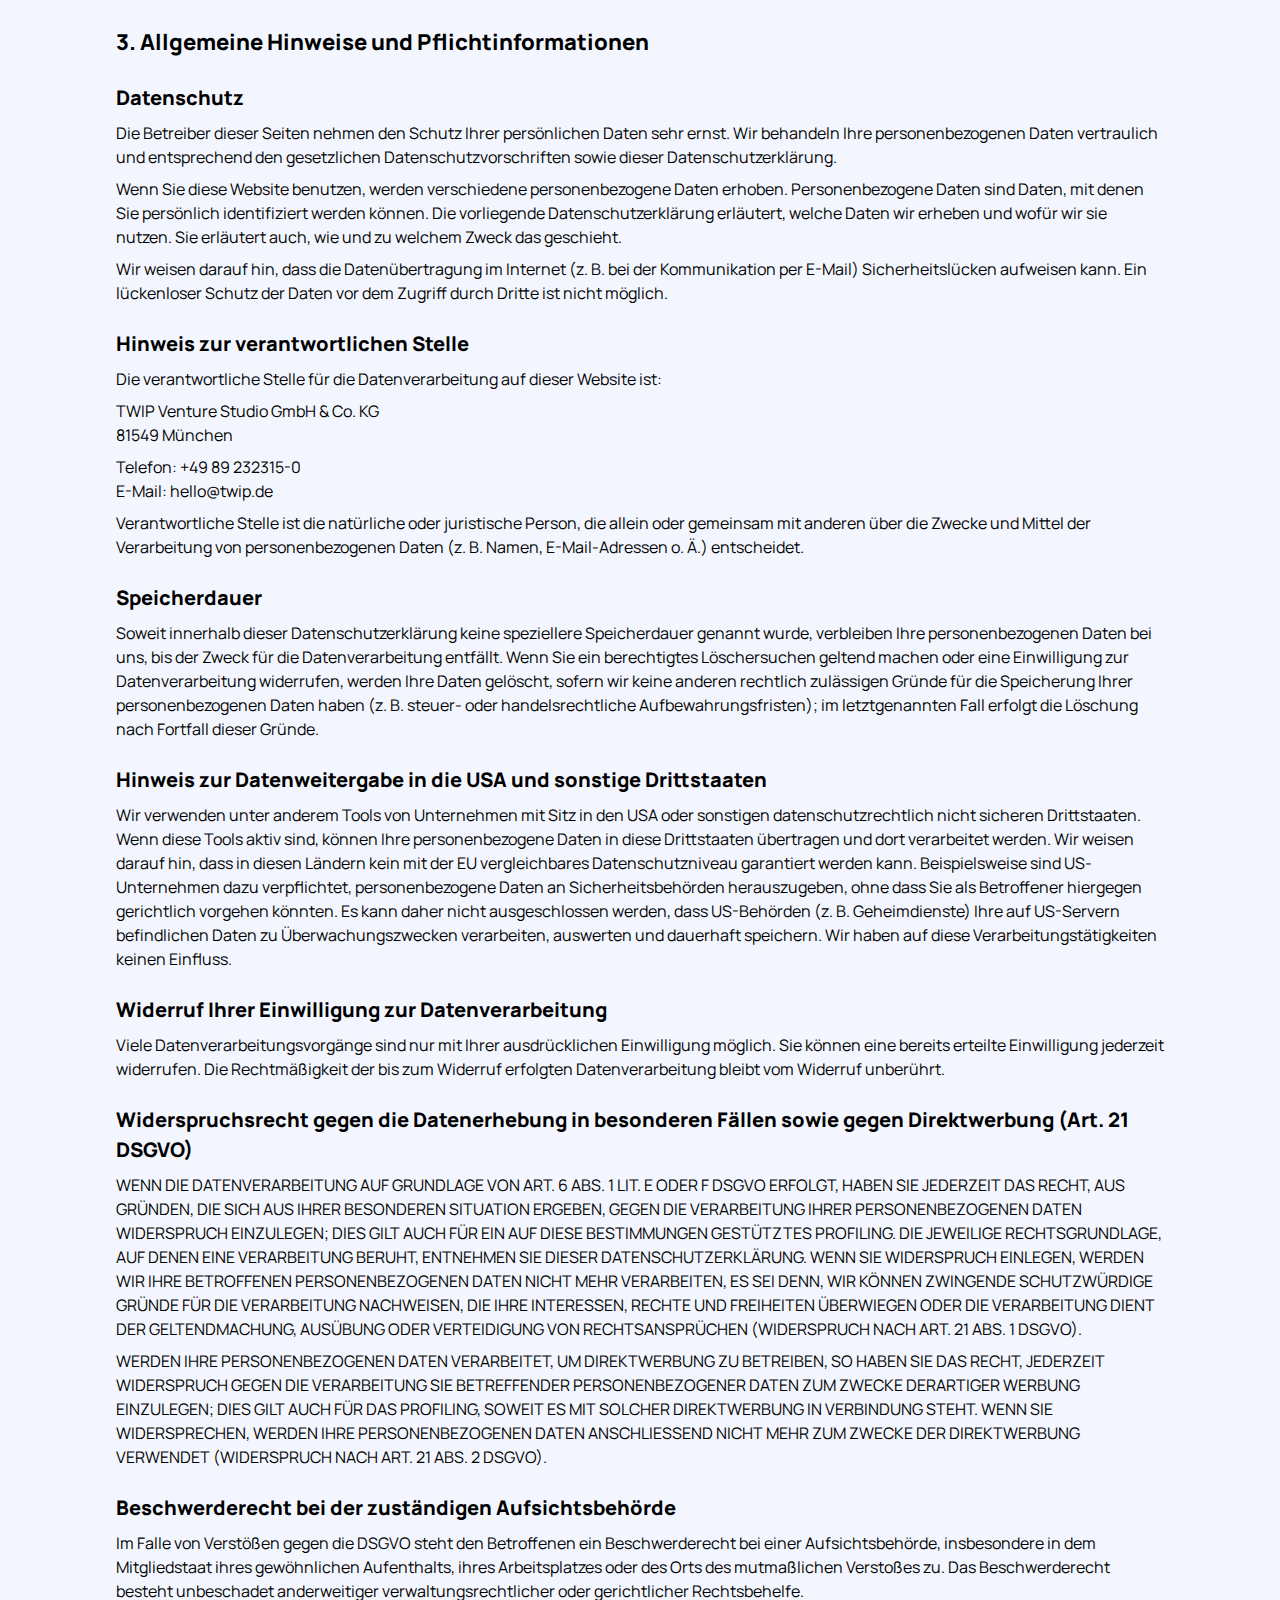
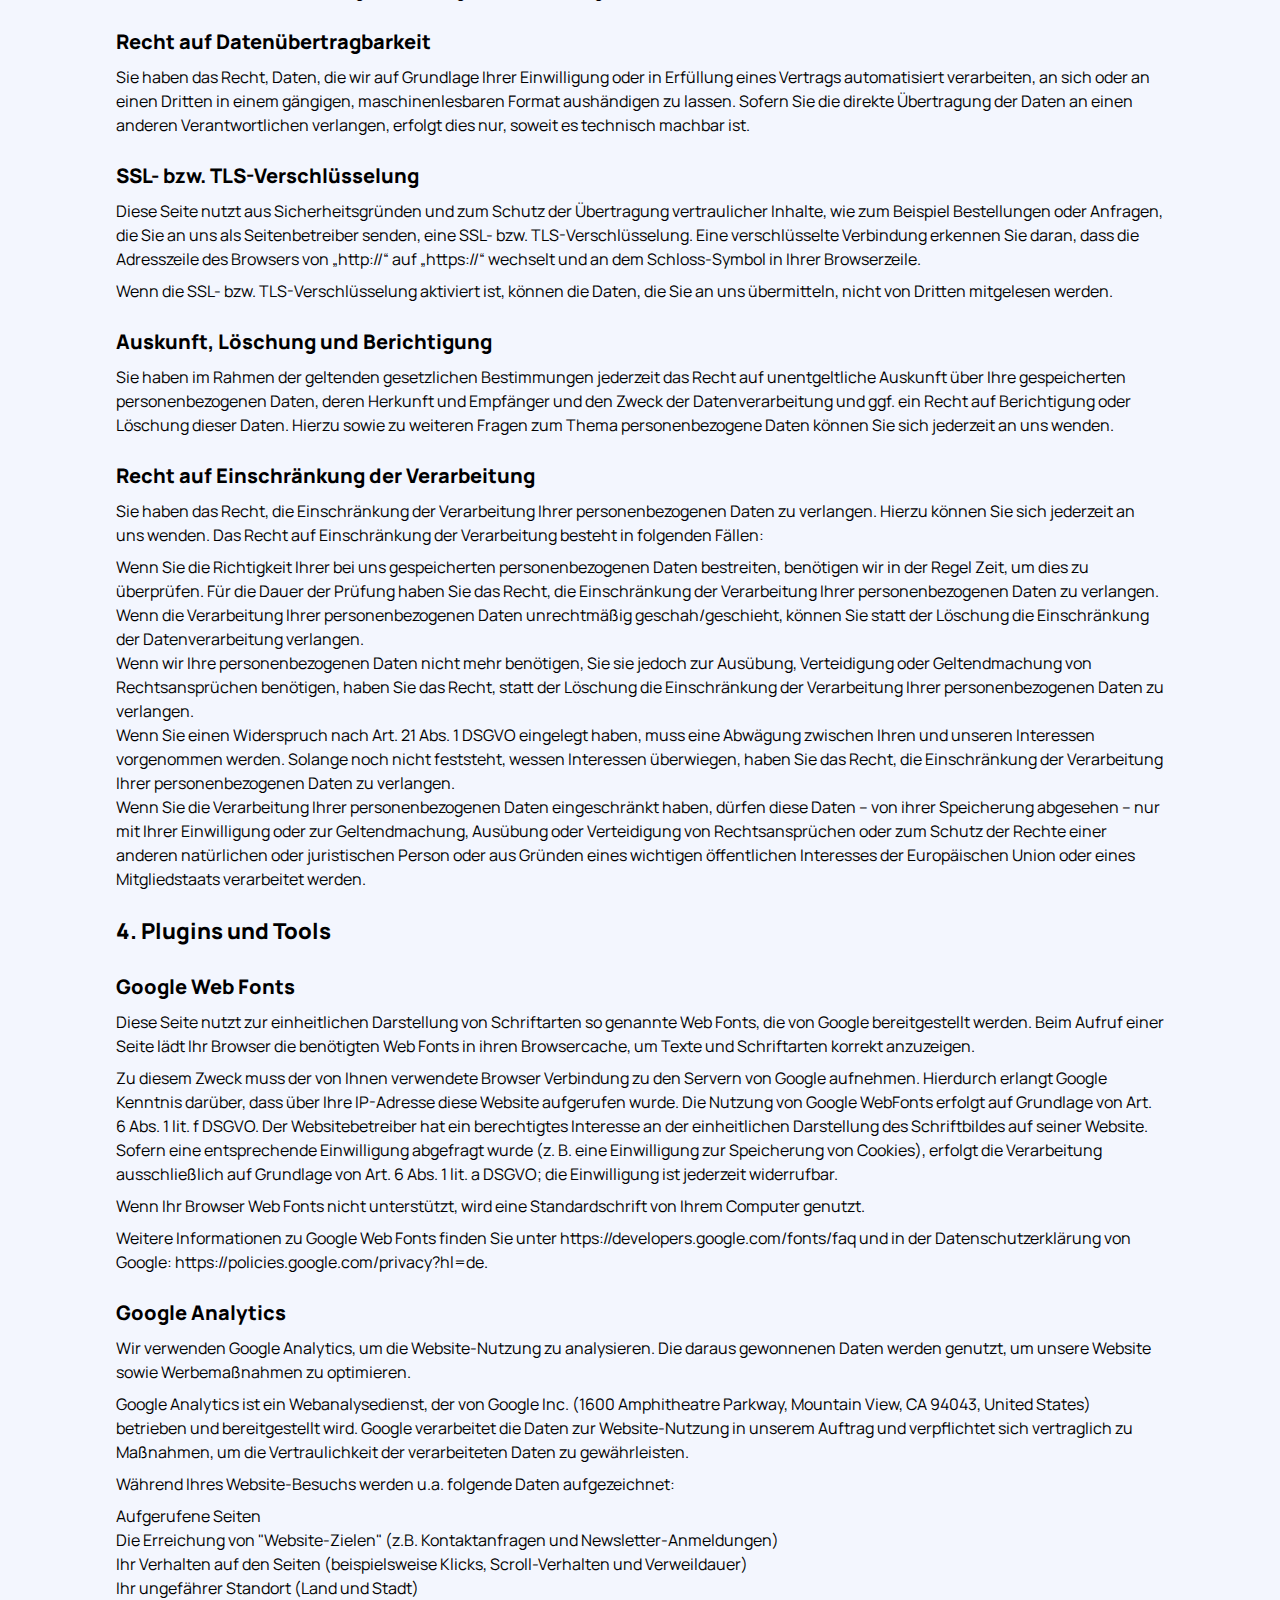
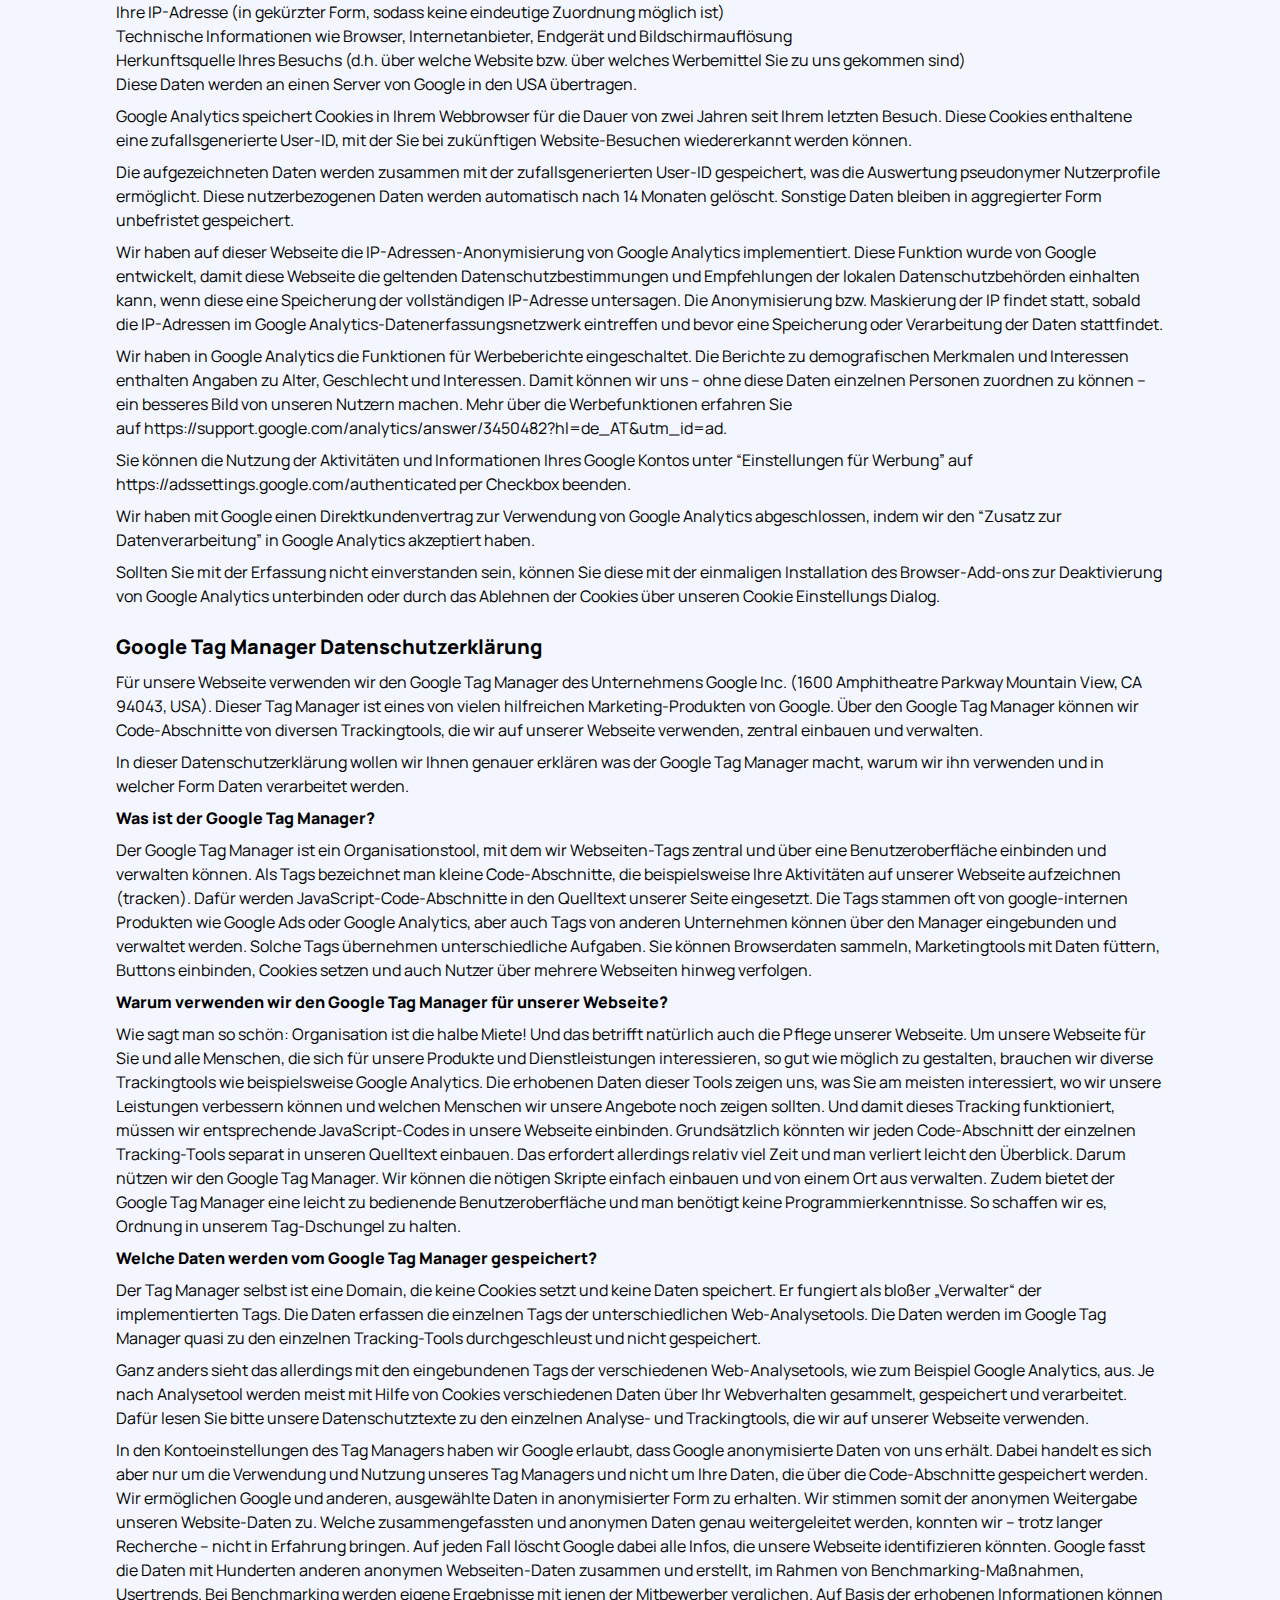
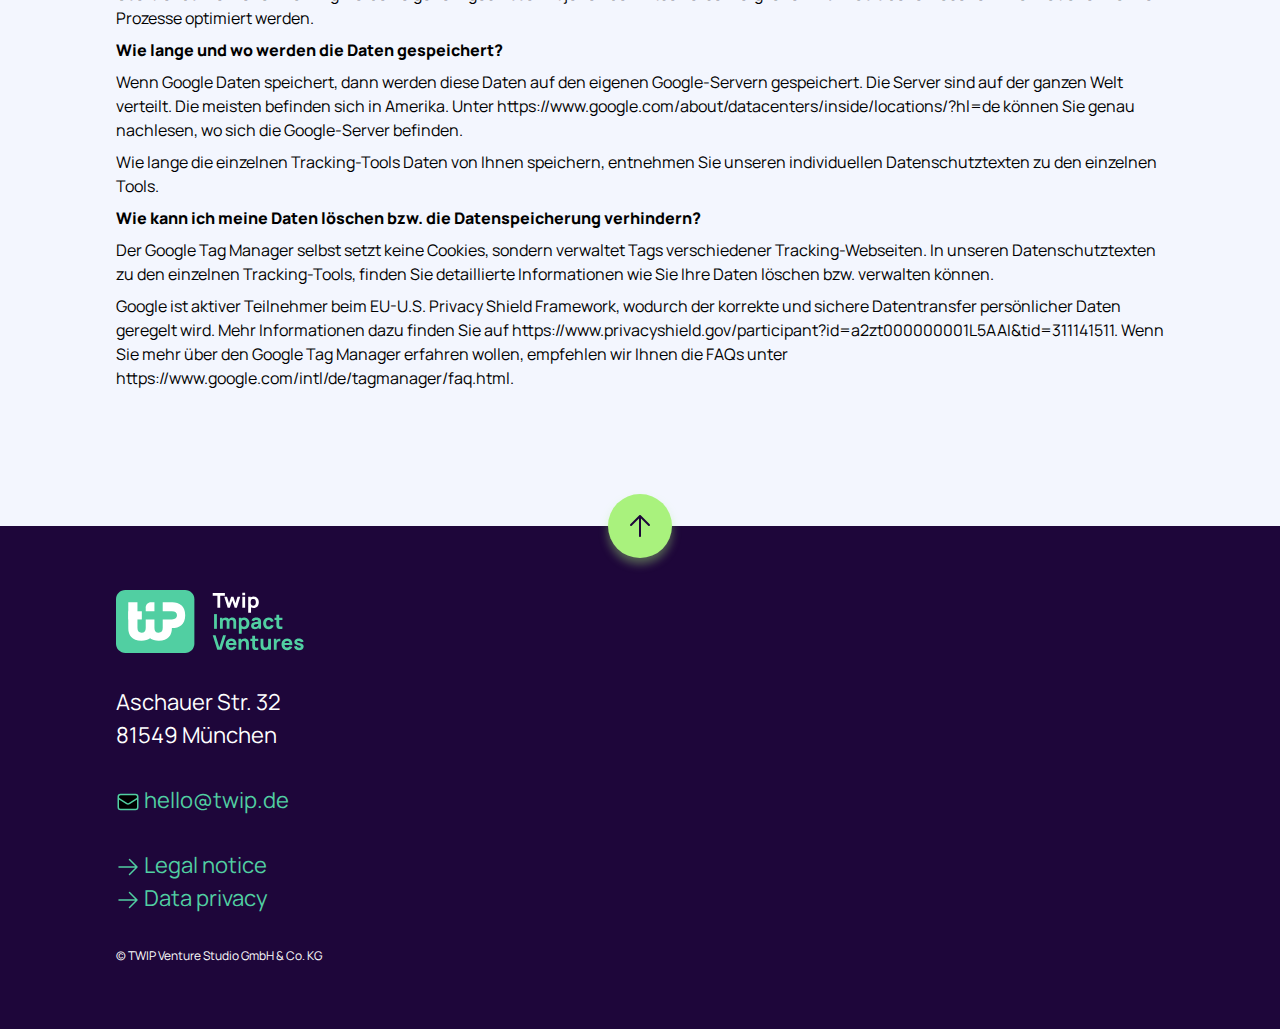
<file: dataprivacy.html>
<!DOCTYPE html><html class="h-full scroll-smooth bg-white antialiased [font-feature-settings:'ss01'] js-focus-visible" lang="en" data-js-focus-visible=""><head><meta charset="utf-8"><meta name="viewport" content="width=device-width"><title>Twip Impact Ventures - IT investments in startups with an impact!</title><meta name="description" content="We empower early stage tech startups with software development, IT advisory and growth support. For a better tomorrow."><link rel="apple-touch-icon" sizes="180x180" href="/assets/favicon/apple-touch-icon.png"><link rel="icon" type="image/png" sizes="32x32" href="/assets/favicon/favicon-32x32.png"><link rel="icon" type="image/png" sizes="16x16" href="/assets/favicon/favicon-16x16.png"><link rel="manifest" href="/assets/favicon/site.webmanifest"><link rel="shortcut icon" href="/assets/favicon/favicon.ico"><link href="/assets/fonts/manropeFont.css" rel="stylesheet" type="text/css" media="all"><link href="/main.css" rel="stylesheet" type="text/css" media="all"></head><body class="flex h-full flex-col overflow-x-hidden"><div><header id="header" class="pt-3 pb-5 lg:py-8 sticky top-0 z-50 bg-white"><div class="mx-auto px-4 sm:px-6 lg:px-8"><nav class="relative flex justify-between"><div class="flex flex-wrap lg:flex-nowrap items-center w-full lg:gap-x-4"><a aria-label="Home" href="#" title="Home" class="grow min-w-[90px]"><img src="/assets/img/twipLogo_brightBg.svg" alt="Twip Impact Ventures Logo" class="max-h-[42px] lg:max-h-[64px] max-w-[125px] lg:max-w-[190px] w-full"></a><div class="grow"></div></div></nav></div></header><script>//change Icon when Menu is opened
            function toggleMenu() {
                document.getElementById("header").classList.toggle("opened");
                const navToggle = document.getElementsByClassName("toggle");
                for (let i = 0; i < navToggle.length; i++) {
                    navToggle.item(i).classList.toggle("hidden");
                }
            }
            document.getElementById("hamburger").onclick = () => { toggleMenu();};
        
            //close Menu when Element is clicked
            document.querySelector("#menuItems").onclick = () => {
                if (document.getElementById("header").classList.contains("opened")) {
                    toggleMenu();
                }
            };
        
        
            // add data-scroll="0" to html element
            const debounce = (fn) => {
                let frame;
                return (...params) => {
                    if (frame) { 
                    cancelAnimationFrame(frame);
                    }
                    frame = requestAnimationFrame(() => {
                    fn(...params);
                    });
                } 
            };
            const storeScroll = () => {
                document.documentElement.dataset.scroll = window.scrollY;
            }
            document.addEventListener('scroll', debounce(storeScroll), { passive: true });
            storeScroll();
        
            //highlight current nav element
            window.addEventListener("scroll", navHighlighter);
            function navHighlighter() {
                let sections = document.querySelectorAll("section:has(span.sectionMarker)");
                let scrollY = window.pageYOffset;
                sections.forEach(current => {
                    const sectionHeight = current.offsetHeight;
                    const sectionTop = current.offsetTop - 120;
                    sectionId = current.querySelector("span.sectionMarker").getAttribute("id");
                    if (
                        scrollY > sectionTop &&
                        scrollY <= sectionTop + sectionHeight
                    ){
                        document.querySelector("#menuItems a[href*=" + sectionId + "]").classList.add("active");
                    } else {
                        document.querySelector("#menuItems a[href*=" + sectionId + "]").classList.remove("active");
                    }
                });
            }</script><main><section class="relative overflow-hidden md:overflow-visible z-10 bg-gray-ultra-light pt-10 md:pt-20 pb-16 md:pb-32"><div class="mx-auto max-w-1080 px-4 relative"><h1 class="font-extrabold text-2xl md:text-3.5xl">Datenschutz&shy;erkl&auml;rung</h1><h2 class="font-extrabold text-lg md:text-xl pt-4 pb-2">1. Datenschutz auf einen Blick</h2><h3 class="font-extrabold text-base md:text-lg pt-4 pb-2">Allgemeine Hinweise</h3><p class="pb-2">Die folgenden Hinweise geben einen einfachen &Uuml;berblick dar&uuml;ber, was mit Ihren personenbezogenen Daten passiert, wenn Sie diese Website besuchen. Personenbezogene Daten sind alle Daten, mit denen Sie pers&ouml;nlich identifiziert werden k&ouml;nnen. Ausf&uuml;hrliche Informationen zum Thema Datenschutz entnehmen Sie unserer unter diesem Text aufgef&uuml;hrten Datenschutzerkl&auml;rung.</p><h3 class="font-extrabold text-base md:text-lg pt-4 pb-2">Datenerfassung auf dieser Website</h3><h4>Wer ist verantwortlich f&uuml;r die Datenerfassung auf dieser Website?</h4><p class="pb-2">Die Datenverarbeitung auf dieser Website erfolgt durch den Websitebetreiber. Dessen Kontaktdaten k&ouml;nnen Sie dem Abschnitt &bdquo;Hinweis zur Verantwortlichen Stelle&ldquo; in dieser Datenschutzerkl&auml;rung entnehmen.</p><h4>Wie erfassen wir Ihre Daten?</h4><p class="pb-2">Ihre Daten werden zum einen dadurch erhoben, dass Sie uns diese mitteilen. Hierbei kann es sich z.&nbsp;B. um Daten handeln, die Sie in ein Kontaktformular eingeben.</p><p class="pb-2">Andere Daten werden automatisch oder nach Ihrer Einwilligung beim Besuch der Website durch unsere IT-Systeme erfasst. Das sind vor allem technische Daten (z.&nbsp;B. Internetbrowser, Betriebssystem oder Uhrzeit des Seitenaufrufs). Die Erfassung dieser Daten erfolgt automatisch, sobald Sie diese Website betreten.</p><h4>Wof&uuml;r nutzen wir Ihre Daten?</h4><p class="pb-2">Ein Teil der Daten wird erhoben, um eine fehlerfreie Bereitstellung der Website zu gew&auml;hrleisten. Andere Daten k&ouml;nnen zur Analyse Ihres Nutzerverhaltens verwendet werden.</p><h4>Welche Rechte haben Sie bez&uuml;glich Ihrer Daten?</h4><p class="pb-2">Sie haben jederzeit das Recht, unentgeltlich Auskunft &uuml;ber Herkunft, Empf&auml;nger und Zweck Ihrer gespeicherten personenbezogenen Daten zu erhalten. Sie haben au&szlig;erdem ein Recht, die Berichtigung oder L&ouml;schung dieser Daten zu verlangen. Wenn Sie eine Einwilligung zur Datenverarbeitung erteilt haben, k&ouml;nnen Sie diese Einwilligung jederzeit f&uuml;r die Zukunft widerrufen. Au&szlig;erdem haben Sie das Recht, unter bestimmten Umst&auml;nden die Einschr&auml;nkung der Verarbeitung Ihrer personenbezogenen Daten zu verlangen. Des Weiteren steht Ihnen ein Beschwerderecht bei der zust&auml;ndigen Aufsichtsbeh&ouml;rde zu.</p><p class="pb-2">Hierzu sowie zu weiteren Fragen zum Thema Datenschutz k&ouml;nnen Sie sich jederzeit an uns wenden.</p><h3 class="font-extrabold text-base md:text-lg pt-4 pb-2">Analyse-Tools und Tools von Dritt&shy;anbietern</h3><p class="pb-2">Beim Besuch dieser Website kann Ihr Surf-Verhalten statistisch ausgewertet werden. Das geschieht vor allem mit sogenannten Analyseprogrammen.</p><p class="pb-2">Detaillierte Informationen zu diesen Analyseprogrammen finden Sie in der folgenden Datenschutzerkl&auml;rung.</p><h2 class="font-extrabold text-lg md:text-xl pt-4 pb-2">2. Hosting</h2><h3 class="font-extrabold text-base md:text-lg pt-4 pb-2">Externes Hosting</h3><p class="pb-2">Diese Website wird bei einem externen Dienstleister gehostet (Hoster). Die personenbezogenen Daten, die auf dieser Website erfasst werden, werden auf den Servern des Hosters gespeichert. Hierbei kann es sich v. a. um IP-Adressen, Kontaktanfragen, Meta- und Kommunikationsdaten, Vertragsdaten, Kontaktdaten, Namen, Websitezugriffe und sonstige Daten, die &uuml;ber eine Website generiert werden, handeln.</p><p class="pb-2">Der Einsatz des Hosters erfolgt zum Zwecke der Vertragserf&uuml;llung gegen&uuml;ber unseren potenziellen und bestehenden Kunden (Art. 6 Abs. 1 lit. b DSGVO) und im Interesse einer sicheren, schnellen und effizienten Bereitstellung unseres Online-Angebots durch einen professionellen Anbieter (Art. 6 Abs. 1 lit. f DSGVO).</p><p class="pb-2">Unser Hoster wird Ihre Daten nur insoweit verarbeiten, wie dies zur Erf&uuml;llung seiner Leistungspflichten erforderlich ist und unsere Weisungen in Bezug auf diese Daten befolgen.</p><p class="pb-2">Wir setzen folgenden Hoster ein:</p><p class="pb-2">GitHub, Inc.<br>88 Colin P Kelly Jr St<br>San Francisco, CA 94107<br>United States</p><h2 class="font-extrabold text-lg md:text-xl pt-4 pb-2">3. Allgemeine Hinweise und Pflicht&shy;informationen</h2><h3 class="font-extrabold text-base md:text-lg pt-4 pb-2">Datenschutz</h3><p class="pb-2">Die Betreiber dieser Seiten nehmen den Schutz Ihrer pers&ouml;nlichen Daten sehr ernst. Wir behandeln Ihre personenbezogenen Daten vertraulich und entsprechend den gesetzlichen Datenschutzvorschriften sowie dieser Datenschutzerkl&auml;rung.</p><p class="pb-2">Wenn Sie diese Website benutzen, werden verschiedene personenbezogene Daten erhoben. Personenbezogene Daten sind Daten, mit denen Sie pers&ouml;nlich identifiziert werden k&ouml;nnen. Die vorliegende Datenschutzerkl&auml;rung erl&auml;utert, welche Daten wir erheben und wof&uuml;r wir sie nutzen. Sie erl&auml;utert auch, wie und zu welchem Zweck das geschieht.</p><p class="pb-2">Wir weisen darauf hin, dass die Daten&uuml;bertragung im Internet (z.&nbsp;B. bei der Kommunikation per E-Mail) Sicherheitsl&uuml;cken aufweisen kann. Ein l&uuml;ckenloser Schutz der Daten vor dem Zugriff durch Dritte ist nicht m&ouml;glich.</p><h3 class="font-extrabold text-base md:text-lg pt-4 pb-2">Hinweis zur verantwortlichen Stelle</h3><p class="pb-2">Die verantwortliche Stelle f&uuml;r die Datenverarbeitung auf dieser Website ist:</p><p class="pb-2">TWIP Venture Studio GmbH &amp; Co. KG<br>81549 M&uuml;nchen</p><p class="pb-2">Telefon: +49 89 232315-0<br>E-Mail: hello@twip.de</p><p class="pb-2">Verantwortliche Stelle ist die nat&uuml;rliche oder juristische Person, die allein oder gemeinsam mit anderen &uuml;ber die Zwecke und Mittel der Verarbeitung von personenbezogenen Daten (z.&nbsp;B. Namen, E-Mail-Adressen o. &Auml;.) entscheidet.</p><h3 class="font-extrabold text-base md:text-lg pt-4 pb-2">Speicherdauer</h3><p class="pb-2">Soweit innerhalb dieser Datenschutzerkl&auml;rung keine speziellere Speicherdauer genannt wurde, verbleiben Ihre personenbezogenen Daten bei uns, bis der Zweck f&uuml;r die Datenverarbeitung entf&auml;llt. Wenn Sie ein berechtigtes L&ouml;schersuchen geltend machen oder eine Einwilligung zur Datenverarbeitung widerrufen, werden Ihre Daten gel&ouml;scht, sofern wir keine anderen rechtlich zul&auml;ssigen Gr&uuml;nde f&uuml;r die Speicherung Ihrer personenbezogenen Daten haben (z.&nbsp;B. steuer- oder handelsrechtliche Aufbewahrungsfristen); im letztgenannten Fall erfolgt die L&ouml;schung nach Fortfall dieser Gr&uuml;nde.</p><h3 class="font-extrabold text-base md:text-lg pt-4 pb-2">Hinweis zur Datenweitergabe in die USA und sonstige Drittstaaten</h3><p class="pb-2">Wir verwenden unter anderem Tools von Unternehmen mit Sitz in den USA oder sonstigen datenschutzrechtlich nicht sicheren Drittstaaten. Wenn diese Tools aktiv sind, k&ouml;nnen Ihre personenbezogene Daten in diese Drittstaaten &uuml;bertragen und dort verarbeitet werden. Wir weisen darauf hin, dass in diesen L&auml;ndern kein mit der EU vergleichbares Datenschutzniveau garantiert werden kann. Beispielsweise sind US-Unternehmen dazu verpflichtet, personenbezogene Daten an Sicherheitsbeh&ouml;rden herauszugeben, ohne dass Sie als Betroffener hiergegen gerichtlich vorgehen k&ouml;nnten. Es kann daher nicht ausgeschlossen werden, dass US-Beh&ouml;rden (z.&nbsp;B. Geheimdienste) Ihre auf US-Servern befindlichen Daten zu &Uuml;berwachungszwecken verarbeiten, auswerten und dauerhaft speichern. Wir haben auf diese Verarbeitungst&auml;tigkeiten keinen Einfluss.</p><h3 class="font-extrabold text-base md:text-lg pt-4 pb-2">Widerruf Ihrer Einwilligung zur Datenverarbeitung</h3><p class="pb-2">Viele Datenverarbeitungsvorg&auml;nge sind nur mit Ihrer ausdr&uuml;cklichen Einwilligung m&ouml;glich. Sie k&ouml;nnen eine bereits erteilte Einwilligung jederzeit widerrufen. Die Rechtm&auml;&szlig;igkeit der bis zum Widerruf erfolgten Datenverarbeitung bleibt vom Widerruf unber&uuml;hrt.</p><h3 class="font-extrabold text-base md:text-lg pt-4 pb-2">Widerspruchsrecht gegen die Datenerhebung in besonderen F&auml;llen sowie gegen Direktwerbung (Art. 21 DSGVO)</h3><p class="pb-2">WENN DIE DATENVERARBEITUNG AUF GRUNDLAGE VON ART. 6 ABS. 1 LIT. E ODER F DSGVO ERFOLGT, HABEN SIE JEDERZEIT DAS RECHT, AUS GR&Uuml;NDEN, DIE SICH AUS IHRER BESONDEREN SITUATION ERGEBEN, GEGEN DIE VERARBEITUNG IHRER PERSONENBEZOGENEN DATEN WIDERSPRUCH EINZULEGEN; DIES GILT AUCH F&Uuml;R EIN AUF DIESE BESTIMMUNGEN GEST&Uuml;TZTES PROFILING. DIE JEWEILIGE RECHTSGRUNDLAGE, AUF DENEN EINE VERARBEITUNG BERUHT, ENTNEHMEN SIE DIESER DATENSCHUTZERKL&Auml;RUNG. WENN SIE WIDERSPRUCH EINLEGEN, WERDEN WIR IHRE BETROFFENEN PERSONENBEZOGENEN DATEN NICHT MEHR VERARBEITEN, ES SEI DENN, WIR K&Ouml;NNEN ZWINGENDE SCHUTZW&Uuml;RDIGE GR&Uuml;NDE F&Uuml;R DIE VERARBEITUNG NACHWEISEN, DIE IHRE INTERESSEN, RECHTE UND FREIHEITEN &Uuml;BERWIEGEN ODER DIE VERARBEITUNG DIENT DER GELTENDMACHUNG, AUS&Uuml;BUNG ODER VERTEIDIGUNG VON RECHTSANSPR&Uuml;CHEN (WIDERSPRUCH NACH ART. 21 ABS. 1 DSGVO).</p><p class="pb-2">WERDEN IHRE PERSONENBEZOGENEN DATEN VERARBEITET, UM DIREKTWERBUNG ZU BETREIBEN, SO HABEN SIE DAS RECHT, JEDERZEIT WIDERSPRUCH GEGEN DIE VERARBEITUNG SIE BETREFFENDER PERSONENBEZOGENER DATEN ZUM ZWECKE DERARTIGER WERBUNG EINZULEGEN; DIES GILT AUCH F&Uuml;R DAS PROFILING, SOWEIT ES MIT SOLCHER DIREKTWERBUNG IN VERBINDUNG STEHT. WENN SIE WIDERSPRECHEN, WERDEN IHRE PERSONENBEZOGENEN DATEN ANSCHLIESSEND NICHT MEHR ZUM ZWECKE DER DIREKTWERBUNG VERWENDET (WIDERSPRUCH NACH ART. 21 ABS. 2 DSGVO).</p><h3 class="font-extrabold text-base md:text-lg pt-4 pb-2">Beschwerde&shy;recht bei der zust&auml;ndigen Aufsichts&shy;beh&ouml;rde</h3><p class="pb-2">Im Falle von Verst&ouml;&szlig;en gegen die DSGVO steht den Betroffenen ein Beschwerderecht bei einer Aufsichtsbeh&ouml;rde, insbesondere in dem Mitgliedstaat ihres gew&ouml;hnlichen Aufenthalts, ihres Arbeitsplatzes oder des Orts des mutma&szlig;lichen Versto&szlig;es zu. Das Beschwerderecht besteht unbeschadet anderweitiger verwaltungsrechtlicher oder gerichtlicher Rechtsbehelfe.</p><h3 class="font-extrabold text-base md:text-lg pt-4 pb-2">Recht auf Daten&shy;&uuml;bertrag&shy;barkeit</h3><p class="pb-2">Sie haben das Recht, Daten, die wir auf Grundlage Ihrer Einwilligung oder in Erf&uuml;llung eines Vertrags automatisiert verarbeiten, an sich oder an einen Dritten in einem g&auml;ngigen, maschinenlesbaren Format aush&auml;ndigen zu lassen. Sofern Sie die direkte &Uuml;bertragung der Daten an einen anderen Verantwortlichen verlangen, erfolgt dies nur, soweit es technisch machbar ist.</p><h3 class="font-extrabold text-base md:text-lg pt-4 pb-2">SSL- bzw. TLS-Verschl&uuml;sselung</h3><p class="pb-2">Diese Seite nutzt aus Sicherheitsgr&uuml;nden und zum Schutz der &Uuml;bertragung vertraulicher Inhalte, wie zum Beispiel Bestellungen oder Anfragen, die Sie an uns als Seitenbetreiber senden, eine SSL- bzw. TLS-Verschl&uuml;sselung. Eine verschl&uuml;sselte Verbindung erkennen Sie daran, dass die Adresszeile des Browsers von &bdquo;http://&ldquo; auf &bdquo;https://&ldquo; wechselt und an dem Schloss-Symbol in Ihrer Browserzeile.</p><p class="pb-2">Wenn die SSL- bzw. TLS-Verschl&uuml;sselung aktiviert ist, k&ouml;nnen die Daten, die Sie an uns &uuml;bermitteln, nicht von Dritten mitgelesen werden.</p><h3 class="font-extrabold text-base md:text-lg pt-4 pb-2">Auskunft, L&ouml;schung und Berichtigung</h3><p class="pb-2">Sie haben im Rahmen der geltenden gesetzlichen Bestimmungen jederzeit das Recht auf unentgeltliche Auskunft &uuml;ber Ihre gespeicherten personenbezogenen Daten, deren Herkunft und Empf&auml;nger und den Zweck der Datenverarbeitung und ggf. ein Recht auf Berichtigung oder L&ouml;schung dieser Daten. Hierzu sowie zu weiteren Fragen zum Thema personenbezogene Daten k&ouml;nnen Sie sich jederzeit an uns wenden.</p><h3 class="font-extrabold text-base md:text-lg pt-4 pb-2">Recht auf Einschr&auml;nkung der Verarbeitung</h3><p class="pb-2">Sie haben das Recht, die Einschr&auml;nkung der Verarbeitung Ihrer personenbezogenen Daten zu verlangen. Hierzu k&ouml;nnen Sie sich jederzeit an uns wenden. Das Recht auf Einschr&auml;nkung der Verarbeitung besteht in folgenden F&auml;llen:</p><ul><li>Wenn Sie die Richtigkeit Ihrer bei uns gespeicherten personenbezogenen Daten bestreiten, ben&ouml;tigen wir in der Regel Zeit, um dies zu &uuml;berpr&uuml;fen. F&uuml;r die Dauer der Pr&uuml;fung haben Sie das Recht, die Einschr&auml;nkung der Verarbeitung Ihrer personenbezogenen Daten zu verlangen.</li><li>Wenn die Verarbeitung Ihrer personenbezogenen Daten unrechtm&auml;&szlig;ig geschah/geschieht, k&ouml;nnen Sie statt der L&ouml;schung die Einschr&auml;nkung der Datenverarbeitung verlangen.</li><li>Wenn wir Ihre personenbezogenen Daten nicht mehr ben&ouml;tigen, Sie sie jedoch zur Aus&uuml;bung, Verteidigung oder Geltendmachung von Rechtsanspr&uuml;chen ben&ouml;tigen, haben Sie das Recht, statt der L&ouml;schung die Einschr&auml;nkung der Verarbeitung Ihrer personenbezogenen Daten zu verlangen.</li><li>Wenn Sie einen Widerspruch nach Art. 21 Abs. 1 DSGVO eingelegt haben, muss eine Abw&auml;gung zwischen Ihren und unseren Interessen vorgenommen werden. Solange noch nicht feststeht, wessen Interessen &uuml;berwiegen, haben Sie das Recht, die Einschr&auml;nkung der Verarbeitung Ihrer personenbezogenen Daten zu verlangen.</li></ul><p class="pb-2">Wenn Sie die Verarbeitung Ihrer personenbezogenen Daten eingeschr&auml;nkt haben, d&uuml;rfen diese Daten &ndash; von ihrer Speicherung abgesehen &ndash; nur mit Ihrer Einwilligung oder zur Geltendmachung, Aus&uuml;bung oder Verteidigung von Rechtsanspr&uuml;chen oder zum Schutz der Rechte einer anderen nat&uuml;rlichen oder juristischen Person oder aus Gr&uuml;nden eines wichtigen &ouml;ffentlichen Interesses der Europ&auml;ischen Union oder eines Mitgliedstaats verarbeitet werden.</p><h2 class="font-extrabold text-lg md:text-xl pt-4 pb-2">4. Plugins und Tools</h2><h3 class="font-extrabold text-base md:text-lg pt-4 pb-2">Google Web Fonts</h3><p class="pb-2">Diese Seite nutzt zur einheitlichen Darstellung von Schriftarten so genannte Web Fonts, die von Google bereitgestellt werden. Beim Aufruf einer Seite l&auml;dt Ihr Browser die ben&ouml;tigten Web Fonts in ihren Browsercache, um Texte und Schriftarten korrekt anzuzeigen.</p><p class="pb-2">Zu diesem Zweck muss der von Ihnen verwendete Browser Verbindung zu den Servern von Google aufnehmen. Hierdurch erlangt Google Kenntnis dar&uuml;ber, dass &uuml;ber Ihre IP-Adresse diese Website aufgerufen wurde. Die Nutzung von Google WebFonts erfolgt auf Grundlage von Art. 6 Abs. 1 lit. f DSGVO. Der Websitebetreiber hat ein berechtigtes Interesse an der einheitlichen Darstellung des Schriftbildes auf seiner Website. Sofern eine entsprechende Einwilligung abgefragt wurde (z.&nbsp;B. eine Einwilligung zur Speicherung von Cookies), erfolgt die Verarbeitung ausschlie&szlig;lich auf Grundlage von Art. 6 Abs. 1 lit. a DSGVO; die Einwilligung ist jederzeit widerrufbar.</p><p class="pb-2">Wenn Ihr Browser Web Fonts nicht unterst&uuml;tzt, wird eine Standardschrift von Ihrem Computer genutzt.</p><p class="pb-2">Weitere Informationen zu Google Web Fonts finden Sie unter <a href="https://developers.google.com/fonts/faq" target="_blank" rel="noopener noreferrer">https://developers.google.com/fonts/faq</a> und in der Datenschutzerkl&auml;rung von Google: <a href="https://policies.google.com/privacy?hl=de" target="_blank" rel="noopener noreferrer">https://policies.google.com/privacy?hl=de</a>.</p><h3 class="font-extrabold text-base md:text-lg pt-4 pb-2">Google Analytics</h3><p class="pb-2">Wir verwenden Google Analytics, um die Website-Nutzung zu analysieren. Die daraus gewonnenen Daten werden genutzt, um unsere Website sowie Werbemaßnahmen zu optimieren.</p><p class="pb-2">Google Analytics ist ein Webanalysedienst, der von Google Inc. (1600 Amphitheatre Parkway, Mountain View, CA 94043, United States) betrieben und bereitgestellt wird. Google verarbeitet die Daten zur Website-Nutzung in unserem Auftrag und verpflichtet sich vertraglich zu Maßnahmen, um die Vertraulichkeit der verarbeiteten Daten zu gewährleisten.</p><p class="pb-2">Während Ihres Website-Besuchs werden u.a. folgende Daten aufgezeichnet:</p><ul><li>Aufgerufene Seiten</li><li>Die Erreichung von "Website-Zielen" (z.B. Kontaktanfragen und Newsletter-Anmeldungen)</li><li>Ihr Verhalten auf den Seiten (beispielsweise Klicks, Scroll-Verhalten und Verweildauer)</li><li>Ihr ungefährer Standort (Land und Stadt)</li><li>Ihre IP-Adresse (in gekürzter Form, sodass keine eindeutige Zuordnung möglich ist)</li><li>Technische Informationen wie Browser, Internetanbieter, Endgerät und Bildschirmauflösung</li><li>Herkunftsquelle Ihres Besuchs (d.h. über welche Website bzw. über welches Werbemittel Sie zu uns gekommen sind)</li></ul><p class="pb-2">Diese Daten werden an einen Server von Google in den USA übertragen.</p><p class="pb-2">Google Analytics speichert Cookies in Ihrem Webbrowser für die Dauer von zwei Jahren seit Ihrem letzten Besuch. Diese Cookies enthaltene eine zufallsgenerierte User-ID, mit der Sie bei zukünftigen Website-Besuchen wiedererkannt werden können.</p><p class="pb-2">Die aufgezeichneten Daten werden zusammen mit der zufallsgenerierten User-ID gespeichert, was die Auswertung pseudonymer Nutzerprofile ermöglicht. Diese nutzerbezogenen Daten werden automatisch nach 14 Monaten gelöscht. Sonstige Daten bleiben in aggregierter Form unbefristet gespeichert.</p><p class="pb-2">Wir haben auf dieser Webseite die IP-Adressen-Anonymisierung von Google Analytics implementiert.&nbsp;Diese Funktion wurde von Google entwickelt, damit diese Webseite die geltenden Datenschutzbestimmungen und Empfehlungen der lokalen Datenschutzbehörden einhalten kann, wenn diese eine Speicherung der vollständigen IP-Adresse untersagen. Die Anonymisierung bzw. Maskierung der IP findet statt, sobald die IP-Adressen im Google Analytics-Datenerfassungsnetzwerk eintreffen und bevor eine Speicherung oder Verarbeitung der Daten stattfindet.</p><p class="pb-2">Wir haben in Google Analytics die Funktionen für Werbeberichte eingeschaltet. Die Berichte zu demografischen Merkmalen und Interessen enthalten Angaben zu Alter, Geschlecht und Interessen. Damit können wir uns – ohne diese Daten einzelnen Personen zuordnen zu können – ein besseres Bild von unseren Nutzern machen. Mehr über die Werbefunktionen erfahren Sie <a href="https://support.google.com/analytics/answer/3450482?hl=de_AT&amp;utm_id=ad" target="_blank" rel="noopener">auf&nbsp;https://support.google.com/analytics/answer/3450482?hl=de_AT&amp;utm_id=ad</a>.</p><p class="pb-2">Sie können die Nutzung der Aktivitäten und Informationen Ihres Google Kontos unter “Einstellungen für Werbung” auf <a href="https://adssettings.google.com/authenticated">https://adssettings.google.com/authenticated</a> per Checkbox beenden.</p><p class="pb-2">Wir haben mit Google einen Direktkundenvertrag zur Verwendung von Google Analytics abgeschlossen, indem wir den “Zusatz zur Datenverarbeitung” in Google Analytics akzeptiert haben.</p><p class="pb-2">Sollten Sie mit der Erfassung nicht einverstanden sein, können Sie diese mit der einmaligen Installation des <a href="https://tools.google.com/dlpage/gaoptout?hl=de" target="_blank" rel="noopener noreferrer">Browser-Add-ons zur Deaktivierung von Google Analytics</a> unterbinden oder durch das Ablehnen der Cookies über unseren Cookie Einstellungs Dialog.</p><h3 class="font-extrabold text-base md:text-lg pt-4 pb-2">Google Tag Manager Datenschutzerklärung</h3><p class="pb-2">Für unsere Webseite verwenden wir den Google Tag Manager des Unternehmens Google Inc. (1600 Amphitheatre Parkway Mountain View, CA 94043, USA). Dieser Tag Manager ist eines von vielen hilfreichen Marketing-Produkten von Google. Über den Google Tag Manager können wir Code-Abschnitte von diversen Trackingtools, die wir auf unserer Webseite verwenden, zentral einbauen und verwalten.</p><p class="pb-2">In dieser Datenschutzerklärung wollen wir Ihnen genauer erklären was der Google Tag Manager macht, warum wir ihn verwenden und in welcher Form Daten verarbeitet werden.</p><h3 class="pb-2 font-extrabold">Was ist der Google Tag Manager?</h3><p class="pb-2">Der Google Tag Manager ist ein Organisationstool, mit dem wir Webseiten-Tags zentral und über eine Benutzeroberfläche einbinden und verwalten können. Als Tags bezeichnet man kleine Code-Abschnitte, die beispielsweise Ihre Aktivitäten auf unserer Webseite aufzeichnen (tracken). Dafür werden JavaScript-Code-Abschnitte in den Quelltext unserer Seite eingesetzt. Die Tags stammen oft von google-internen Produkten wie Google Ads oder Google Analytics, aber auch Tags von anderen Unternehmen können über den Manager eingebunden und verwaltet werden. Solche Tags übernehmen unterschiedliche Aufgaben. Sie können Browserdaten sammeln, Marketingtools mit Daten füttern, Buttons einbinden, Cookies setzen und auch Nutzer über mehrere Webseiten hinweg verfolgen.</p><h3 class="pb-2 font-extrabold">Warum verwenden wir den Google Tag Manager für unserer Webseite?</h3><p class="pb-2">Wie sagt man so schön: Organisation ist die halbe Miete! Und das betrifft natürlich auch die Pflege unserer Webseite. Um unsere Webseite für Sie und alle Menschen, die sich für unsere Produkte und Dienstleistungen interessieren, so gut wie möglich zu gestalten, brauchen wir diverse Trackingtools wie beispielsweise Google Analytics. Die erhobenen Daten dieser Tools zeigen uns, was Sie am meisten interessiert, wo wir unsere Leistungen verbessern können und welchen Menschen wir unsere Angebote noch zeigen sollten. Und damit dieses Tracking funktioniert, müssen wir entsprechende JavaScript-Codes in unsere Webseite einbinden. Grundsätzlich könnten wir jeden Code-Abschnitt der einzelnen Tracking-Tools separat in unseren Quelltext einbauen. Das erfordert allerdings relativ viel Zeit und man verliert leicht den Überblick. Darum nützen wir den Google Tag Manager. Wir können die nötigen Skripte einfach einbauen und von einem Ort aus verwalten. Zudem bietet der Google Tag Manager eine leicht zu bedienende Benutzeroberfläche und man benötigt keine Programmierkenntnisse. So schaffen wir es, Ordnung in unserem Tag-Dschungel zu halten.</p><h3 class="pb-2 font-extrabold">Welche Daten werden vom Google Tag Manager gespeichert?</h3><p class="pb-2">Der Tag Manager selbst ist eine Domain, die keine Cookies setzt und keine Daten speichert. Er fungiert als bloßer „Verwalter“ der implementierten Tags. Die Daten erfassen die einzelnen Tags der unterschiedlichen Web-Analysetools. Die Daten werden im Google Tag Manager quasi zu den einzelnen Tracking-Tools durchgeschleust und nicht gespeichert.</p><p class="pb-2">Ganz anders sieht das allerdings mit den eingebundenen Tags der verschiedenen Web-Analysetools, wie zum Beispiel Google Analytics, aus. Je nach Analysetool werden meist mit Hilfe von Cookies verschiedenen Daten über Ihr Webverhalten gesammelt, gespeichert und verarbeitet. Dafür lesen Sie bitte unsere Datenschutztexte zu den einzelnen Analyse- und Trackingtools, die wir auf unserer Webseite verwenden.</p><p class="pb-2">In den Kontoeinstellungen des Tag Managers haben wir Google erlaubt, dass Google anonymisierte Daten von uns erhält. Dabei handelt es sich aber nur um die Verwendung und Nutzung unseres Tag Managers und nicht um Ihre Daten, die über die Code-Abschnitte gespeichert werden. Wir ermöglichen Google und anderen, ausgewählte Daten in anonymisierter Form zu erhalten. Wir stimmen somit der anonymen Weitergabe unseren Website-Daten zu. Welche zusammengefassten und anonymen Daten genau weitergeleitet werden, konnten wir – trotz langer Recherche – nicht in Erfahrung bringen. Auf jeden Fall löscht Google dabei alle Infos, die unsere Webseite identifizieren könnten. Google fasst die Daten mit Hunderten anderen anonymen Webseiten-Daten zusammen und erstellt, im Rahmen von Benchmarking-Maßnahmen, Usertrends. Bei Benchmarking werden eigene Ergebnisse mit jenen der Mitbewerber verglichen. Auf Basis der erhobenen Informationen können Prozesse optimiert werden.</p><h3 class="pb-2 font-extrabold">Wie lange und wo werden die Daten gespeichert?</h3><p class="pb-2">Wenn Google Daten speichert, dann werden diese Daten auf den eigenen Google-Servern gespeichert. Die Server sind auf der ganzen Welt verteilt. Die meisten befinden sich in Amerika. Unter <a href="https://www.google.com/about/datacenters/inside/locations/?hl=de" target="_blank" rel="noopener">https://www.google.com/about/datacenters/inside/locations/?hl=de</a> können Sie genau nachlesen, wo sich die Google-Server befinden.</p><p class="pb-2">Wie lange die einzelnen Tracking-Tools Daten von Ihnen speichern, entnehmen Sie unseren individuellen Datenschutztexten zu den einzelnen Tools.</p><h3 class="pb-2 font-extrabold">Wie kann ich meine Daten löschen bzw. die Datenspeicherung verhindern?</h3><p class="pb-2">Der Google Tag Manager selbst setzt keine Cookies, sondern verwaltet Tags verschiedener Tracking-Webseiten. In unseren Datenschutztexten zu den einzelnen Tracking-Tools, finden Sie detaillierte Informationen wie Sie Ihre Daten löschen bzw. verwalten können.</p><p class="pb-2">Google ist aktiver Teilnehmer beim EU-U.S. Privacy Shield Framework, wodurch der korrekte und sichere Datentransfer persönlicher Daten geregelt wird. Mehr Informationen dazu finden Sie auf <a href="https://www.privacyshield.gov/participant?id=a2zt000000001L5AAI" target="_blank" rel="noopener">https://www.privacyshield.gov/participant?id=a2zt000000001L5AAI&amp;tid=311141511</a>. Wenn Sie mehr über den Google Tag Manager erfahren wollen, empfehlen wir Ihnen die FAQs unter <a href="https://www.google.com/intl/de/tagmanager/faq.html" target="_blank" rel="noopener">https://www.google.com/intl/de/tagmanager/faq.html</a>.</p></div></section></main><footer class="overflow-visible bg-secondary"><div class="relative"><a class="h-16 w-16 p-4 mx-auto left-0 right-0 bg-tertiary rounded-full absolute -top-8 z-40 shadow shadow-tertiary/40 transition transition-200 ease-linear hover:scale-105 hover:brightness-90 hover:shadow-hover hover:shadow-tertiary/60" title="Scroll to top" href="#"><svg class="fill-secondary" viewBox="0 0 32 32" fill="none" xmlns="http://www.w3.org/2000/svg"><path fill-rule="evenodd" clip-rule="evenodd" d="M16 27C15.4477 27 15 26.5523 15 26V8.41421L7.70711 15.7071C7.31658 16.0976 6.68342 16.0976 6.29289 15.7071C5.90237 15.3166 5.90237 14.6834 6.29289 14.2929L15.2929 5.29289C15.6834 4.90237 16.3166 4.90237 16.7071 5.29289L25.7071 14.2929C26.0976 14.6834 26.0976 15.3166 25.7071 15.7071C25.3166 16.0976 24.6834 16.0976 24.2929 15.7071L17 8.41421V26C17 26.5523 16.5523 27 16 27Z"/></svg></a></div><div class="mx-auto max-w-1080 px-4 relative"><div class="grid grid-cols-1 lg:grid-cols-4 text-white py-16"><div><div class="w-[188px] h-[64px]"><img src="/assets/img/twipLogo_darkBg.svg" alt="Twip Impact Ventures Logo"></div><div class="my-8 text-lg md:text-xl">Aschauer Str. 32<br>81549 München</div><div class="my-8 text-lg md:text-xl text-primary"><div class="transition transition-200 ease-linear hover:text-tertiary hover:underline decoration-1 stroke-primary hover:stroke-tertiary"><a href="mailto:hello@twip.de?subject=Hi%20Twip" title="Send us an email!"><svg class="w-6 h-6 inline" viewBox="0 0 24 24" xmlns="http://www.w3.org/2000/svg"><path d="M21.75 6.75V17.25C21.75 18.4926 20.7426 19.5 19.5 19.5H4.5C3.25736 19.5 2.25 18.4926 2.25 17.25V6.75M21.75 6.75C21.75 5.50736 20.7426 4.5 19.5 4.5H4.5C3.25736 4.5 2.25 5.50736 2.25 6.75M21.75 6.75V6.99271C21.75 7.77405 21.3447 8.49945 20.6792 8.90894L13.1792 13.5243C12.4561 13.9694 11.5439 13.9694 10.8208 13.5243L3.32078 8.90894C2.65535 8.49945 2.25 7.77405 2.25 6.99271V6.75" stroke-width="1.5" stroke-linecap="round" stroke-linejoin="round"/></svg> hello@twip.de</a></div></div><div class="my-8 text-lg md:text-xl text-primary"><div class="transition transition-200 ease-linear hover:text-tertiary hover:underline decoration-1 stroke-primary hover:stroke-tertiary"><a href="/legalnotice.html" title="Legal Notice" target="_blank"><svg class="w-6 h-6 inline" width="24" height="24" viewBox="0 0 24 24" xmlns="http://www.w3.org/2000/svg"><path d="M13.5 4.5L21 12M21 12L13.5 19.5M21 12H3" stroke-width="1.5" stroke-linecap="round" stroke-linejoin="round"/></svg> Legal notice</a></div><div class="transition transition-200 ease-linear hover:text-tertiary hover:underline decoration-1 stroke-primary hover:stroke-tertiary"><a href="/dataprivacy.html" title="Data Privacy" target="_blank"><svg class="w-6 h-6 inline" width="24" height="24" viewBox="0 0 24 24" xmlns="http://www.w3.org/2000/svg"><path d="M13.5 4.5L21 12M21 12L13.5 19.5M21 12H3" stroke-width="1.5" stroke-linecap="round" stroke-linejoin="round"/></svg> Data privacy</a></div></div><div class="text-sm">© TWIP Venture Studio GmbH & Co. KG</div></div></div></div></footer></div><script async src="https://www.googletagmanager.com/gtag/js?id=UA-213201695-2"></script><script>function getNewSession() {
          function getUuid() {
            return 'xxxxxxxx-xxxx-4xxx-yxxx-xxxxxxxxxxxx'.replace(/[xy]/g, function (c) {
              var r = Math.random() * 16 | 0,
                v = c == 'x' ? r : (r & 0x3 | 0x8);
              return v.toString(16);
            });
          }
          var id = getUuid();
          if (window.sessionStorage) sessionStorage.setItem('SESSID', id);
          return id;
        }
    
        //Als Id generiert und speichert dieses  Beispiel eine UUID, es geht aber natürlich auch jedes 
        //andere Verfahren zur Erstellung einer ausreichend eindeutigen Kennung.
        window._clientId = (window.sessionStorage && sessionStorage.getItem('SESSID')) || getNewSession();
    
        window.dataLayer = window.dataLayer || [];
        function gtag(){dataLayer.push(arguments);}
        gtag('js', new Date());
        gtag('set', 'client_id', window._clientId);
        gtag("consent", "default", {
          ad_storage: "denied",
          analytics_storage: "denied",
          functionality_storage: "denied",
          personalization_storage: "denied",
          security_storage: "denied"
        });
        gtag('config', 'UA-213201695-2', { 'anonymize_ip': true });</script></body></html>
</file>
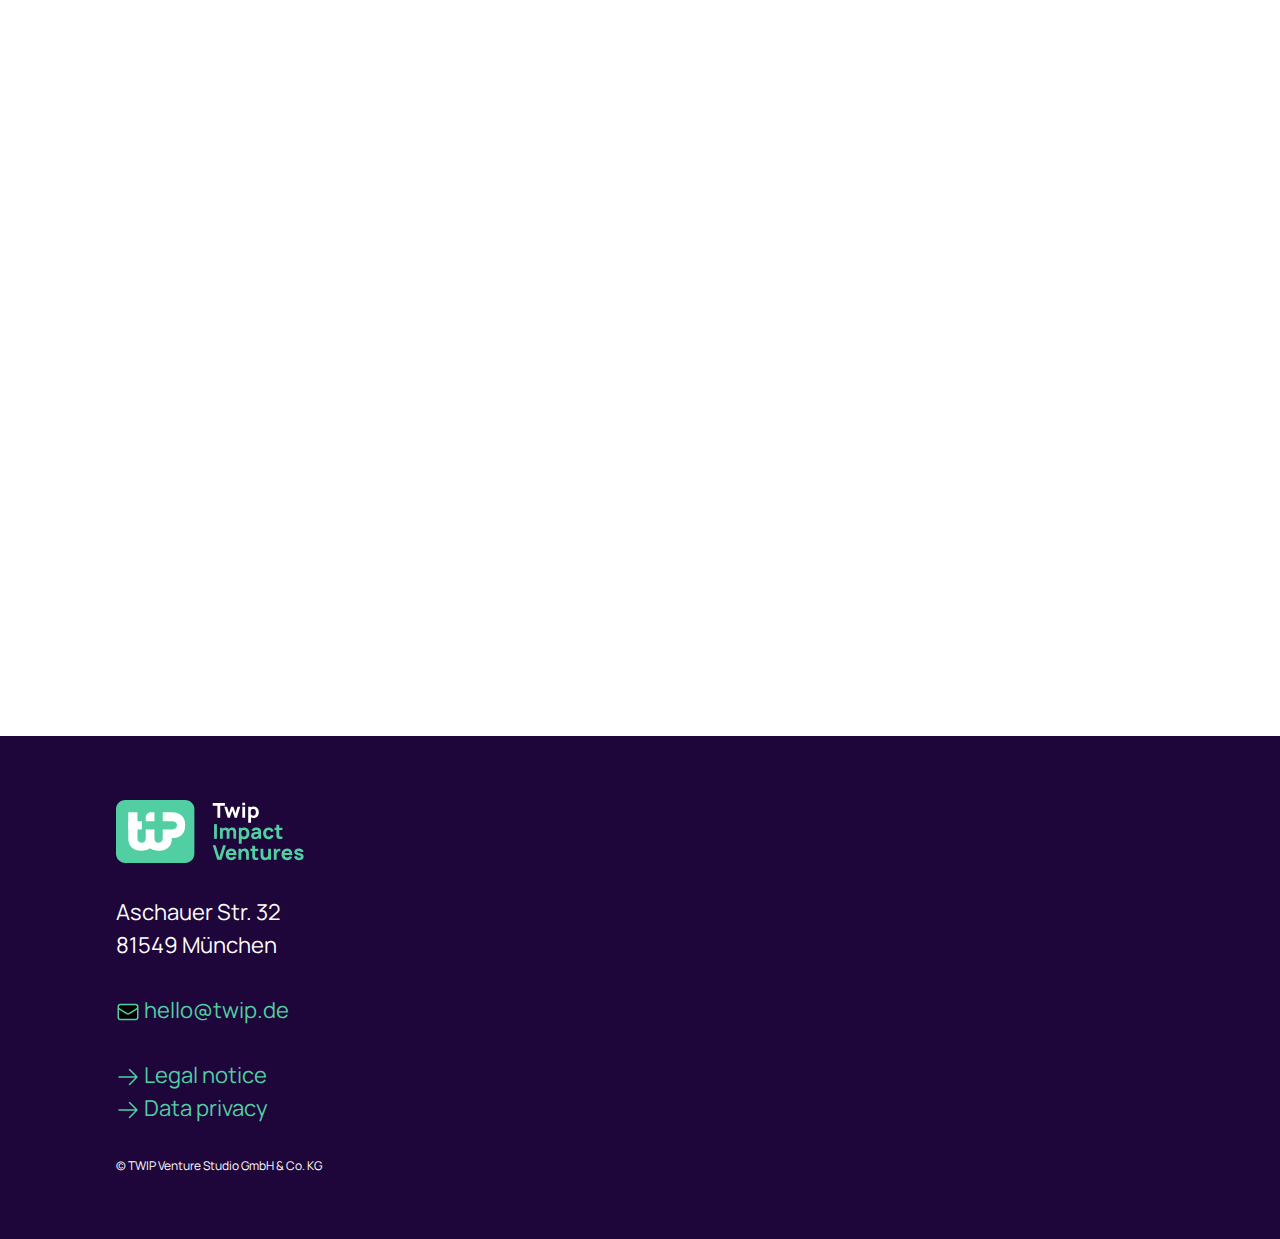
<file: droppitchdeck.html>
<!DOCTYPE html><html class="h-full scroll-smooth bg-white antialiased [font-feature-settings:'ss01'] js-focus-visible" lang="en" data-js-focus-visible=""><head><meta charset="utf-8"><meta name="viewport" content="width=device-width"><title>Twip Impact Ventures - IT investments in startups with an impact!</title><meta name="description" content="We empower early stage tech startups with software development, IT advisory and growth support. For a better tomorrow."><link rel="apple-touch-icon" sizes="180x180" href="/assets/favicon/apple-touch-icon.png"><link rel="icon" type="image/png" sizes="32x32" href="/assets/favicon/favicon-32x32.png"><link rel="icon" type="image/png" sizes="16x16" href="/assets/favicon/favicon-16x16.png"><link rel="manifest" href="/assets/favicon/site.webmanifest"><link rel="shortcut icon" href="/assets/favicon/favicon.ico"><link href="/assets/fonts/manropeFont.css" rel="stylesheet" type="text/css" media="all"><link href="/main.css" rel="stylesheet" type="text/css" media="all"></head><body class="flex h-full flex-col overflow-x-hidden"><div><main><section class="pb-0 pt-0 pl-0" style="flex:auto"><div><div class="pl-0" data-tf-widget="dCFqPSLz" data-tf-opacity="100" data-tf-iframe-props="title=Drop Your Deck" data-tf-transitive-search-params data-tf-medium="snippet" style="width:100vw; height:calc(100vh - 164px)"></div><script src="//embed.typeform.com/next/embed.js"></script></div></section></main><footer class="overflow-visible bg-secondary"><div class="mx-auto max-w-1080 px-4 relative"><div class="grid grid-cols-1 lg:grid-cols-4 text-white py-16"><div><div class="w-[188px] h-[64px]"><img src="/assets/img/twipLogo_darkBg.svg" alt="Twip Impact Ventures Logo"></div><div class="my-8 text-lg md:text-xl">Aschauer Str. 32<br>81549 München</div><div class="my-8 text-lg md:text-xl text-primary"><div class="transition transition-200 ease-linear hover:text-tertiary hover:underline decoration-1 stroke-primary hover:stroke-tertiary"><a href="mailto:hello@twip.de?subject=Hi%20Twip" title="Send us an email!"><svg class="w-6 h-6 inline" viewBox="0 0 24 24" xmlns="http://www.w3.org/2000/svg"><path d="M21.75 6.75V17.25C21.75 18.4926 20.7426 19.5 19.5 19.5H4.5C3.25736 19.5 2.25 18.4926 2.25 17.25V6.75M21.75 6.75C21.75 5.50736 20.7426 4.5 19.5 4.5H4.5C3.25736 4.5 2.25 5.50736 2.25 6.75M21.75 6.75V6.99271C21.75 7.77405 21.3447 8.49945 20.6792 8.90894L13.1792 13.5243C12.4561 13.9694 11.5439 13.9694 10.8208 13.5243L3.32078 8.90894C2.65535 8.49945 2.25 7.77405 2.25 6.99271V6.75" stroke-width="1.5" stroke-linecap="round" stroke-linejoin="round"/></svg> hello@twip.de</a></div></div><div class="my-8 text-lg md:text-xl text-primary"><div class="transition transition-200 ease-linear hover:text-tertiary hover:underline decoration-1 stroke-primary hover:stroke-tertiary"><a href="/legalnotice.html" title="Legal Notice" target="_blank"><svg class="w-6 h-6 inline" width="24" height="24" viewBox="0 0 24 24" xmlns="http://www.w3.org/2000/svg"><path d="M13.5 4.5L21 12M21 12L13.5 19.5M21 12H3" stroke-width="1.5" stroke-linecap="round" stroke-linejoin="round"/></svg> Legal notice</a></div><div class="transition transition-200 ease-linear hover:text-tertiary hover:underline decoration-1 stroke-primary hover:stroke-tertiary"><a href="/dataprivacy.html" title="Data Privacy" target="_blank"><svg class="w-6 h-6 inline" width="24" height="24" viewBox="0 0 24 24" xmlns="http://www.w3.org/2000/svg"><path d="M13.5 4.5L21 12M21 12L13.5 19.5M21 12H3" stroke-width="1.5" stroke-linecap="round" stroke-linejoin="round"/></svg> Data privacy</a></div></div><div class="text-sm">© TWIP Venture Studio GmbH & Co. KG</div></div></div></div></footer></div><script async src="https://www.googletagmanager.com/gtag/js?id=UA-213201695-2"></script><script>function getNewSession() {
          function getUuid() {
            return 'xxxxxxxx-xxxx-4xxx-yxxx-xxxxxxxxxxxx'.replace(/[xy]/g, function (c) {
              var r = Math.random() * 16 | 0,
                v = c == 'x' ? r : (r & 0x3 | 0x8);
              return v.toString(16);
            });
          }
          var id = getUuid();
          if (window.sessionStorage) sessionStorage.setItem('SESSID', id);
          return id;
        }
    
        //Als Id generiert und speichert dieses  Beispiel eine UUID, es geht aber natürlich auch jedes 
        //andere Verfahren zur Erstellung einer ausreichend eindeutigen Kennung.
        window._clientId = (window.sessionStorage && sessionStorage.getItem('SESSID')) || getNewSession();
    
        window.dataLayer = window.dataLayer || [];
        function gtag(){dataLayer.push(arguments);}
        gtag('js', new Date());
        gtag('set', 'client_id', window._clientId);
        gtag("consent", "default", {
          ad_storage: "denied",
          analytics_storage: "denied",
          functionality_storage: "denied",
          personalization_storage: "denied",
          security_storage: "denied"
        });
        gtag('config', 'UA-213201695-2', { 'anonymize_ip': true });</script></body></html>
</file>
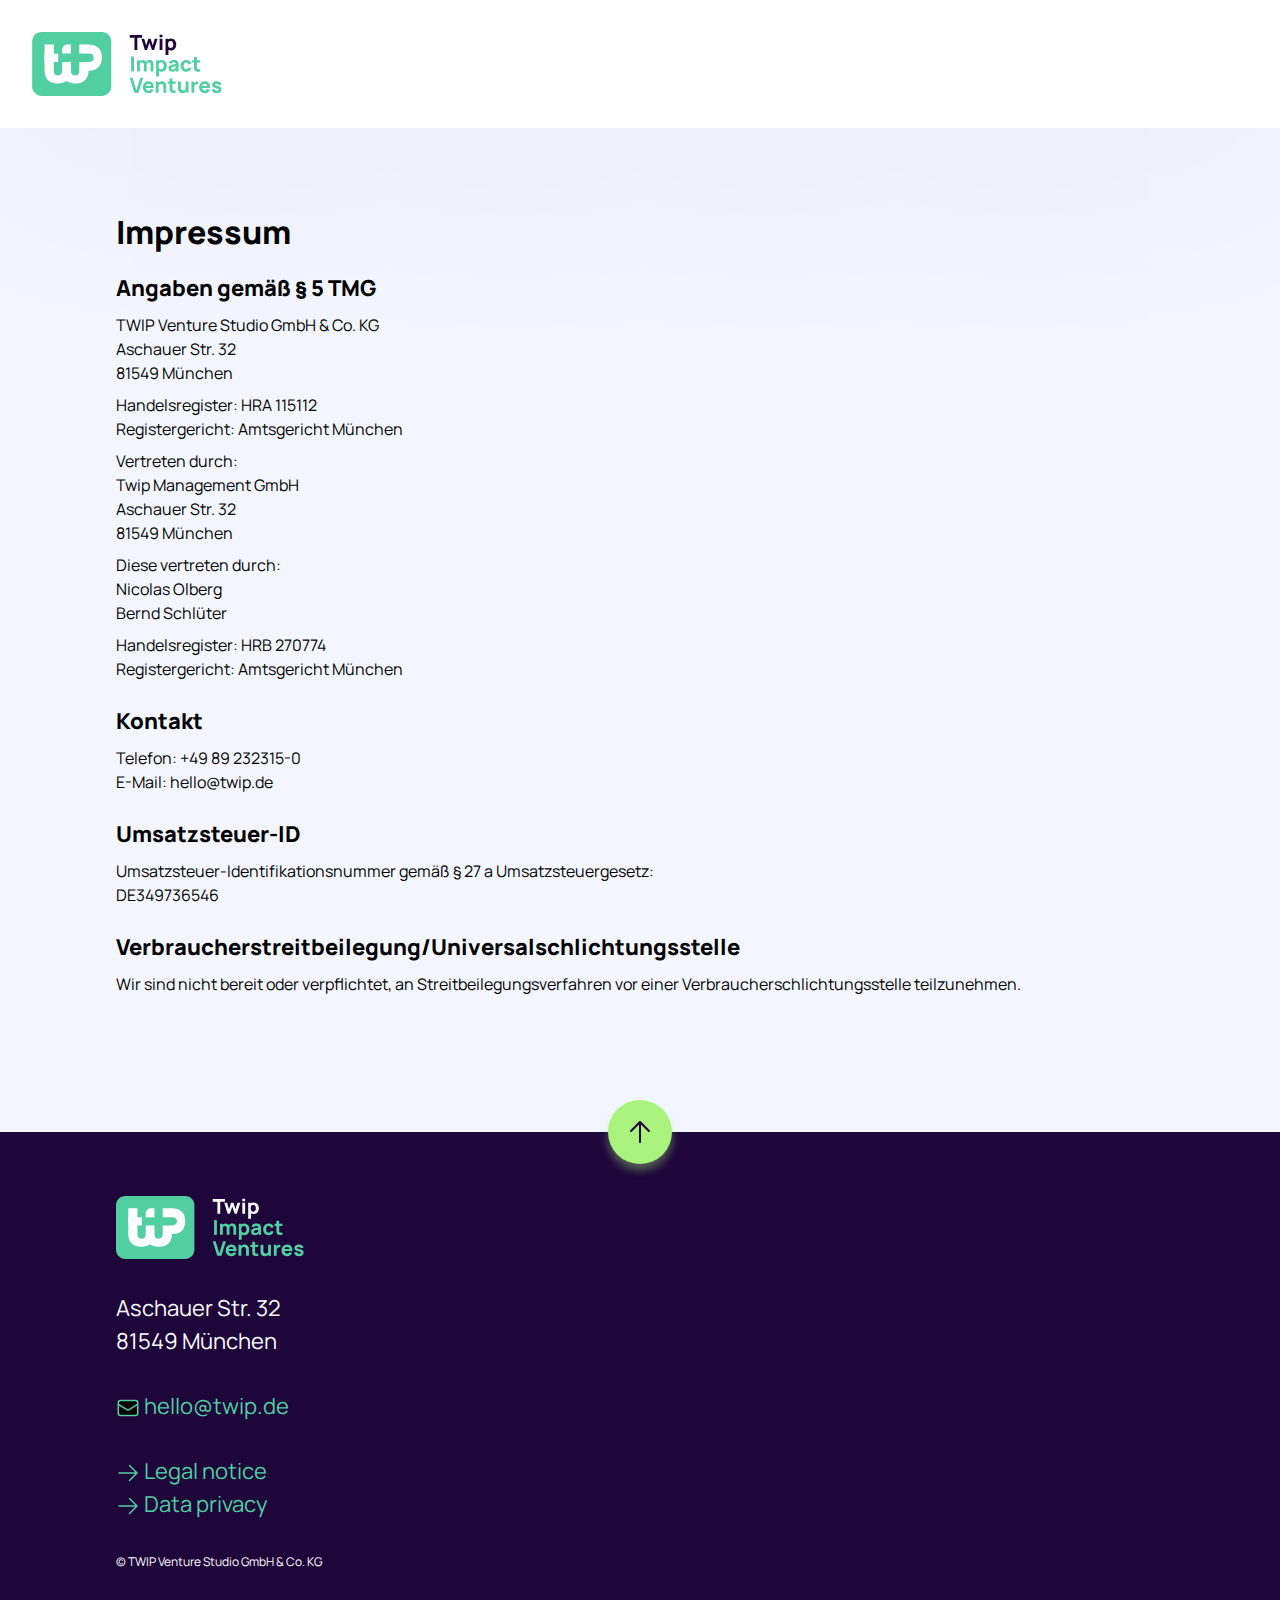
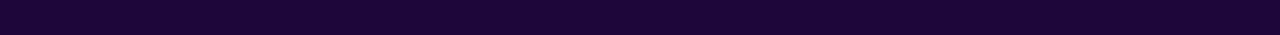
<file: legalnotice.html>
<!DOCTYPE html><html class="h-full scroll-smooth bg-white antialiased [font-feature-settings:'ss01'] js-focus-visible" lang="en" data-js-focus-visible=""><head><meta charset="utf-8"><meta name="viewport" content="width=device-width"><title>Twip Impact Ventures - IT investments in startups with an impact!</title><meta name="description" content="We empower early stage tech startups with software development, IT advisory and growth support. For a better tomorrow."><link rel="apple-touch-icon" sizes="180x180" href="/assets/favicon/apple-touch-icon.png"><link rel="icon" type="image/png" sizes="32x32" href="/assets/favicon/favicon-32x32.png"><link rel="icon" type="image/png" sizes="16x16" href="/assets/favicon/favicon-16x16.png"><link rel="manifest" href="/assets/favicon/site.webmanifest"><link rel="shortcut icon" href="/assets/favicon/favicon.ico"><link href="/assets/fonts/manropeFont.css" rel="stylesheet" type="text/css" media="all"><link href="/main.css" rel="stylesheet" type="text/css" media="all"></head><body class="flex h-full flex-col overflow-x-hidden"><div><header id="header" class="pt-3 pb-5 lg:py-8 sticky top-0 z-50 bg-white"><div class="mx-auto px-4 sm:px-6 lg:px-8"><nav class="relative flex justify-between"><div class="flex flex-wrap lg:flex-nowrap items-center w-full lg:gap-x-4"><a aria-label="Home" href="#" title="Home" class="grow min-w-[90px]"><img src="/assets/img/twipLogo_brightBg.svg" alt="Twip Impact Ventures Logo" class="max-h-[42px] lg:max-h-[64px] max-w-[125px] lg:max-w-[190px] w-full"></a><div class="grow"></div></div></nav></div></header><script>//change Icon when Menu is opened
            function toggleMenu() {
                document.getElementById("header").classList.toggle("opened");
                const navToggle = document.getElementsByClassName("toggle");
                for (let i = 0; i < navToggle.length; i++) {
                    navToggle.item(i).classList.toggle("hidden");
                }
            }
            document.getElementById("hamburger").onclick = () => { toggleMenu();};
        
            //close Menu when Element is clicked
            document.querySelector("#menuItems").onclick = () => {
                if (document.getElementById("header").classList.contains("opened")) {
                    toggleMenu();
                }
            };
        
        
            // add data-scroll="0" to html element
            const debounce = (fn) => {
                let frame;
                return (...params) => {
                    if (frame) { 
                    cancelAnimationFrame(frame);
                    }
                    frame = requestAnimationFrame(() => {
                    fn(...params);
                    });
                } 
            };
            const storeScroll = () => {
                document.documentElement.dataset.scroll = window.scrollY;
            }
            document.addEventListener('scroll', debounce(storeScroll), { passive: true });
            storeScroll();
        
            //highlight current nav element
            window.addEventListener("scroll", navHighlighter);
            function navHighlighter() {
                let sections = document.querySelectorAll("section:has(span.sectionMarker)");
                let scrollY = window.pageYOffset;
                sections.forEach(current => {
                    const sectionHeight = current.offsetHeight;
                    const sectionTop = current.offsetTop - 120;
                    sectionId = current.querySelector("span.sectionMarker").getAttribute("id");
                    if (
                        scrollY > sectionTop &&
                        scrollY <= sectionTop + sectionHeight
                    ){
                        document.querySelector("#menuItems a[href*=" + sectionId + "]").classList.add("active");
                    } else {
                        document.querySelector("#menuItems a[href*=" + sectionId + "]").classList.remove("active");
                    }
                });
            }</script><main><section class="relative overflow-hidden md:overflow-visible z-10 bg-gray-ultra-light pt-10 md:pt-20 pb-16 md:pb-32"><div class="mx-auto max-w-1080 px-4 relative"><h1 class="font-extrabold text-2xl md:text-3.5xl">Impressum</h1><h2 class="font-extrabold text-lg md:text-xl pt-4 pb-2">Angaben gem&auml;&szlig; &sect; 5 TMG</h2><p class="pb-2">TWIP Venture Studio GmbH &amp; Co. KG<br>Aschauer Str. 32<br>81549 M&uuml;nchen</p><p class="pb-2">Handelsregister: HRA 115112<br>Registergericht: Amtsgericht M&uuml;nchen</p><p class="pb-2">Vertreten durch:<br>Twip Management GmbH<br>Aschauer Str. 32<br>81549 M&uuml;nchen</p><p class="pb-2">Diese vertreten durch:<br>Nicolas Olberg<br>Bernd Schl&uuml;ter</p><p class="pb-2">Handelsregister: HRB 270774<br>Registergericht: Amtsgericht M&uuml;nchen</p><h2 class="font-extrabold text-lg md:text-xl pt-4 pb-2">Kontakt</h2><p class="pb-2">Telefon: +49 89 232315-0<br>E-Mail: hello@twip.de</p><h2 class="font-extrabold text-lg md:text-xl pt-4 pb-2">Umsatzsteuer-ID</h2><p class="pb-2">Umsatzsteuer-Identifikationsnummer gem&auml;&szlig; &sect; 27 a Umsatzsteuergesetz:<br>DE349736546</p><h2 class="font-extrabold text-lg md:text-xl pt-4 pb-2">Verbraucher&shy;streit&shy;beilegung/Universal&shy;schlichtungs&shy;stelle</h2><p class="pb-2">Wir sind nicht bereit oder verpflichtet, an Streitbeilegungsverfahren vor einer Verbraucherschlichtungsstelle teilzunehmen.</p></div></section></main><footer class="overflow-visible bg-secondary"><div class="relative"><a class="h-16 w-16 p-4 mx-auto left-0 right-0 bg-tertiary rounded-full absolute -top-8 z-40 shadow shadow-tertiary/40 transition transition-200 ease-linear hover:scale-105 hover:brightness-90 hover:shadow-hover hover:shadow-tertiary/60" title="Scroll to top" href="#"><svg class="fill-secondary" viewBox="0 0 32 32" fill="none" xmlns="http://www.w3.org/2000/svg"><path fill-rule="evenodd" clip-rule="evenodd" d="M16 27C15.4477 27 15 26.5523 15 26V8.41421L7.70711 15.7071C7.31658 16.0976 6.68342 16.0976 6.29289 15.7071C5.90237 15.3166 5.90237 14.6834 6.29289 14.2929L15.2929 5.29289C15.6834 4.90237 16.3166 4.90237 16.7071 5.29289L25.7071 14.2929C26.0976 14.6834 26.0976 15.3166 25.7071 15.7071C25.3166 16.0976 24.6834 16.0976 24.2929 15.7071L17 8.41421V26C17 26.5523 16.5523 27 16 27Z"/></svg></a></div><div class="mx-auto max-w-1080 px-4 relative"><div class="grid grid-cols-1 lg:grid-cols-4 text-white py-16"><div><div class="w-[188px] h-[64px]"><img src="/assets/img/twipLogo_darkBg.svg" alt="Twip Impact Ventures Logo"></div><div class="my-8 text-lg md:text-xl">Aschauer Str. 32<br>81549 München</div><div class="my-8 text-lg md:text-xl text-primary"><div class="transition transition-200 ease-linear hover:text-tertiary hover:underline decoration-1 stroke-primary hover:stroke-tertiary"><a href="mailto:hello@twip.de?subject=Hi%20Twip" title="Send us an email!"><svg class="w-6 h-6 inline" viewBox="0 0 24 24" xmlns="http://www.w3.org/2000/svg"><path d="M21.75 6.75V17.25C21.75 18.4926 20.7426 19.5 19.5 19.5H4.5C3.25736 19.5 2.25 18.4926 2.25 17.25V6.75M21.75 6.75C21.75 5.50736 20.7426 4.5 19.5 4.5H4.5C3.25736 4.5 2.25 5.50736 2.25 6.75M21.75 6.75V6.99271C21.75 7.77405 21.3447 8.49945 20.6792 8.90894L13.1792 13.5243C12.4561 13.9694 11.5439 13.9694 10.8208 13.5243L3.32078 8.90894C2.65535 8.49945 2.25 7.77405 2.25 6.99271V6.75" stroke-width="1.5" stroke-linecap="round" stroke-linejoin="round"/></svg> hello@twip.de</a></div></div><div class="my-8 text-lg md:text-xl text-primary"><div class="transition transition-200 ease-linear hover:text-tertiary hover:underline decoration-1 stroke-primary hover:stroke-tertiary"><a href="/legalnotice.html" title="Legal Notice" target="_blank"><svg class="w-6 h-6 inline" width="24" height="24" viewBox="0 0 24 24" xmlns="http://www.w3.org/2000/svg"><path d="M13.5 4.5L21 12M21 12L13.5 19.5M21 12H3" stroke-width="1.5" stroke-linecap="round" stroke-linejoin="round"/></svg> Legal notice</a></div><div class="transition transition-200 ease-linear hover:text-tertiary hover:underline decoration-1 stroke-primary hover:stroke-tertiary"><a href="/dataprivacy.html" title="Data Privacy" target="_blank"><svg class="w-6 h-6 inline" width="24" height="24" viewBox="0 0 24 24" xmlns="http://www.w3.org/2000/svg"><path d="M13.5 4.5L21 12M21 12L13.5 19.5M21 12H3" stroke-width="1.5" stroke-linecap="round" stroke-linejoin="round"/></svg> Data privacy</a></div></div><div class="text-sm">© TWIP Venture Studio GmbH & Co. KG</div></div></div></div></footer></div><script async src="https://www.googletagmanager.com/gtag/js?id=UA-213201695-2"></script><script>function getNewSession() {
          function getUuid() {
            return 'xxxxxxxx-xxxx-4xxx-yxxx-xxxxxxxxxxxx'.replace(/[xy]/g, function (c) {
              var r = Math.random() * 16 | 0,
                v = c == 'x' ? r : (r & 0x3 | 0x8);
              return v.toString(16);
            });
          }
          var id = getUuid();
          if (window.sessionStorage) sessionStorage.setItem('SESSID', id);
          return id;
        }
    
        //Als Id generiert und speichert dieses  Beispiel eine UUID, es geht aber natürlich auch jedes 
        //andere Verfahren zur Erstellung einer ausreichend eindeutigen Kennung.
        window._clientId = (window.sessionStorage && sessionStorage.getItem('SESSID')) || getNewSession();
    
        window.dataLayer = window.dataLayer || [];
        function gtag(){dataLayer.push(arguments);}
        gtag('js', new Date());
        gtag('set', 'client_id', window._clientId);
        gtag("consent", "default", {
          ad_storage: "denied",
          analytics_storage: "denied",
          functionality_storage: "denied",
          personalization_storage: "denied",
          security_storage: "denied"
        });
        gtag('config', 'UA-213201695-2', { 'anonymize_ip': true });</script></body></html>
</file>
<file: assets/fonts/manropeFont.css>
/* manrope-200 - latin_latin-ext */
@font-face {
    font-display: swap; /* Check https://developer.mozilla.org/en-US/docs/Web/CSS/@font-face/font-display for other options. */
    font-family: 'Manrope';
    font-style: normal;
    font-weight: 200;
    src: url('./manrope-v13-latin_latin-ext-200.woff2') format('woff2'), /* Chrome 36+, Opera 23+, Firefox 39+ */
         url('./manrope-v13-latin_latin-ext-200.woff') format('woff'); /* Chrome 5+, Firefox 3.6+, IE 9+, Safari 5.1+ */
  }
  /* manrope-300 - latin_latin-ext */
  @font-face {
    font-display: swap; /* Check https://developer.mozilla.org/en-US/docs/Web/CSS/@font-face/font-display for other options. */
    font-family: 'Manrope';
    font-style: normal;
    font-weight: 300;
    src: url('./manrope-v13-latin_latin-ext-300.woff2') format('woff2'), /* Chrome 36+, Opera 23+, Firefox 39+ */
         url('./manrope-v13-latin_latin-ext-300.woff') format('woff'); /* Chrome 5+, Firefox 3.6+, IE 9+, Safari 5.1+ */
  }
  /* manrope-regular - latin_latin-ext */
  @font-face {
    font-display: swap; /* Check https://developer.mozilla.org/en-US/docs/Web/CSS/@font-face/font-display for other options. */
    font-family: 'Manrope';
    font-style: normal;
    font-weight: 400;
    src: url('./manrope-v13-latin_latin-ext-regular.woff2') format('woff2'), /* Chrome 36+, Opera 23+, Firefox 39+ */
         url('./manrope-v13-latin_latin-ext-regular.woff') format('woff'); /* Chrome 5+, Firefox 3.6+, IE 9+, Safari 5.1+ */
  }
  /* manrope-500 - latin_latin-ext */
  @font-face {
    font-display: swap; /* Check https://developer.mozilla.org/en-US/docs/Web/CSS/@font-face/font-display for other options. */
    font-family: 'Manrope';
    font-style: normal;
    font-weight: 500;
    src: url('./manrope-v13-latin_latin-ext-500.woff2') format('woff2'), /* Chrome 36+, Opera 23+, Firefox 39+ */
         url('./manrope-v13-latin_latin-ext-500.woff') format('woff'); /* Chrome 5+, Firefox 3.6+, IE 9+, Safari 5.1+ */
  }
  /* manrope-600 - latin_latin-ext */
  @font-face {
    font-display: swap; /* Check https://developer.mozilla.org/en-US/docs/Web/CSS/@font-face/font-display for other options. */
    font-family: 'Manrope';
    font-style: normal;
    font-weight: 600;
    src: url('./manrope-v13-latin_latin-ext-600.woff2') format('woff2'), /* Chrome 36+, Opera 23+, Firefox 39+ */
         url('./manrope-v13-latin_latin-ext-600.woff') format('woff'); /* Chrome 5+, Firefox 3.6+, IE 9+, Safari 5.1+ */
  }
  /* manrope-700 - latin_latin-ext */
  @font-face {
    font-display: swap; /* Check https://developer.mozilla.org/en-US/docs/Web/CSS/@font-face/font-display for other options. */
    font-family: 'Manrope';
    font-style: normal;
    font-weight: 700;
    src: url('./manrope-v13-latin_latin-ext-700.woff2') format('woff2'), /* Chrome 36+, Opera 23+, Firefox 39+ */
         url('./manrope-v13-latin_latin-ext-700.woff') format('woff'); /* Chrome 5+, Firefox 3.6+, IE 9+, Safari 5.1+ */
  }
  /* manrope-800 - latin_latin-ext */
  @font-face {
    font-display: swap; /* Check https://developer.mozilla.org/en-US/docs/Web/CSS/@font-face/font-display for other options. */
    font-family: 'Manrope';
    font-style: normal;
    font-weight: 800;
    src: url('./manrope-v13-latin_latin-ext-800.woff2') format('woff2'), /* Chrome 36+, Opera 23+, Firefox 39+ */
         url('./manrope-v13-latin_latin-ext-800.woff') format('woff'); /* Chrome 5+, Firefox 3.6+, IE 9+, Safari 5.1+ */
  }
</file>
<file: main.css>
/*
! tailwindcss v3.2.7 | MIT License | https://tailwindcss.com
*//*
1. Prevent padding and border from affecting element width. (https://github.com/mozdevs/cssremedy/issues/4)
2. Allow adding a border to an element by just adding a border-width. (https://github.com/tailwindcss/tailwindcss/pull/116)
*/

*,
::before,
::after {
  box-sizing: border-box; /* 1 */
  border-width: 0; /* 2 */
  border-style: solid; /* 2 */
  border-color: currentColor; /* 2 */
}

::before,
::after {
  --tw-content: '';
}

/*
1. Use a consistent sensible line-height in all browsers.
2. Prevent adjustments of font size after orientation changes in iOS.
3. Use a more readable tab size.
4. Use the user's configured `sans` font-family by default.
5. Use the user's configured `sans` font-feature-settings by default.
*/

html {
  line-height: 1.5; /* 1 */
  -webkit-text-size-adjust: 100%; /* 2 */
  -moz-tab-size: 4; /* 3 */
  -o-tab-size: 4;
     tab-size: 4; /* 3 */
  font-family: Manrope, Helvetica, Arial, sans-serif; /* 4 */
  font-feature-settings: normal; /* 5 */
}

/*
1. Remove the margin in all browsers.
2. Inherit line-height from `html` so users can set them as a class directly on the `html` element.
*/

body {
  margin: 0; /* 1 */
  line-height: inherit; /* 2 */
}

/*
1. Add the correct height in Firefox.
2. Correct the inheritance of border color in Firefox. (https://bugzilla.mozilla.org/show_bug.cgi?id=190655)
3. Ensure horizontal rules are visible by default.
*/

hr {
  height: 0; /* 1 */
  color: inherit; /* 2 */
  border-top-width: 1px; /* 3 */
}

/*
Add the correct text decoration in Chrome, Edge, and Safari.
*/

abbr:where([title]) {
  -webkit-text-decoration: underline dotted;
          text-decoration: underline dotted;
}

/*
Remove the default font size and weight for headings.
*/

h1,
h2,
h3,
h4,
h5,
h6 {
  font-size: inherit;
  font-weight: inherit;
}

/*
Reset links to optimize for opt-in styling instead of opt-out.
*/

a {
  color: inherit;
  text-decoration: inherit;
}

/*
Add the correct font weight in Edge and Safari.
*/

b,
strong {
  font-weight: bolder;
}

/*
1. Use the user's configured `mono` font family by default.
2. Correct the odd `em` font sizing in all browsers.
*/

code,
kbd,
samp,
pre {
  font-family: ui-monospace, SFMono-Regular, Menlo, Monaco, Consolas, "Liberation Mono", "Courier New", monospace; /* 1 */
  font-size: 1em; /* 2 */
}

/*
Add the correct font size in all browsers.
*/

small {
  font-size: 80%;
}

/*
Prevent `sub` and `sup` elements from affecting the line height in all browsers.
*/

sub,
sup {
  font-size: 75%;
  line-height: 0;
  position: relative;
  vertical-align: baseline;
}

sub {
  bottom: -0.25em;
}

sup {
  top: -0.5em;
}

/*
1. Remove text indentation from table contents in Chrome and Safari. (https://bugs.chromium.org/p/chromium/issues/detail?id=999088, https://bugs.webkit.org/show_bug.cgi?id=201297)
2. Correct table border color inheritance in all Chrome and Safari. (https://bugs.chromium.org/p/chromium/issues/detail?id=935729, https://bugs.webkit.org/show_bug.cgi?id=195016)
3. Remove gaps between table borders by default.
*/

table {
  text-indent: 0; /* 1 */
  border-color: inherit; /* 2 */
  border-collapse: collapse; /* 3 */
}

/*
1. Change the font styles in all browsers.
2. Remove the margin in Firefox and Safari.
3. Remove default padding in all browsers.
*/

button,
input,
optgroup,
select,
textarea {
  font-family: inherit; /* 1 */
  font-size: 100%; /* 1 */
  font-weight: inherit; /* 1 */
  line-height: inherit; /* 1 */
  color: inherit; /* 1 */
  margin: 0; /* 2 */
  padding: 0; /* 3 */
}

/*
Remove the inheritance of text transform in Edge and Firefox.
*/

button,
select {
  text-transform: none;
}

/*
1. Correct the inability to style clickable types in iOS and Safari.
2. Remove default button styles.
*/

button,
[type='button'],
[type='reset'],
[type='submit'] {
  -webkit-appearance: button; /* 1 */
  background-color: transparent; /* 2 */
  background-image: none; /* 2 */
}

/*
Use the modern Firefox focus style for all focusable elements.
*/

:-moz-focusring {
  outline: auto;
}

/*
Remove the additional `:invalid` styles in Firefox. (https://github.com/mozilla/gecko-dev/blob/2f9eacd9d3d995c937b4251a5557d95d494c9be1/layout/style/res/forms.css#L728-L737)
*/

:-moz-ui-invalid {
  box-shadow: none;
}

/*
Add the correct vertical alignment in Chrome and Firefox.
*/

progress {
  vertical-align: baseline;
}

/*
Correct the cursor style of increment and decrement buttons in Safari.
*/

::-webkit-inner-spin-button,
::-webkit-outer-spin-button {
  height: auto;
}

/*
1. Correct the odd appearance in Chrome and Safari.
2. Correct the outline style in Safari.
*/

[type='search'] {
  -webkit-appearance: textfield; /* 1 */
  outline-offset: -2px; /* 2 */
}

/*
Remove the inner padding in Chrome and Safari on macOS.
*/

::-webkit-search-decoration {
  -webkit-appearance: none;
}

/*
1. Correct the inability to style clickable types in iOS and Safari.
2. Change font properties to `inherit` in Safari.
*/

::-webkit-file-upload-button {
  -webkit-appearance: button; /* 1 */
  font: inherit; /* 2 */
}

/*
Add the correct display in Chrome and Safari.
*/

summary {
  display: list-item;
}

/*
Removes the default spacing and border for appropriate elements.
*/

blockquote,
dl,
dd,
h1,
h2,
h3,
h4,
h5,
h6,
hr,
figure,
p,
pre {
  margin: 0;
}

fieldset {
  margin: 0;
  padding: 0;
}

legend {
  padding: 0;
}

ol,
ul,
menu {
  list-style: none;
  margin: 0;
  padding: 0;
}

/*
Prevent resizing textareas horizontally by default.
*/

textarea {
  resize: vertical;
}

/*
1. Reset the default placeholder opacity in Firefox. (https://github.com/tailwindlabs/tailwindcss/issues/3300)
2. Set the default placeholder color to the user's configured gray 400 color.
*/

input::-moz-placeholder, textarea::-moz-placeholder {
  opacity: 1; /* 1 */
  color: #9ca3af; /* 2 */
}

input::placeholder,
textarea::placeholder {
  opacity: 1; /* 1 */
  color: #9ca3af; /* 2 */
}

/*
Set the default cursor for buttons.
*/

button,
[role="button"] {
  cursor: pointer;
}

/*
Make sure disabled buttons don't get the pointer cursor.
*/
:disabled {
  cursor: default;
}

/*
1. Make replaced elements `display: block` by default. (https://github.com/mozdevs/cssremedy/issues/14)
2. Add `vertical-align: middle` to align replaced elements more sensibly by default. (https://github.com/jensimmons/cssremedy/issues/14#issuecomment-634934210)
   This can trigger a poorly considered lint error in some tools but is included by design.
*/

img,
svg,
video,
canvas,
audio,
iframe,
embed,
object {
  display: block; /* 1 */
  vertical-align: middle; /* 2 */
}

/*
Constrain images and videos to the parent width and preserve their intrinsic aspect ratio. (https://github.com/mozdevs/cssremedy/issues/14)
*/

img,
video {
  max-width: 100%;
  height: auto;
}

/* Make elements with the HTML hidden attribute stay hidden by default */
[hidden] {
  display: none;
}
    header.opened {
  position: fixed;
  top: 0px;
  left: 0px;
  right: 0px;
  bottom: -500px;
  --tw-bg-opacity: 1;
  background-color: rgb(30 6 58 / var(--tw-bg-opacity));
}
    header.opened a[aria-label="Home"] {
  display: none;
}
    #menuItems a:after {
        content: " ";
        display: block;
        width: 100%;
        height: 4px;
        border-radius: 2px;
        top: 3px;
        position: relative;
        --tw-bg-opacity: 1;
        background-color: rgb(169 242 125 / var(--tw-bg-opacity));
        opacity: 0;
        transition: all 0.2s ease-in-out;
      }
      @media (min-width: 1080px) {

  #menuItems a.\!active:after {
    opacity: 1;
  }

  #menuItems a.active:after {
    opacity: 1;
  }
}

*, ::before, ::after {
  --tw-border-spacing-x: 0;
  --tw-border-spacing-y: 0;
  --tw-translate-x: 0;
  --tw-translate-y: 0;
  --tw-rotate: 0;
  --tw-skew-x: 0;
  --tw-skew-y: 0;
  --tw-scale-x: 1;
  --tw-scale-y: 1;
  --tw-pan-x:  ;
  --tw-pan-y:  ;
  --tw-pinch-zoom:  ;
  --tw-scroll-snap-strictness: proximity;
  --tw-ordinal:  ;
  --tw-slashed-zero:  ;
  --tw-numeric-figure:  ;
  --tw-numeric-spacing:  ;
  --tw-numeric-fraction:  ;
  --tw-ring-inset:  ;
  --tw-ring-offset-width: 0px;
  --tw-ring-offset-color: #fff;
  --tw-ring-color: rgb(59 130 246 / 0.5);
  --tw-ring-offset-shadow: 0 0 #0000;
  --tw-ring-shadow: 0 0 #0000;
  --tw-shadow: 0 0 #0000;
  --tw-shadow-colored: 0 0 #0000;
  --tw-blur:  ;
  --tw-brightness:  ;
  --tw-contrast:  ;
  --tw-grayscale:  ;
  --tw-hue-rotate:  ;
  --tw-invert:  ;
  --tw-saturate:  ;
  --tw-sepia:  ;
  --tw-drop-shadow:  ;
  --tw-backdrop-blur:  ;
  --tw-backdrop-brightness:  ;
  --tw-backdrop-contrast:  ;
  --tw-backdrop-grayscale:  ;
  --tw-backdrop-hue-rotate:  ;
  --tw-backdrop-invert:  ;
  --tw-backdrop-opacity:  ;
  --tw-backdrop-saturate:  ;
  --tw-backdrop-sepia:  ;
}

::backdrop {
  --tw-border-spacing-x: 0;
  --tw-border-spacing-y: 0;
  --tw-translate-x: 0;
  --tw-translate-y: 0;
  --tw-rotate: 0;
  --tw-skew-x: 0;
  --tw-skew-y: 0;
  --tw-scale-x: 1;
  --tw-scale-y: 1;
  --tw-pan-x:  ;
  --tw-pan-y:  ;
  --tw-pinch-zoom:  ;
  --tw-scroll-snap-strictness: proximity;
  --tw-ordinal:  ;
  --tw-slashed-zero:  ;
  --tw-numeric-figure:  ;
  --tw-numeric-spacing:  ;
  --tw-numeric-fraction:  ;
  --tw-ring-inset:  ;
  --tw-ring-offset-width: 0px;
  --tw-ring-offset-color: #fff;
  --tw-ring-color: rgb(59 130 246 / 0.5);
  --tw-ring-offset-shadow: 0 0 #0000;
  --tw-ring-shadow: 0 0 #0000;
  --tw-shadow: 0 0 #0000;
  --tw-shadow-colored: 0 0 #0000;
  --tw-blur:  ;
  --tw-brightness:  ;
  --tw-contrast:  ;
  --tw-grayscale:  ;
  --tw-hue-rotate:  ;
  --tw-invert:  ;
  --tw-saturate:  ;
  --tw-sepia:  ;
  --tw-drop-shadow:  ;
  --tw-backdrop-blur:  ;
  --tw-backdrop-brightness:  ;
  --tw-backdrop-contrast:  ;
  --tw-backdrop-grayscale:  ;
  --tw-backdrop-hue-rotate:  ;
  --tw-backdrop-invert:  ;
  --tw-backdrop-opacity:  ;
  --tw-backdrop-saturate:  ;
  --tw-backdrop-sepia:  ;
}
.sr-only {
  position: absolute;
  width: 1px;
  height: 1px;
  padding: 0;
  margin: -1px;
  overflow: hidden;
  clip: rect(0, 0, 0, 0);
  white-space: nowrap;
  border-width: 0;
}
.visible {
  visibility: visible;
}
.static {
  position: static;
}
.fixed {
  position: fixed;
}
.absolute {
  position: absolute;
}
.\!relative {
  position: relative !important;
}
.relative {
  position: relative;
}
.sticky {
  position: sticky;
}
.-bottom-8 {
  bottom: -2rem;
}
.-top-4 {
  top: -1rem;
}
.-top-8 {
  top: -2rem;
}
.bottom-1 {
  bottom: 0.25rem;
}
.bottom-1\.5 {
  bottom: 0.375rem;
}
.bottom-8 {
  bottom: 2rem;
}
.bottom-\[-4\.5rem\] {
  bottom: -4.5rem;
}
.bottom-\[6px\] {
  bottom: 6px;
}
.left-0 {
  left: 0px;
}
.left-32 {
  left: 8rem;
}
.left-4 {
  left: 1rem;
}
.left-8 {
  left: 2rem;
}
.right-0 {
  right: 0px;
}
.right-2 {
  right: 0.5rem;
}
.right-8 {
  right: 2rem;
}
.right-\[8\%\] {
  right: 8%;
}
.top-0 {
  top: 0px;
}
.top-10 {
  top: 2.5rem;
}
.top-20 {
  top: 5rem;
}
.top-4 {
  top: 1rem;
}
.top-8 {
  top: 2rem;
}
.top-\[-70px\] {
  top: -70px;
}
.z-10 {
  z-index: 10;
}
.z-40 {
  z-index: 40;
}
.z-50 {
  z-index: 50;
}
.col-span-1 {
  grid-column: span 1 / span 1;
}
.col-span-11 {
  grid-column: span 11 / span 11;
}
.col-span-3 {
  grid-column: span 3 / span 3;
}
.col-span-4 {
  grid-column: span 4 / span 4;
}
.col-span-5 {
  grid-column: span 5 / span 5;
}
.col-span-7 {
  grid-column: span 7 / span 7;
}
.col-span-8 {
  grid-column: span 8 / span 8;
}
.col-start-1 {
  grid-column-start: 1;
}
.col-start-2 {
  grid-column-start: 2;
}
.m-2 {
  margin: 0.5rem;
}
.mx-4 {
  margin-left: 1rem;
  margin-right: 1rem;
}
.mx-auto {
  margin-left: auto;
  margin-right: auto;
}
.my-1 {
  margin-top: 0.25rem;
  margin-bottom: 0.25rem;
}
.my-1\.5 {
  margin-top: 0.375rem;
  margin-bottom: 0.375rem;
}
.my-16 {
  margin-top: 4rem;
  margin-bottom: 4rem;
}
.my-2 {
  margin-top: 0.5rem;
  margin-bottom: 0.5rem;
}
.my-8 {
  margin-top: 2rem;
  margin-bottom: 2rem;
}
.mb-1 {
  margin-bottom: 0.25rem;
}
.mb-1\.5 {
  margin-bottom: 0.375rem;
}
.mb-16 {
  margin-bottom: 4rem;
}
.mb-2 {
  margin-bottom: 0.5rem;
}
.mb-32 {
  margin-bottom: 8rem;
}
.mb-4 {
  margin-bottom: 1rem;
}
.mb-8 {
  margin-bottom: 2rem;
}
.ml-4 {
  margin-left: 1rem;
}
.ml-\[calc\(50\%-50vw\)\] {
  margin-left: calc(50% - 50vw);
}
.ml-auto {
  margin-left: auto;
}
.mt-0 {
  margin-top: 0px;
}
.mt-0\.5 {
  margin-top: 0.125rem;
}
.mt-16 {
  margin-top: 4rem;
}
.mt-2 {
  margin-top: 0.5rem;
}
.mt-3 {
  margin-top: 0.75rem;
}
.mt-4 {
  margin-top: 1rem;
}
.mt-8 {
  margin-top: 2rem;
}
.mt-9 {
  margin-top: 2.25rem;
}
.block {
  display: block;
}
.inline-block {
  display: inline-block;
}
.inline {
  display: inline;
}
.flex {
  display: flex;
}
.table {
  display: table;
}
.grid {
  display: grid;
}
.hidden {
  display: none;
}
.h-0 {
  height: 0px;
}
.h-0\.5 {
  height: 0.125rem;
}
.h-12 {
  height: 3rem;
}
.h-16 {
  height: 4rem;
}
.h-6 {
  height: 1.5rem;
}
.h-8 {
  height: 2rem;
}
.h-\[180px\] {
  height: 180px;
}
.h-\[64px\] {
  height: 64px;
}
.h-\[90px\] {
  height: 90px;
}
.h-full {
  height: 100%;
}
.max-h-0 {
  max-height: 0px;
}
.max-h-\[42px\] {
  max-height: 42px;
}
.max-h-full {
  max-height: 100%;
}
.min-h-\[180px\] {
  min-height: 180px;
}
.w-12 {
  width: 3rem;
}
.w-16 {
  width: 4rem;
}
.w-6 {
  width: 1.5rem;
}
.w-8 {
  width: 2rem;
}
.w-\[100px\] {
  width: 100px;
}
.w-\[188px\] {
  width: 188px;
}
.w-\[270px\] {
  width: 270px;
}
.w-\[366px\] {
  width: 366px;
}
.w-\[500px\] {
  width: 500px;
}
.w-\[90px\] {
  width: 90px;
}
.w-full {
  width: 100%;
}
.w-screen {
  width: 100vw;
}
.min-w-\[1\.5rem\] {
  min-width: 1.5rem;
}
.min-w-\[64px\] {
  min-width: 64px;
}
.min-w-\[90px\] {
  min-width: 90px;
}
.max-w-1080 {
  max-width: 1080px;
}
.max-w-\[125px\] {
  max-width: 125px;
}
.max-w-\[225px\] {
  max-width: 225px;
}
.max-w-\[70\%\] {
  max-width: 70%;
}
.max-w-\[85\%\] {
  max-width: 85%;
}
.grow {
  flex-grow: 1;
}
.transform {
  transform: translate(var(--tw-translate-x), var(--tw-translate-y)) rotate(var(--tw-rotate)) skewX(var(--tw-skew-x)) skewY(var(--tw-skew-y)) scaleX(var(--tw-scale-x)) scaleY(var(--tw-scale-y));
}
.cursor-default {
  cursor: default;
}
.cursor-pointer {
  cursor: pointer;
}
.grid-cols-1 {
  grid-template-columns: repeat(1, minmax(0, 1fr));
}
.grid-cols-2 {
  grid-template-columns: repeat(2, minmax(0, 1fr));
}
.grid-cols-8 {
  grid-template-columns: repeat(8, minmax(0, 1fr));
}
.flex-row {
  flex-direction: row;
}
.flex-col {
  flex-direction: column;
}
.flex-wrap {
  flex-wrap: wrap;
}
.items-start {
  align-items: flex-start;
}
.items-center {
  align-items: center;
}
.justify-center {
  justify-content: center;
}
.justify-between {
  justify-content: space-between;
}
.justify-items-center {
  justify-items: center;
}
.gap-2 {
  gap: 0.5rem;
}
.gap-4 {
  gap: 1rem;
}
.gap-8 {
  gap: 2rem;
}
.gap-x-9 {
  -moz-column-gap: 2.25rem;
       column-gap: 2.25rem;
}
.gap-y-5 {
  row-gap: 1.25rem;
}
.overflow-hidden {
  overflow: hidden;
}
.overflow-visible {
  overflow: visible;
}
.overflow-x-hidden {
  overflow-x: hidden;
}
.scroll-smooth {
  scroll-behavior: smooth;
}
.truncate {
  overflow: hidden;
  text-overflow: ellipsis;
  white-space: nowrap;
}
.whitespace-nowrap {
  white-space: nowrap;
}
.rounded {
  border-radius: 0.25rem;
}
.rounded-2xl {
  border-radius: 1rem;
}
.rounded-full {
  border-radius: 9999px;
}
.rounded-md {
  border-radius: 0.375rem;
}
.rounded-xl {
  border-radius: 0.75rem;
}
.border {
  border-width: 1px;
}
.border-l-4 {
  border-left-width: 4px;
}
.border-solid {
  border-style: solid;
}
.border-primary {
  --tw-border-opacity: 1;
  border-color: rgb(81 207 162 / var(--tw-border-opacity));
}
.bg-\[\#1e194b\] {
  --tw-bg-opacity: 1;
  background-color: rgb(30 25 75 / var(--tw-bg-opacity));
}
.bg-gray-light {
  --tw-bg-opacity: 1;
  background-color: rgb(219 226 237 / var(--tw-bg-opacity));
}
.bg-gray-ultra-light {
  --tw-bg-opacity: 1;
  background-color: rgb(243 246 254 / var(--tw-bg-opacity));
}
.bg-primary {
  --tw-bg-opacity: 1;
  background-color: rgb(81 207 162 / var(--tw-bg-opacity));
}
.bg-secondary {
  --tw-bg-opacity: 1;
  background-color: rgb(30 6 58 / var(--tw-bg-opacity));
}
.bg-tertiary {
  --tw-bg-opacity: 1;
  background-color: rgb(169 242 125 / var(--tw-bg-opacity));
}
.bg-white {
  --tw-bg-opacity: 1;
  background-color: rgb(255 255 255 / var(--tw-bg-opacity));
}
.bg-gradient-to-br {
  background-image: linear-gradient(to bottom right, var(--tw-gradient-stops));
}
.from-\[\#283a87\] {
  --tw-gradient-from: #283a87;
  --tw-gradient-to: rgb(40 58 135 / 0);
  --tw-gradient-stops: var(--tw-gradient-from), var(--tw-gradient-to);
}
.to-\[\#519cdf\] {
  --tw-gradient-to: #519cdf;
}
.fill-gray-light {
  fill: #dbe2ed;
}
.fill-primary {
  fill: #51cfa2;
}
.fill-secondary {
  fill: #1e063a;
}
.fill-tertiary {
  fill: #a9f27d;
}
.fill-white {
  fill: #ffffff;
}
.stroke-primary {
  stroke: #51cfa2;
}
.stroke-secondary {
  stroke: #1e063a;
}
.stroke-white {
  stroke: #ffffff;
}
.p-1 {
  padding: 0.25rem;
}
.p-1\.5 {
  padding: 0.375rem;
}
.p-10 {
  padding: 2.5rem;
}
.p-3 {
  padding: 0.75rem;
}
.p-3\.5 {
  padding: 0.875rem;
}
.p-4 {
  padding: 1rem;
}
.px-2 {
  padding-left: 0.5rem;
  padding-right: 0.5rem;
}
.px-4 {
  padding-left: 1rem;
  padding-right: 1rem;
}
.px-6 {
  padding-left: 1.5rem;
  padding-right: 1.5rem;
}
.px-8 {
  padding-left: 2rem;
  padding-right: 2rem;
}
.py-1 {
  padding-top: 0.25rem;
  padding-bottom: 0.25rem;
}
.py-16 {
  padding-top: 4rem;
  padding-bottom: 4rem;
}
.py-2 {
  padding-top: 0.5rem;
  padding-bottom: 0.5rem;
}
.py-3 {
  padding-top: 0.75rem;
  padding-bottom: 0.75rem;
}
.py-4 {
  padding-top: 1rem;
  padding-bottom: 1rem;
}
.py-8 {
  padding-top: 2rem;
  padding-bottom: 2rem;
}
.pb-0 {
  padding-bottom: 0px;
}
.pb-16 {
  padding-bottom: 4rem;
}
.pb-2 {
  padding-bottom: 0.5rem;
}
.pb-28 {
  padding-bottom: 7rem;
}
.pb-36 {
  padding-bottom: 9rem;
}
.pb-4 {
  padding-bottom: 1rem;
}
.pb-5 {
  padding-bottom: 1.25rem;
}
.pb-8 {
  padding-bottom: 2rem;
}
.pl-0 {
  padding-left: 0px;
}
.pl-3 {
  padding-left: 0.75rem;
}
.pl-8 {
  padding-left: 2rem;
}
.pr-4 {
  padding-right: 1rem;
}
.pt-0 {
  padding-top: 0px;
}
.pt-10 {
  padding-top: 2.5rem;
}
.pt-14 {
  padding-top: 3.5rem;
}
.pt-3 {
  padding-top: 0.75rem;
}
.pt-4 {
  padding-top: 1rem;
}
.text-left {
  text-align: left;
}
.text-center {
  text-align: center;
}
.text-2xl {
  font-size: 1.625rem;
}
.text-3\.5xl {
  font-size: 2rem;
}
.text-4xl {
  font-size: 2.25rem;
}
.text-base {
  font-size: 1rem;
}
.text-lg {
  font-size: 1.25rem;
}
.text-sm {
  font-size: 0.75rem;
}
.text-xl {
  font-size: 1.375rem;
}
.font-extrabold {
  font-weight: 800;
}
.font-normal {
  font-weight: 400;
}
.uppercase {
  text-transform: uppercase;
}
.lowercase {
  text-transform: lowercase;
}
.italic {
  font-style: italic;
}
.leading-\[2\.475rem\] {
  line-height: 2.475rem;
}
.leading-\[3rem\] {
  line-height: 3rem;
}
.text-gray {
  --tw-text-opacity: 1;
  color: rgb(129 140 156 / var(--tw-text-opacity));
}
.text-primary {
  --tw-text-opacity: 1;
  color: rgb(81 207 162 / var(--tw-text-opacity));
}
.text-secondary {
  --tw-text-opacity: 1;
  color: rgb(30 6 58 / var(--tw-text-opacity));
}
.text-white {
  --tw-text-opacity: 1;
  color: rgb(255 255 255 / var(--tw-text-opacity));
}
.underline {
  text-decoration-line: underline;
}
.decoration-1 {
  text-decoration-thickness: 1px;
}
.antialiased {
  -webkit-font-smoothing: antialiased;
  -moz-osx-font-smoothing: grayscale;
}
.opacity-0 {
  opacity: 0;
}
.shadow {
  --tw-shadow: 0 6px 10px 0 rgba(0, 0, 0, 0.2);
  --tw-shadow-colored: 0 6px 10px 0 var(--tw-shadow-color);
  box-shadow: var(--tw-ring-offset-shadow, 0 0 #0000), var(--tw-ring-shadow, 0 0 #0000), var(--tw-shadow);
}
.shadow-gray\/20 {
  --tw-shadow-color: rgb(129 140 156 / 0.2);
  --tw-shadow: var(--tw-shadow-colored);
}
.shadow-secondary\/20 {
  --tw-shadow-color: rgb(30 6 58 / 0.2);
  --tw-shadow: var(--tw-shadow-colored);
}
.shadow-tertiary\/40 {
  --tw-shadow-color: rgb(169 242 125 / 0.4);
  --tw-shadow: var(--tw-shadow-colored);
}
.outline {
  outline-style: solid;
}
.blur {
  --tw-blur: blur(8px);
  filter: var(--tw-blur) var(--tw-brightness) var(--tw-contrast) var(--tw-grayscale) var(--tw-hue-rotate) var(--tw-invert) var(--tw-saturate) var(--tw-sepia) var(--tw-drop-shadow);
}
.filter {
  filter: var(--tw-blur) var(--tw-brightness) var(--tw-contrast) var(--tw-grayscale) var(--tw-hue-rotate) var(--tw-invert) var(--tw-saturate) var(--tw-sepia) var(--tw-drop-shadow);
}
.transition {
  transition-property: color, background-color, border-color, text-decoration-color, fill, stroke, opacity, box-shadow, transform, filter, -webkit-backdrop-filter;
  transition-property: color, background-color, border-color, text-decoration-color, fill, stroke, opacity, box-shadow, transform, filter, backdrop-filter;
  transition-property: color, background-color, border-color, text-decoration-color, fill, stroke, opacity, box-shadow, transform, filter, backdrop-filter, -webkit-backdrop-filter;
  transition-timing-function: cubic-bezier(0.4, 0, 0.2, 1);
  transition-duration: 150ms;
}
.duration-700 {
  transition-duration: 700ms;
}
.ease-in-out {
  transition-timing-function: cubic-bezier(0.4, 0, 0.2, 1);
}
.ease-linear {
  transition-timing-function: linear;
}
.\[font-feature-settings\:\'ss01\'\] {
  font-feature-settings: 'ss01';
}

/*Shadow on Navbar when scrolled*/
html header {
    transition: box-shadow 2s ease-in-out;
}
html:not([data-scroll="0"]) header {
    box-shadow: rgb(0 0 0 / 8%) 0px 0px 250px;
}

/*Ticker Animations*/
.tickers > .scroll:nth-child(even)>div {
    animation: tickerLeft 160s linear infinite;
    animation-delay: -160s;
}
.tickers > .scroll:nth-child(odd)>div {
    animation: tickerRight 160s linear infinite;
    animation-delay: -160s;
}

/*FAQ Section*/
input:checked ~ .faqContent {
    max-height: 100vh;
    margin-top: 32px;
}
input:checked ~ label > .faqArrow > div {
    transform: scale(1, -1);
}

@keyframes tickerLeft {
    0% {
        transform: translateX(100%);
    }
    100% {
        transform: translateX(-100%);
    }
}
@keyframes tickerRight {
    0% {
        transform: translateX(-100%);
    }
    100% {
        transform: translateX(100%);
    }
}

.tickers > .scroll:nth-child(even)>div:nth-child(2) {
    animation: tickerLeft2 160s linear infinite;
    animation-delay: -80s;
}
.tickers > .scroll:nth-child(odd)>div:nth-child(2) {
    animation: tickerRight2 160s linear infinite;
    animation-delay: -80s;
}

@keyframes tickerLeft2 {
    0% {
        transform: translateX(0%);
    }
    100% {
        transform: translateX(-200%);
    }
}
@keyframes tickerRight2 {
    0% {
        transform: translateX(-200%);
    }
    100% {
        transform: translateX(0%);
    }
}
.hover\:scale-105:hover {
  --tw-scale-x: 1.05;
  --tw-scale-y: 1.05;
  transform: translate(var(--tw-translate-x), var(--tw-translate-y)) rotate(var(--tw-rotate)) skewX(var(--tw-skew-x)) skewY(var(--tw-skew-y)) scaleX(var(--tw-scale-x)) scaleY(var(--tw-scale-y));
}
.hover\:stroke-tertiary:hover {
  stroke: #a9f27d;
}
.hover\:text-tertiary:hover {
  --tw-text-opacity: 1;
  color: rgb(169 242 125 / var(--tw-text-opacity));
}
.hover\:underline:hover {
  text-decoration-line: underline;
}
.hover\:opacity-80:hover {
  opacity: 0.8;
}
.hover\:shadow-hover:hover {
  --tw-shadow: 0 8px 16px 0 rgba(0, 0, 0, 0.2);
  --tw-shadow-colored: 0 8px 16px 0 var(--tw-shadow-color);
  box-shadow: var(--tw-ring-offset-shadow, 0 0 #0000), var(--tw-ring-shadow, 0 0 #0000), var(--tw-shadow);
}
.hover\:shadow-tertiary\/60:hover {
  --tw-shadow-color: rgb(169 242 125 / 0.6);
  --tw-shadow: var(--tw-shadow-colored);
}
.hover\:brightness-90:hover {
  --tw-brightness: brightness(.9);
  filter: var(--tw-blur) var(--tw-brightness) var(--tw-contrast) var(--tw-grayscale) var(--tw-hue-rotate) var(--tw-invert) var(--tw-saturate) var(--tw-sepia) var(--tw-drop-shadow);
}
@media (min-width: 480px) {

  .sm\:px-6 {
    padding-left: 1.5rem;
    padding-right: 1.5rem;
  }

  .sm\:py-16 {
    padding-top: 4rem;
    padding-bottom: 4rem;
  }
}
@media (min-width: 768px) {

  .md\:bottom-\[-6\.5rem\] {
    bottom: -6.5rem;
  }

  .md\:top-16 {
    top: 4rem;
  }

  .md\:top-20 {
    top: 5rem;
  }

  .md\:top-\[-100px\] {
    top: -100px;
  }

  .md\:col-span-4 {
    grid-column: span 4 / span 4;
  }

  .md\:col-span-5 {
    grid-column: span 5 / span 5;
  }

  .md\:col-span-6 {
    grid-column: span 6 / span 6;
  }

  .md\:col-span-9 {
    grid-column: span 9 / span 9;
  }

  .md\:col-start-3 {
    grid-column-start: 3;
  }

  .md\:mb-4 {
    margin-bottom: 1rem;
  }

  .md\:mb-8 {
    margin-bottom: 2rem;
  }

  .md\:mt-16 {
    margin-top: 4rem;
  }

  .md\:mt-24 {
    margin-top: 6rem;
  }

  .md\:mt-4 {
    margin-top: 1rem;
  }

  .md\:mt-8 {
    margin-top: 2rem;
  }

  .md\:block {
    display: block;
  }

  .md\:h-36 {
    height: 9rem;
  }

  .md\:w-36 {
    width: 9rem;
  }

  .md\:grid-cols-12 {
    grid-template-columns: repeat(12, minmax(0, 1fr));
  }

  .md\:grid-cols-2 {
    grid-template-columns: repeat(2, minmax(0, 1fr));
  }

  .md\:grid-cols-3 {
    grid-template-columns: repeat(3, minmax(0, 1fr));
  }

  .md\:grid-cols-\[repeat\(16\2c minmax\(0\2c 1fr\)\)\] {
    grid-template-columns: repeat(16,minmax(0,1fr));
  }

  .md\:gap-8 {
    gap: 2rem;
  }

  .md\:overflow-visible {
    overflow: visible;
  }

  .md\:pb-16 {
    padding-bottom: 4rem;
  }

  .md\:pb-28 {
    padding-bottom: 7rem;
  }

  .md\:pb-32 {
    padding-bottom: 8rem;
  }

  .md\:pb-52 {
    padding-bottom: 13rem;
  }

  .md\:pb-\[70px\] {
    padding-bottom: 70px;
  }

  .md\:pl-8 {
    padding-left: 2rem;
  }

  .md\:pr-16 {
    padding-right: 4rem;
  }

  .md\:pt-20 {
    padding-top: 5rem;
  }

  .md\:text-3\.5xl {
    font-size: 2rem;
  }

  .md\:text-5xl {
    font-size: 3rem;
  }

  .md\:text-6xl {
    font-size: 3.5rem;
  }

  .md\:text-base {
    font-size: 1rem;
  }

  .md\:text-lg {
    font-size: 1.25rem;
  }

  .md\:text-xl {
    font-size: 1.375rem;
  }

  .md\:leading-\[3\.85rem\] {
    line-height: 3.85rem;
  }
}
@media (min-width: 1080px) {

  .lg\:col-start-3 {
    grid-column-start: 3;
  }

  .lg\:my-0 {
    margin-top: 0px;
    margin-bottom: 0px;
  }

  .lg\:mt-0 {
    margin-top: 0px;
  }

  .lg\:inline-block {
    display: inline-block;
  }

  .lg\:flex {
    display: flex;
  }

  .lg\:hidden {
    display: none;
  }

  .lg\:max-h-\[64px\] {
    max-height: 64px;
  }

  .lg\:w-auto {
    width: auto;
  }

  .lg\:max-w-\[190px\] {
    max-width: 190px;
  }

  .lg\:grid-cols-12 {
    grid-template-columns: repeat(12, minmax(0, 1fr));
  }

  .lg\:grid-cols-3 {
    grid-template-columns: repeat(3, minmax(0, 1fr));
  }

  .lg\:grid-cols-4 {
    grid-template-columns: repeat(4, minmax(0, 1fr));
  }

  .lg\:flex-nowrap {
    flex-wrap: nowrap;
  }

  .lg\:gap-x-4 {
    -moz-column-gap: 1rem;
         column-gap: 1rem;
  }

  .lg\:px-8 {
    padding-left: 2rem;
    padding-right: 2rem;
  }

  .lg\:py-1 {
    padding-top: 0.25rem;
    padding-bottom: 0.25rem;
  }

  .lg\:py-8 {
    padding-top: 2rem;
    padding-bottom: 2rem;
  }

  .lg\:text-base {
    font-size: 1rem;
  }

  .lg\:text-secondary {
    --tw-text-opacity: 1;
    color: rgb(30 6 58 / var(--tw-text-opacity));
  }
}
</file>
